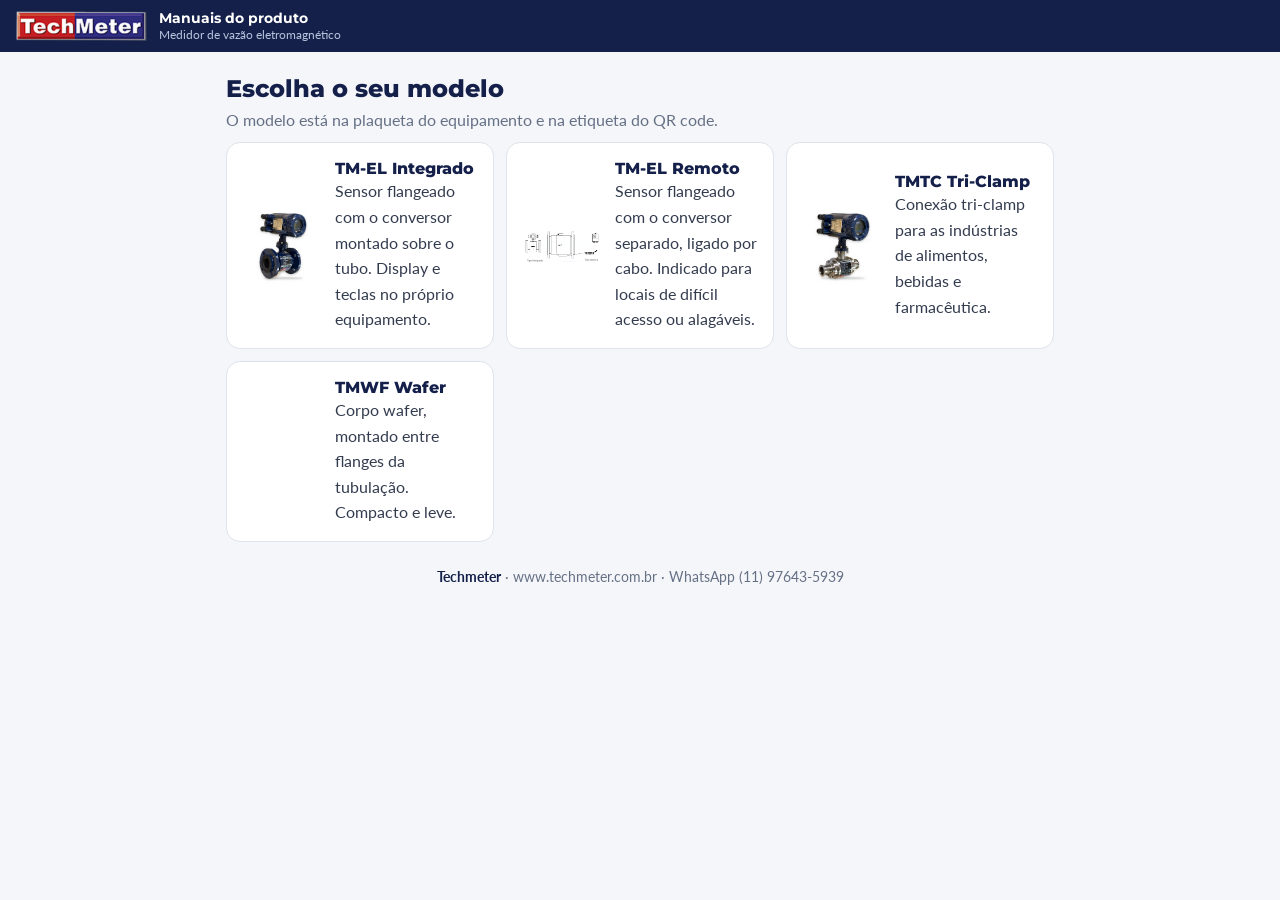
<file: site/manual/eletromagnetico/index.html>
<!doctype html>
<html lang="pt-BR"><head><meta charset="utf-8"><meta name="viewport" content="width=device-width, initial-scale=1, viewport-fit=cover">
<title>Manuais · Medidor eletromagnético · Techmeter</title><meta name="theme-color" content="#14204a">
<meta name="color-scheme" content="light">
<link rel="stylesheet" href="estilo.css">
<style>@font-face{font-family:Lato;src:url(fontes/Lato-Regular.ttf)}@font-face{font-family:Lato;font-weight:700;src:url(fontes/Lato-Bold.ttf)}@font-face{font-family:Montserrat;font-weight:100 900;src:url("fontes/Montserrat[wght].ttf")}</style>
</head><body>
<header class="topo"><img src="img/logo-techmeter.png" alt="TechMeter"><div class="t">Manuais do produto<small>Medidor de vazão eletromagnético</small></div></header>
<main class="pagina">
  <h1 style="font:800 24px Montserrat;color:var(--ink);margin:6px 0 4px">Escolha o seu modelo</h1>
  <p style="color:var(--soft)">O modelo está na plaqueta do equipamento e na etiqueta do QR code.</p>
  <div class="modelos"><a class="modelo" href="tm-el-integrado/"><img src="img/tm-el-flangeado-carbono.jpg" alt=""><div><b>TM-EL Integrado</b>Sensor flangeado com o conversor montado sobre o tubo. Display e teclas no próprio equipamento.</div></a><a class="modelo" href="tm-el-remoto/"><img src="img/tipos-integrado-remoto.png" alt=""><div><b>TM-EL Remoto</b>Sensor flangeado com o conversor separado, ligado por cabo. Indicado para locais de difícil acesso ou alagáveis.</div></a><a class="modelo" href="tmtc-sanitario/"><img src="img/tm-el-sanitario-triclamp-inox.jpg" alt=""><div><b>TMTC Tri-Clamp</b>Conexão tri-clamp para as indústrias de alimentos, bebidas e farmacêutica.</div></a><a class="modelo" href="tmwf-wafer/"><div></div><div><b>TMWF Wafer</b>Corpo wafer, montado entre flanges da tubulação. Compacto e leve.</div></a></div>
  <footer class="rodape"><b>Techmeter</b> · www.techmeter.com.br · WhatsApp (11) 97643-5939</footer>
</main></body></html>
</file>
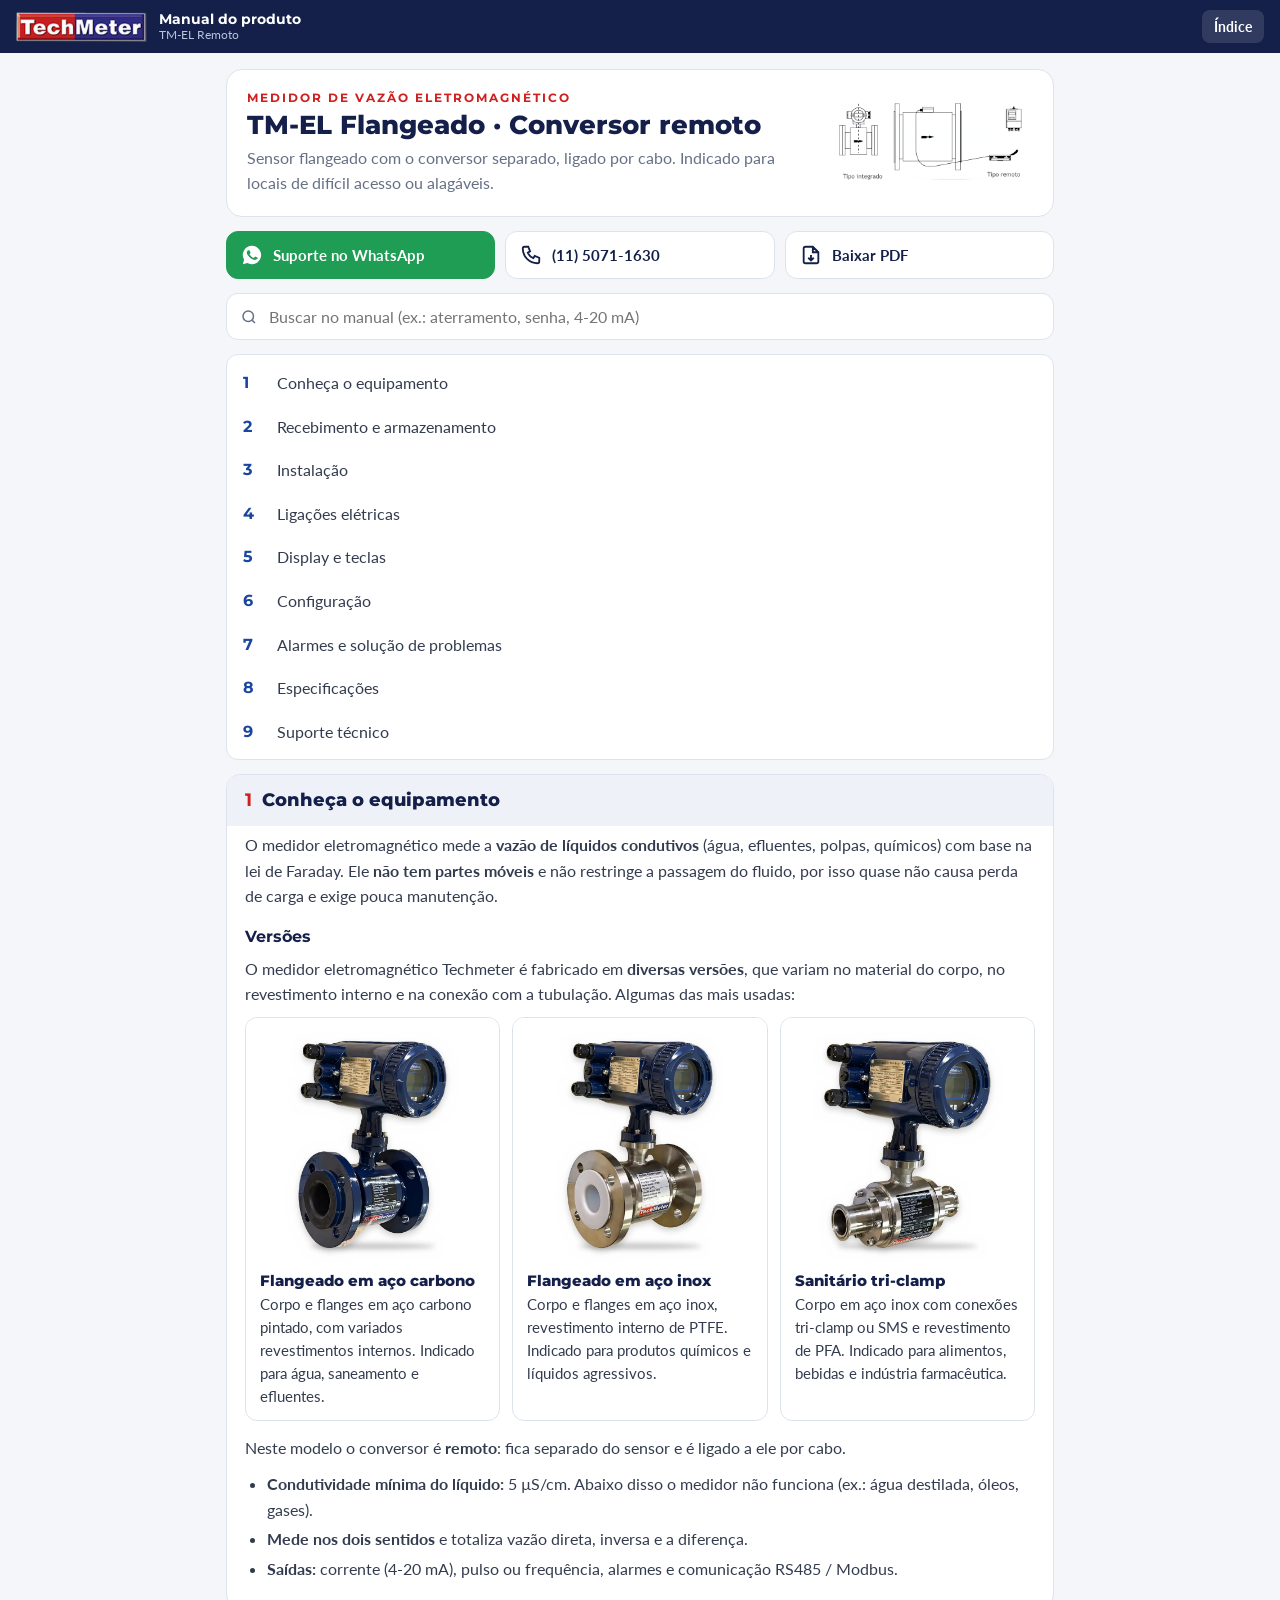
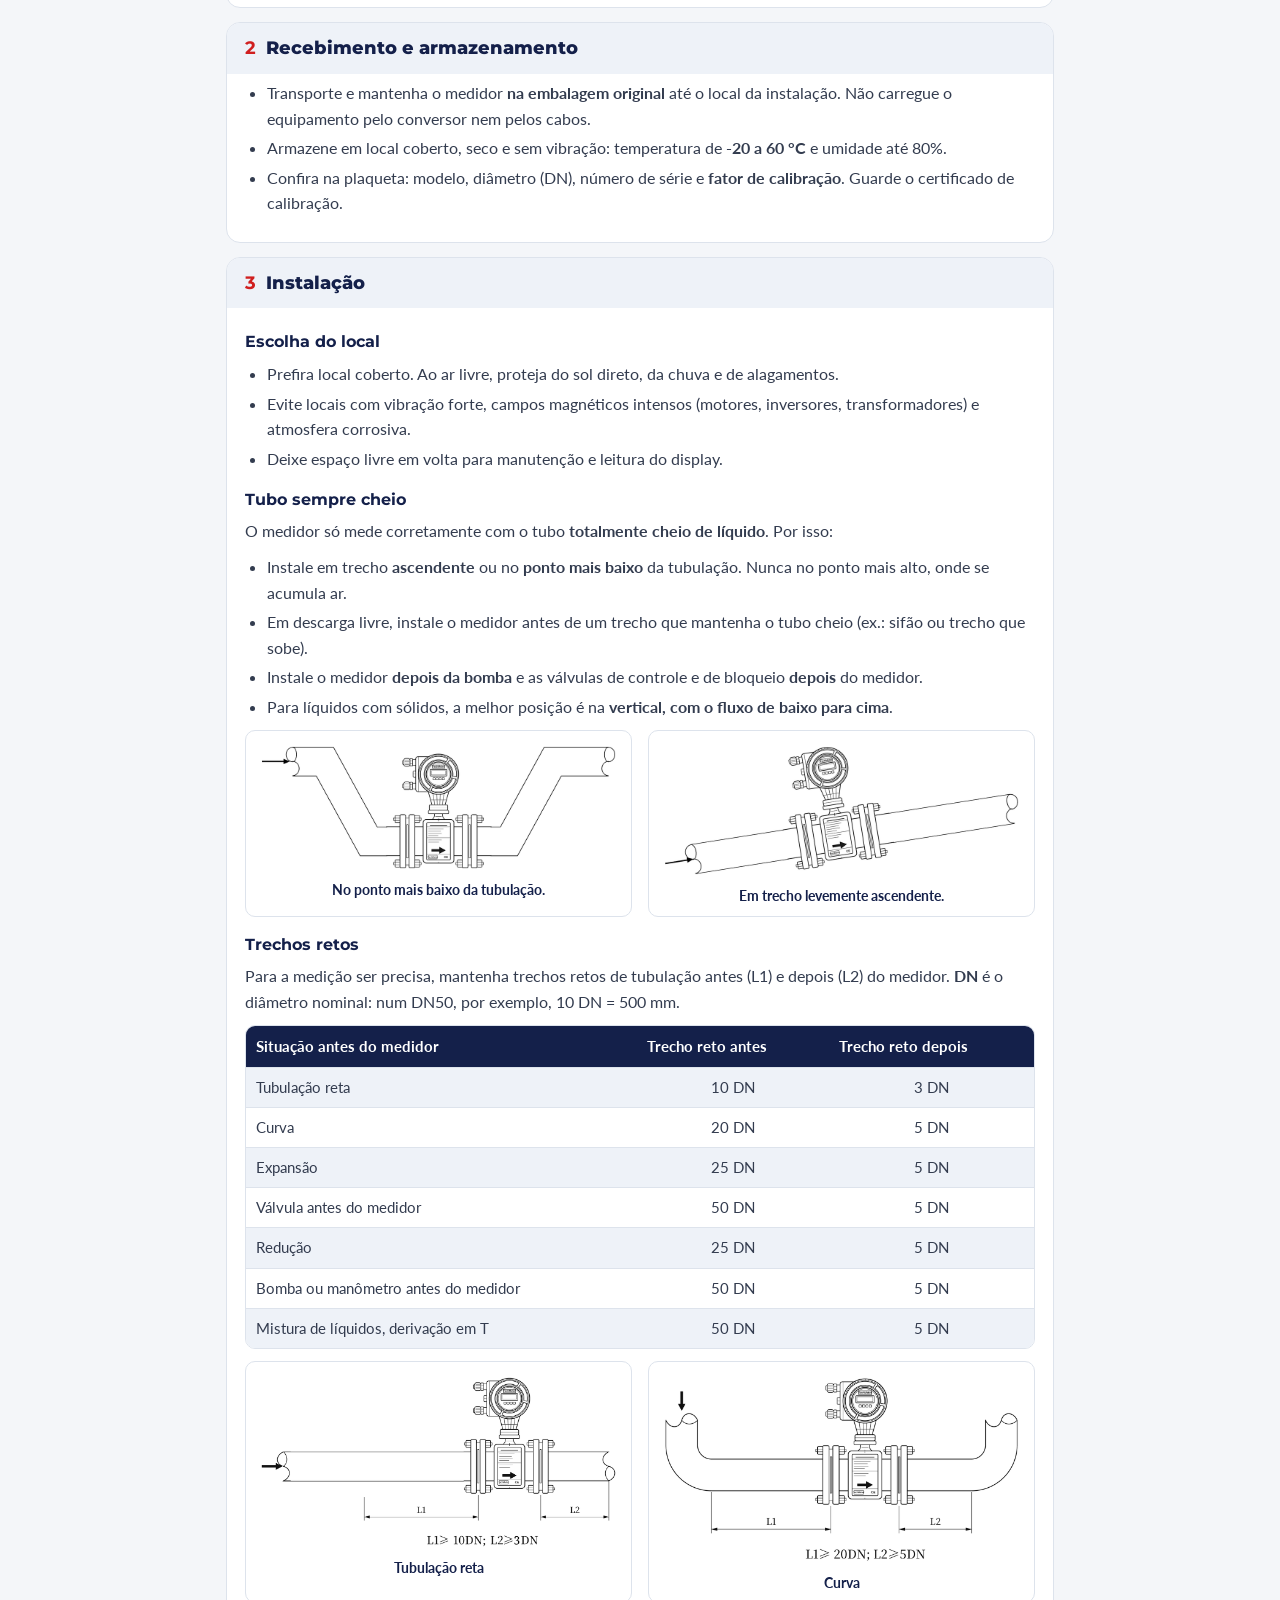
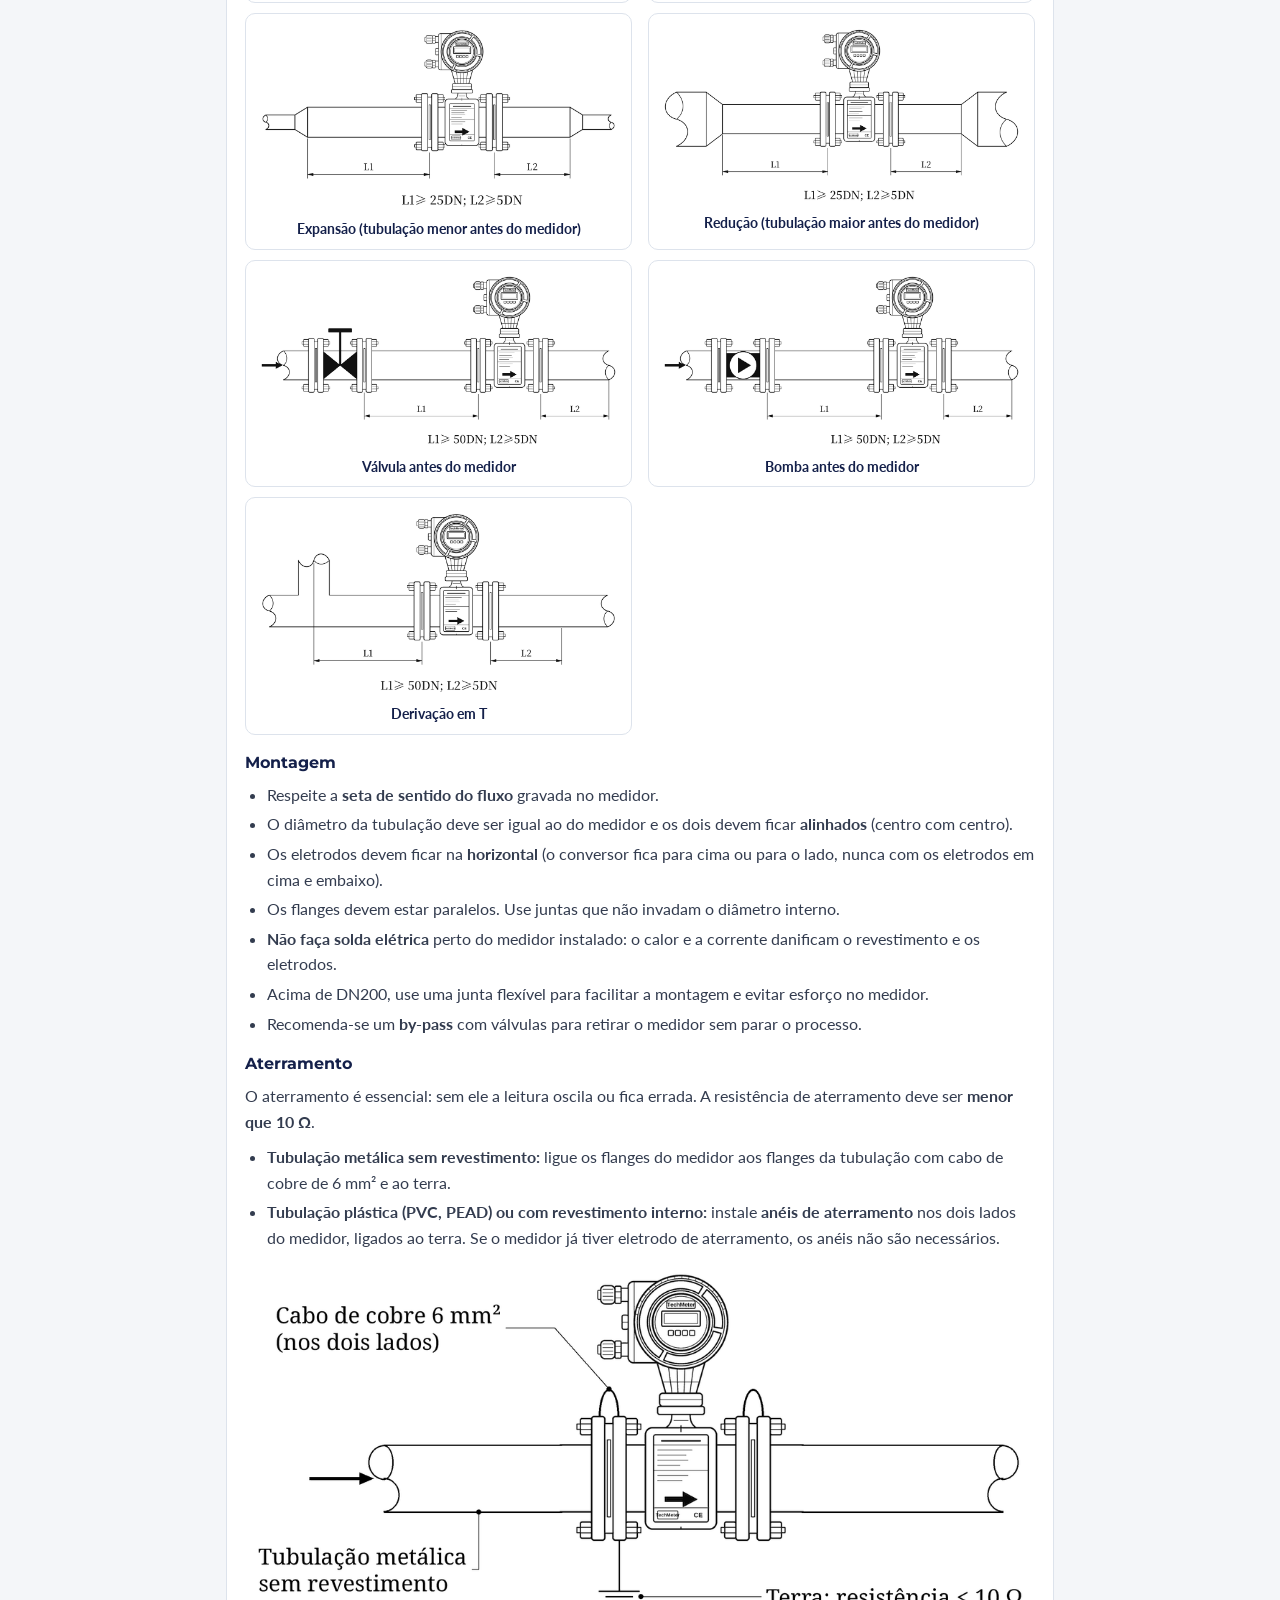
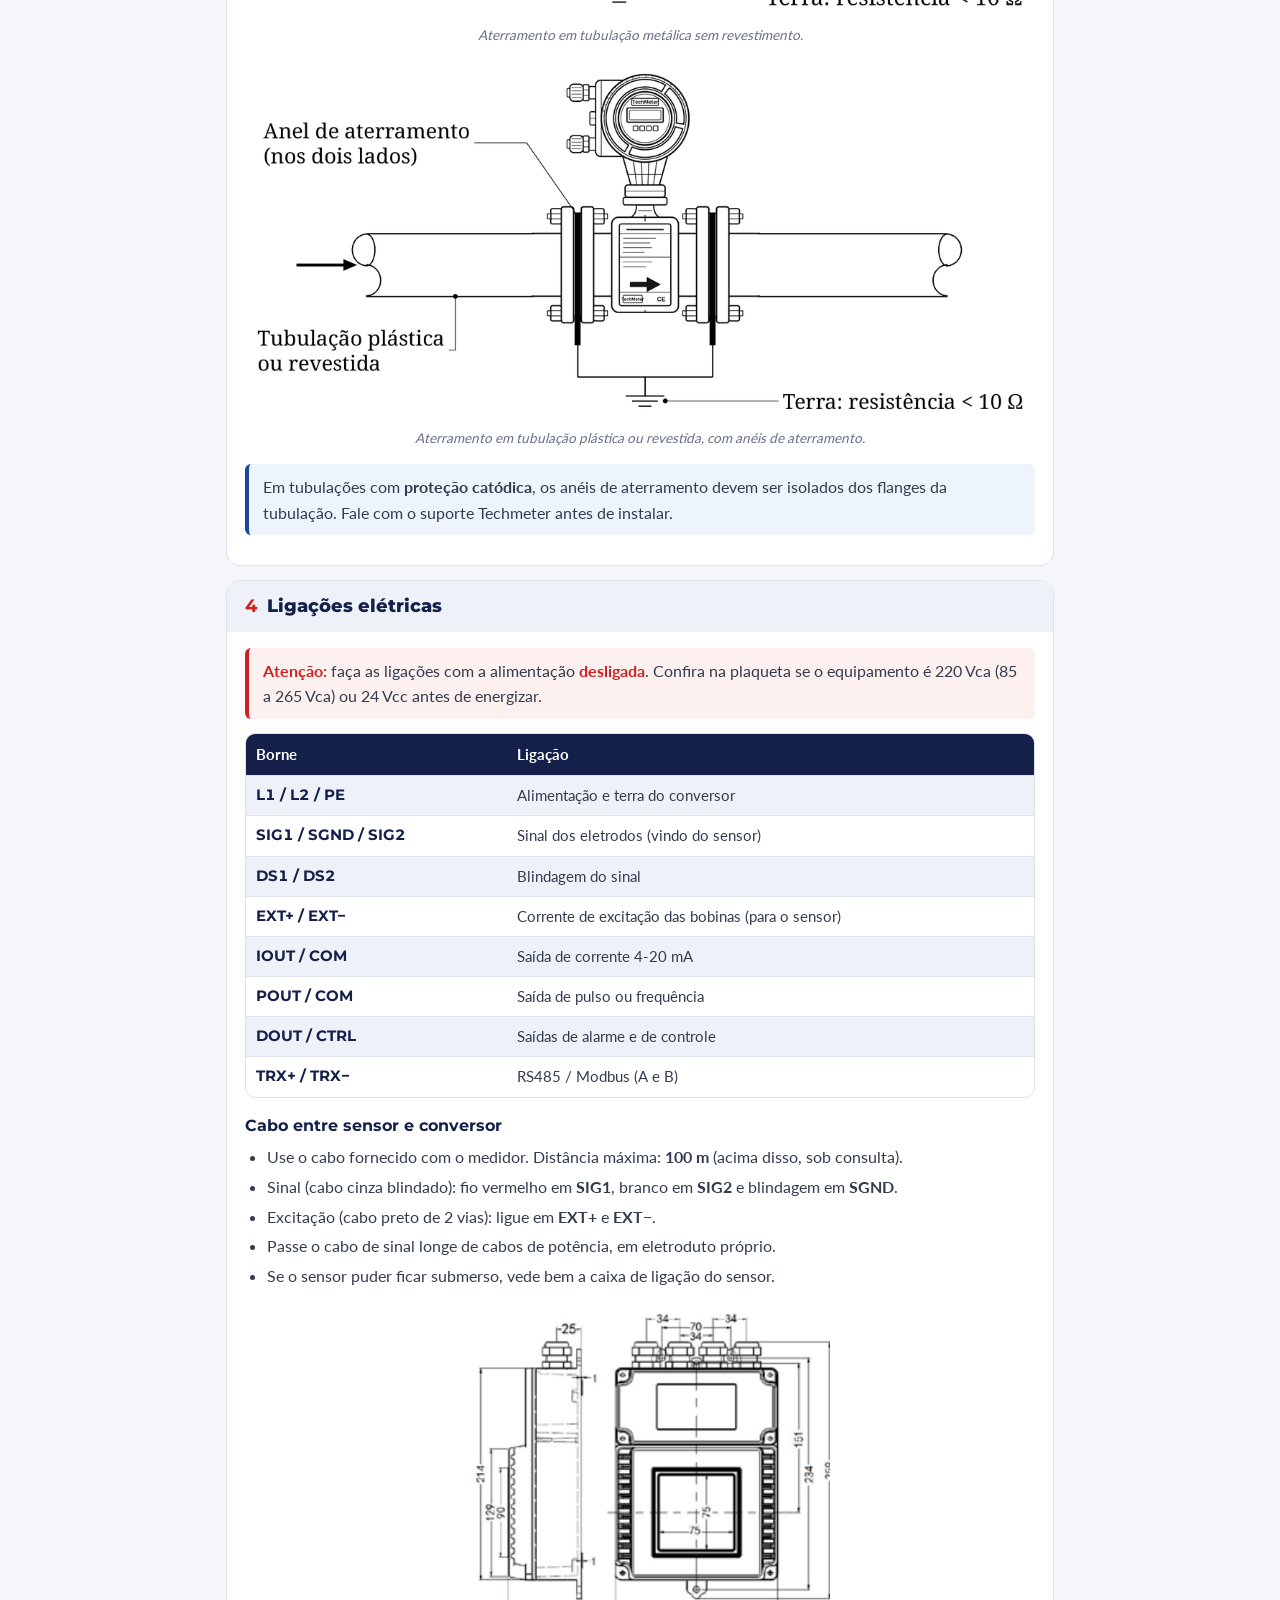
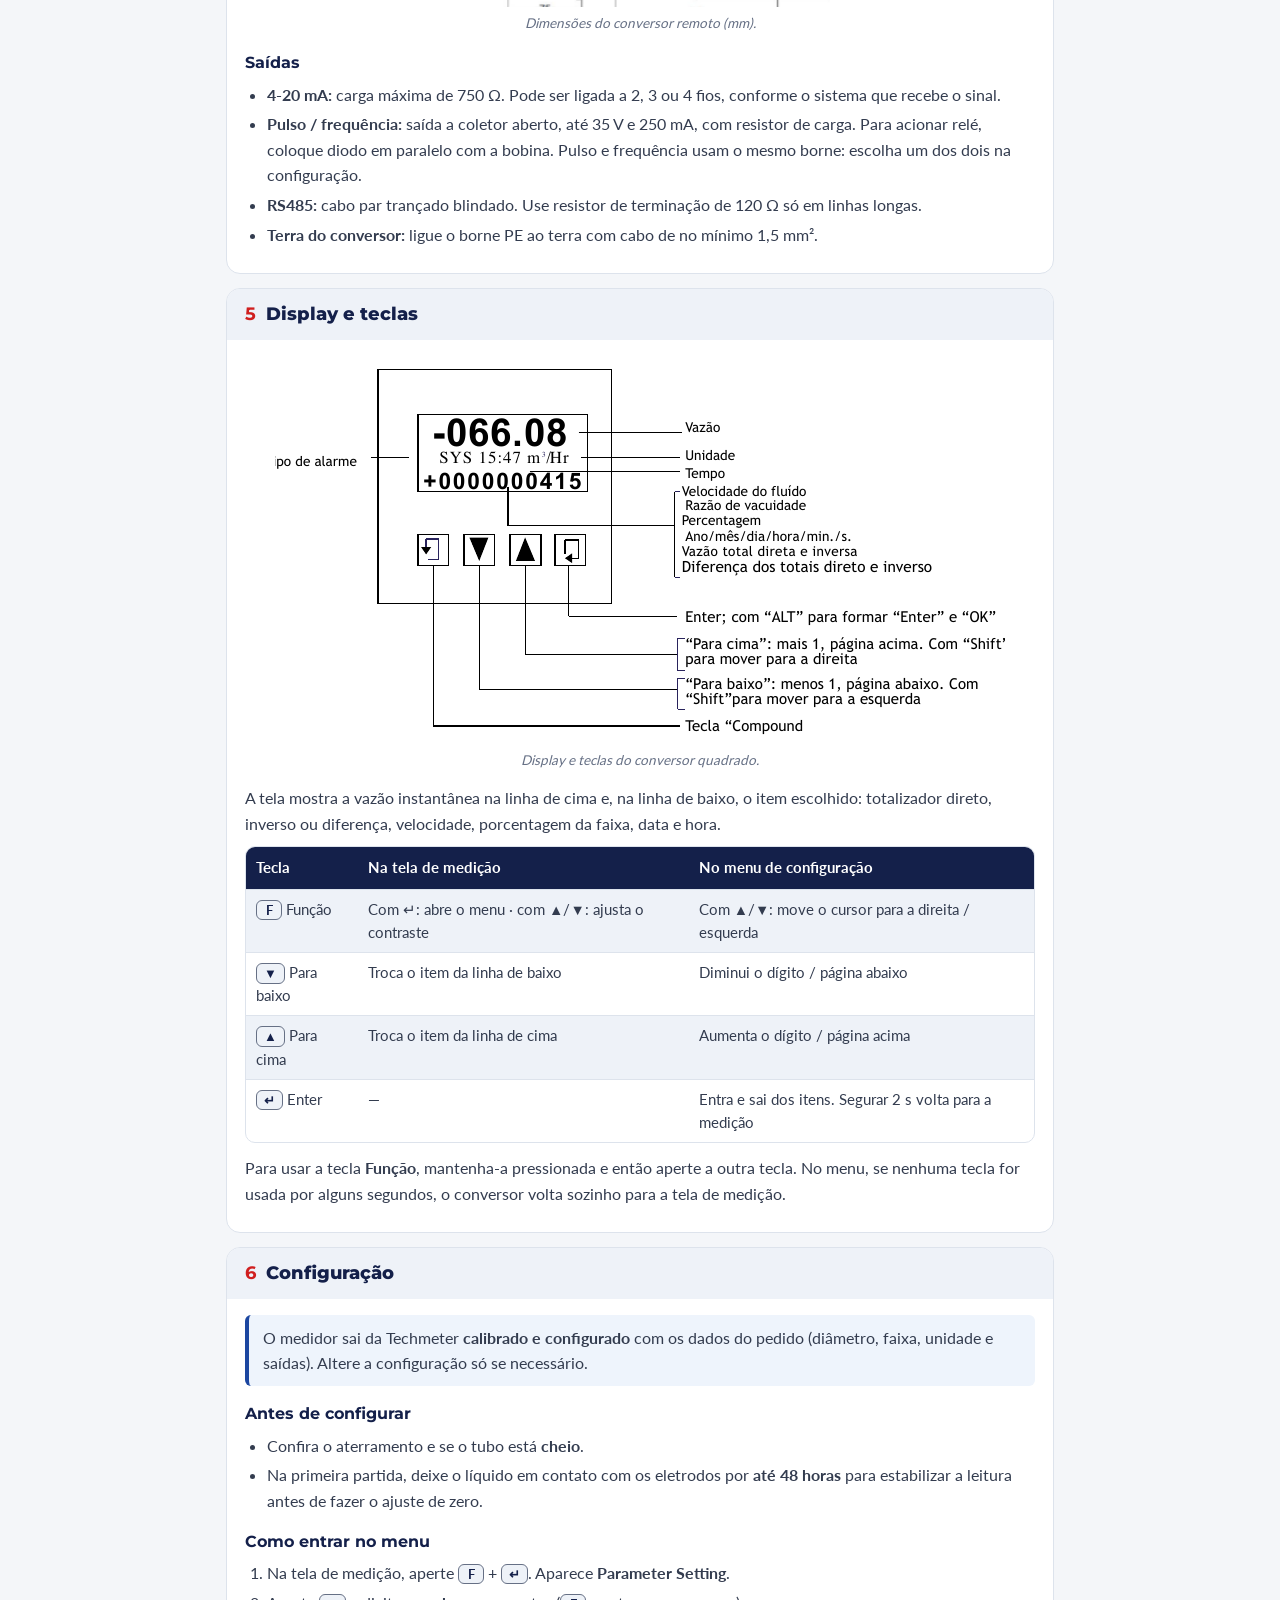
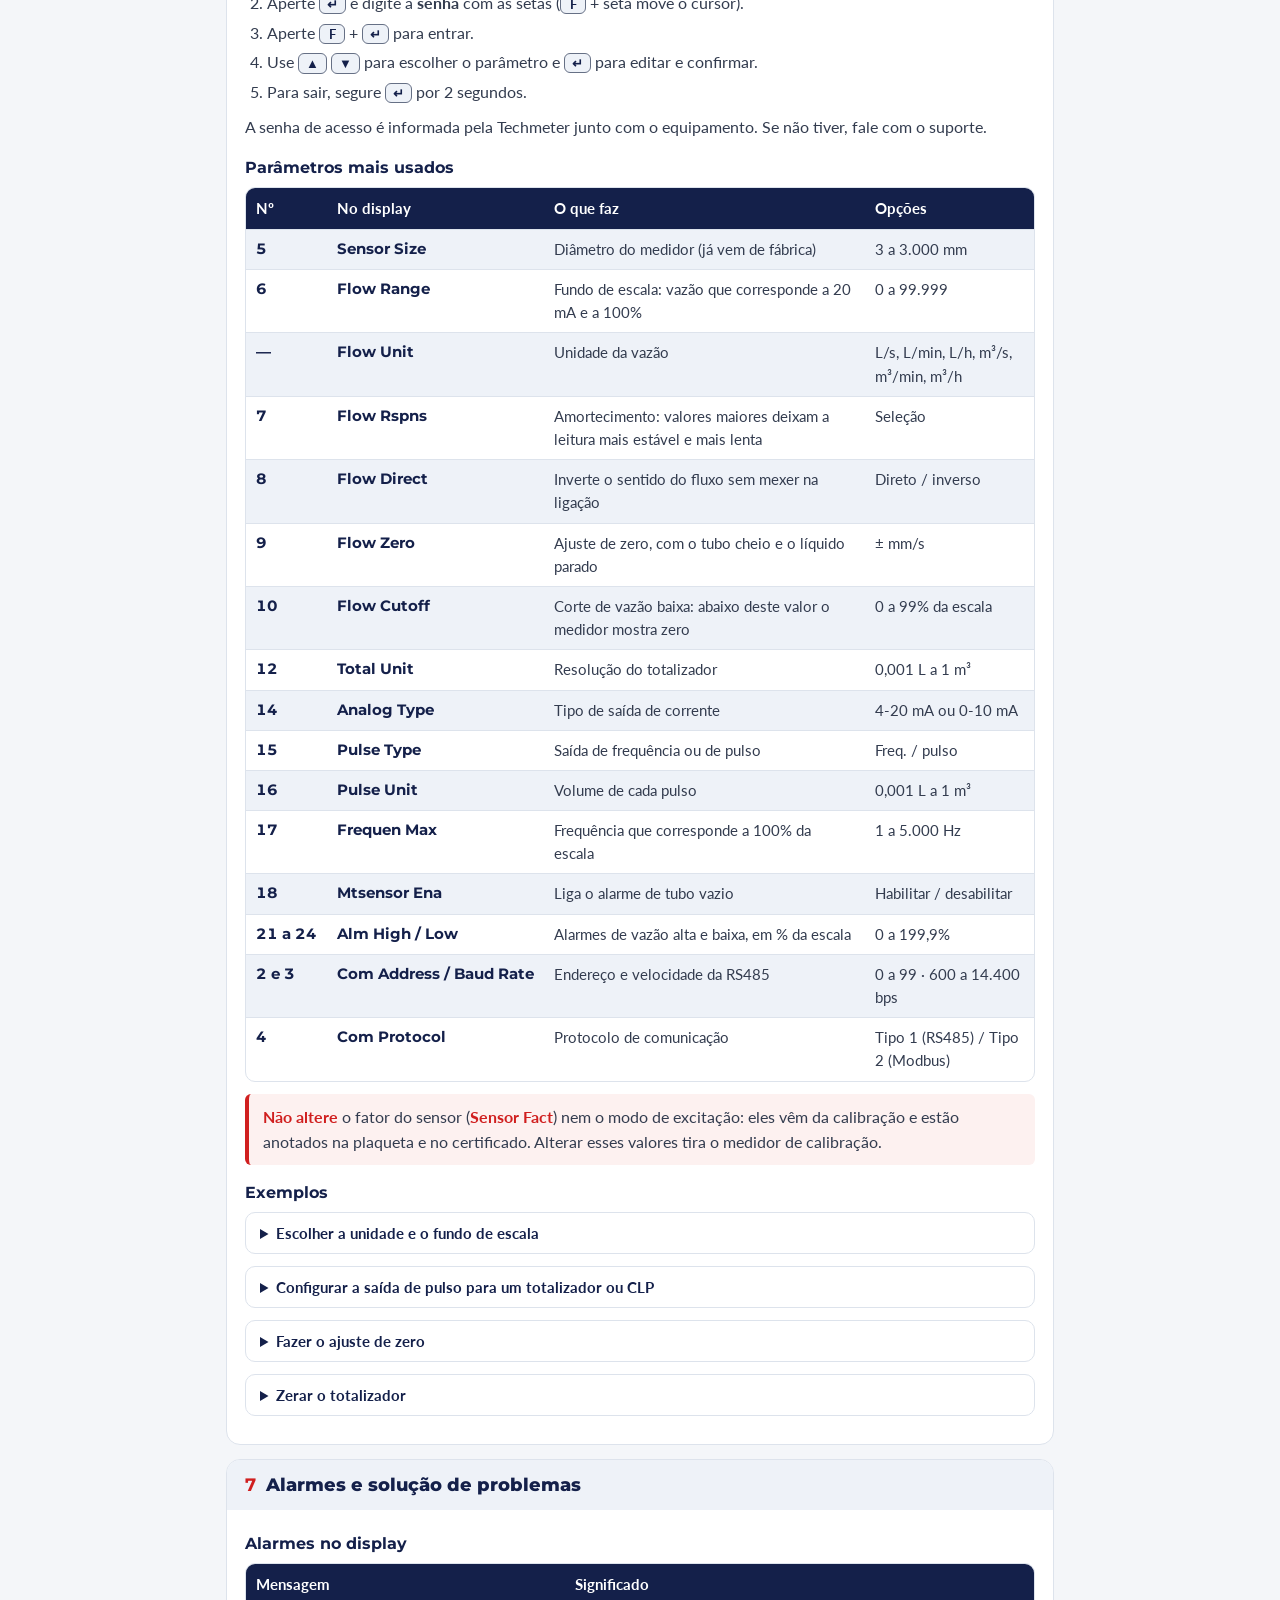
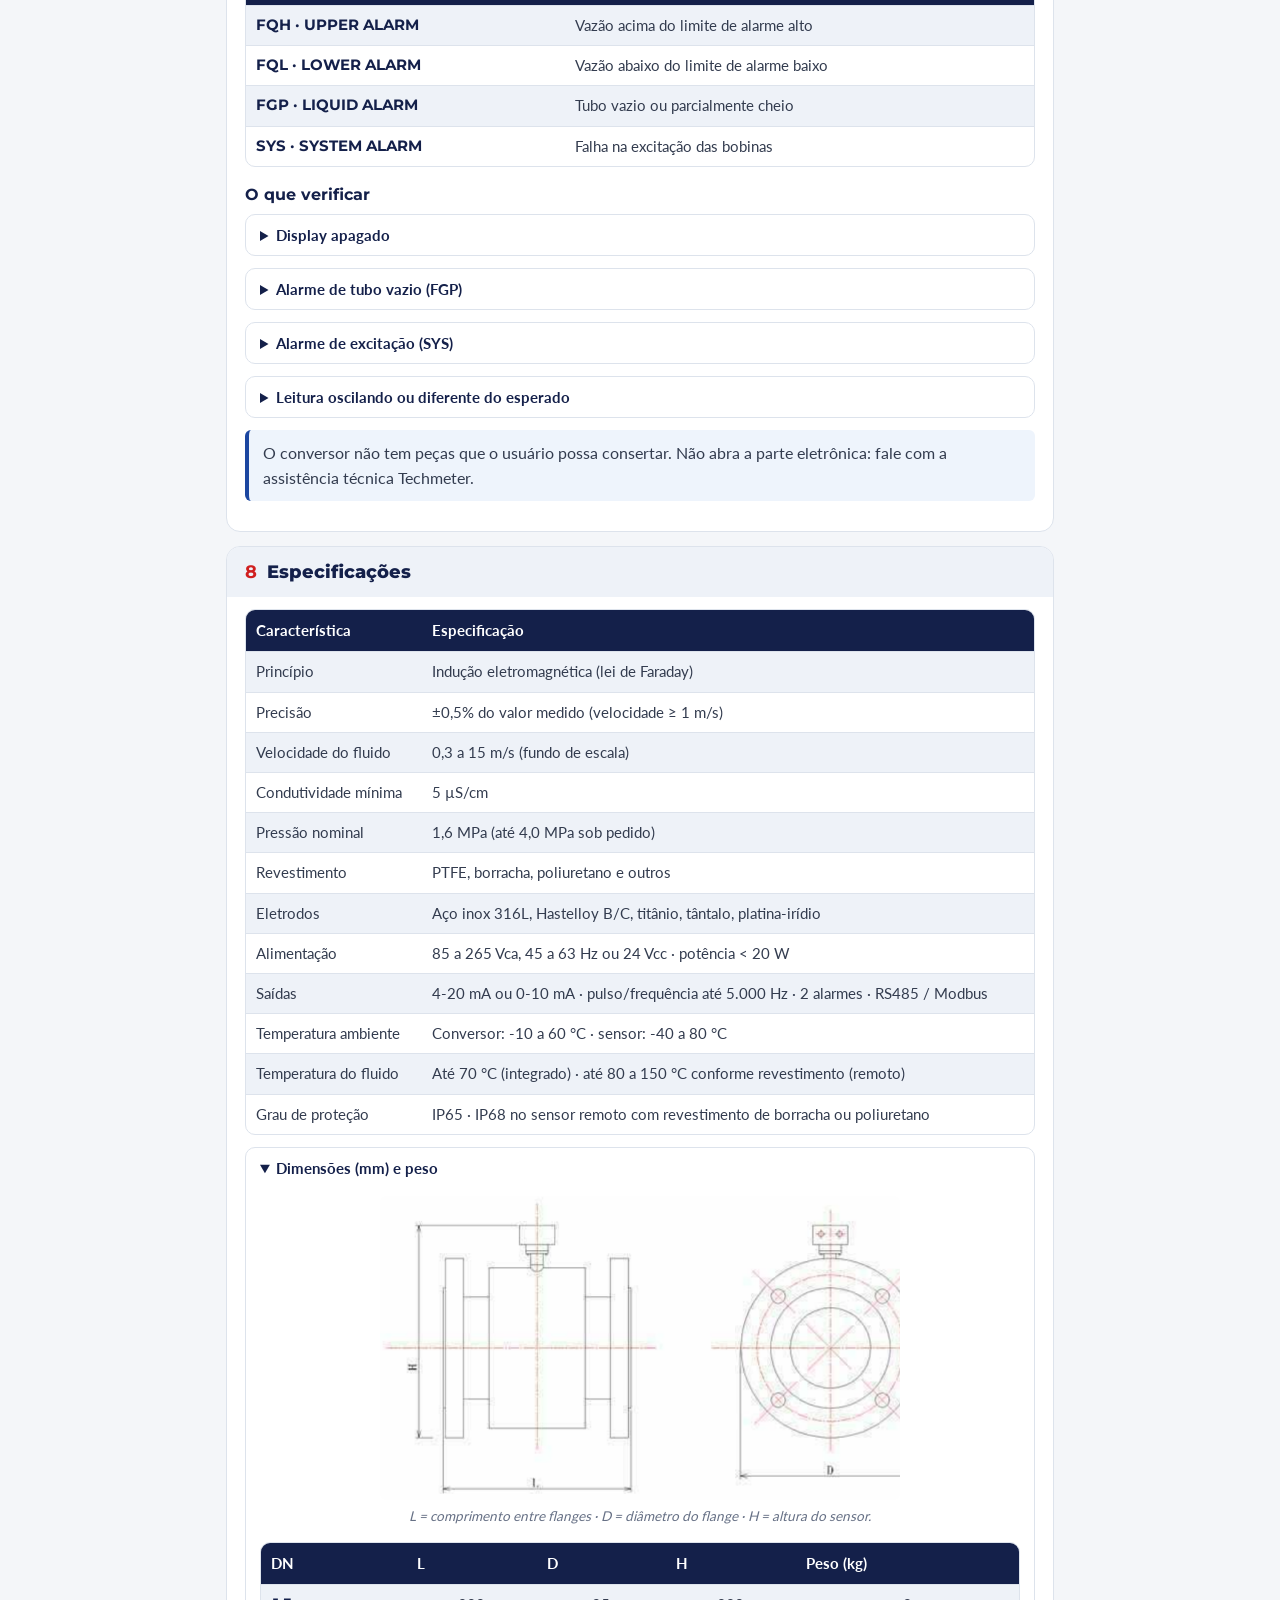
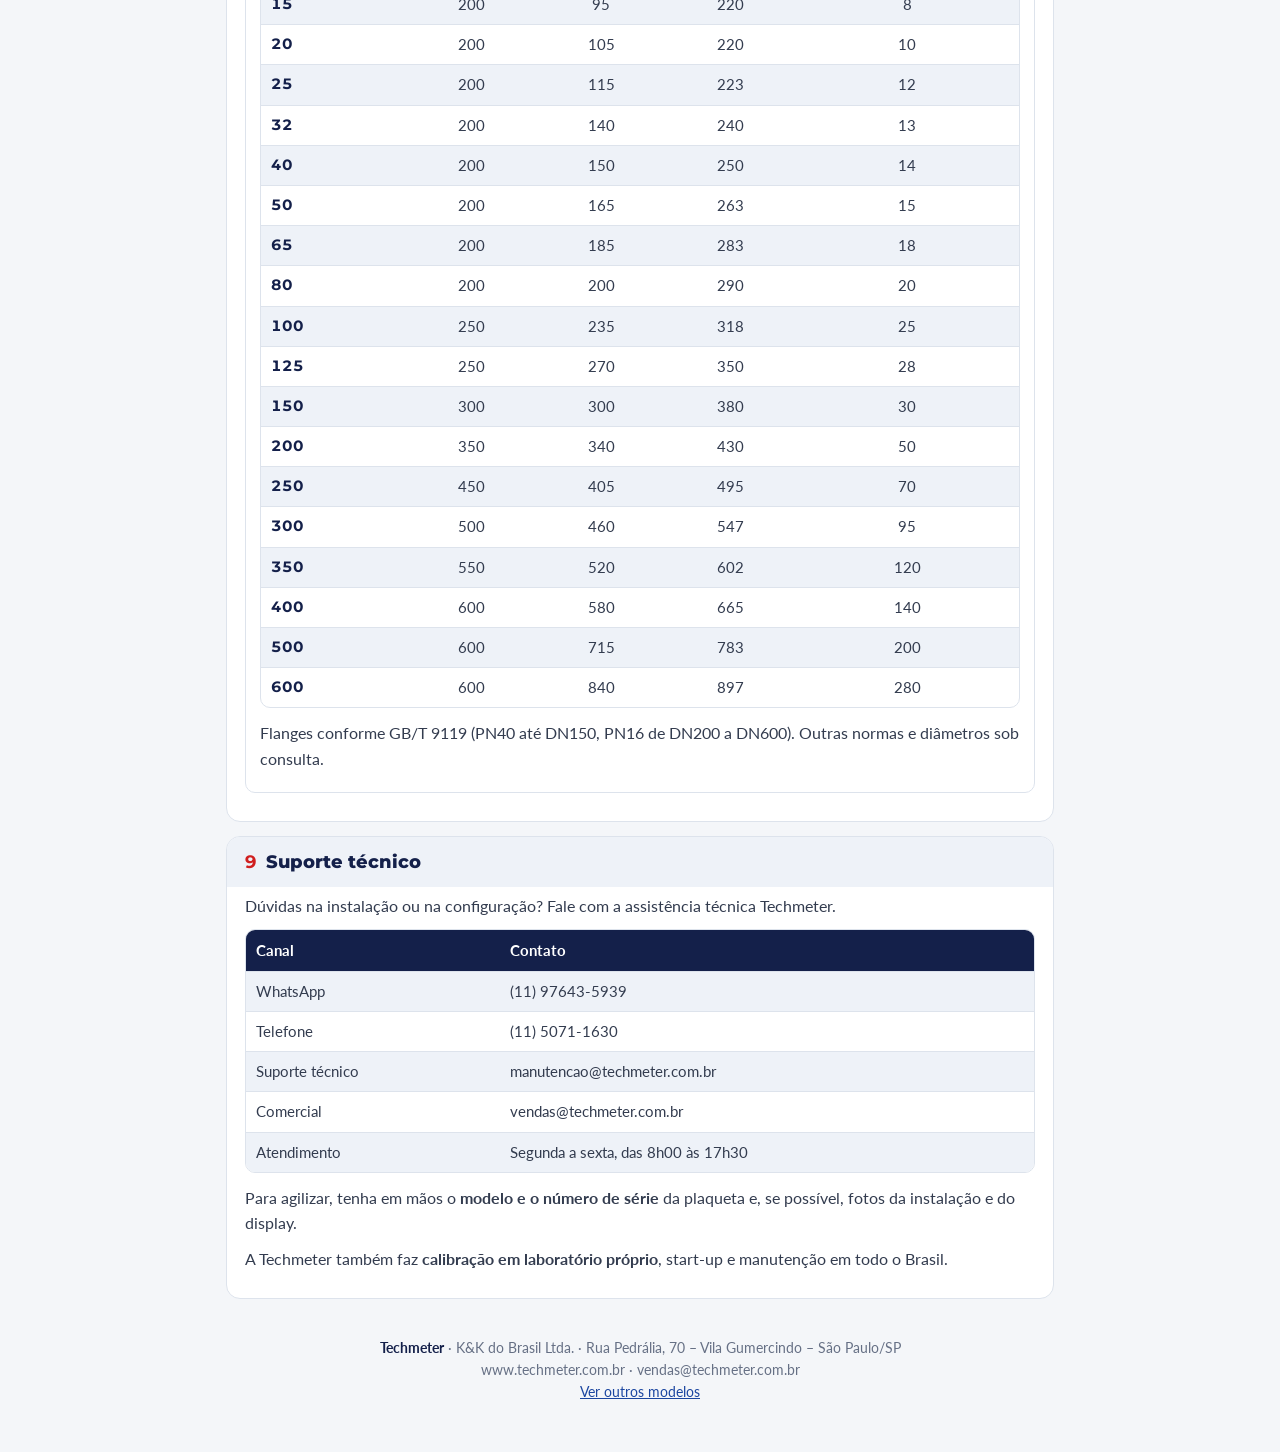
<file: site/manual/eletromagnetico/tm-el-remoto/index.html>
<!doctype html>
<html lang="pt-BR"><head><meta charset="utf-8">
<meta name="viewport" content="width=device-width, initial-scale=1, viewport-fit=cover">
<title>Manual TM-EL Remoto · Techmeter</title>
<meta name="description" content="Manual do medidor de vazão eletromagnético TM-EL Flangeado · Conversor remoto: instalação, ligações e configuração.">
<link rel="canonical" href="https://tm-el-3d.pages.dev/manual/eletromagnetico/tm-el-remoto/">
<meta name="theme-color" content="#14204a">
<meta name="color-scheme" content="light">
<link rel="stylesheet" href="../estilo.css">
</head><body>
<header class="topo"><img src="../img/logo-techmeter.png" alt="TechMeter"><div class="t">Manual do produto<small>TM-EL Remoto</small></div><button type="button" id="ir-indice">Índice</button></header>
<main class="pagina">
  <div class="capa">
    <div><div class="eyebrow">Medidor de vazão eletromagnético</div><h1>TM-EL Flangeado · Conversor remoto</h1><p>Sensor flangeado com o conversor separado, ligado por cabo. Indicado para locais de difícil acesso ou alagáveis.</p></div>
    <div class="foto"><img src="../img/tipos-integrado-remoto.png" alt="TM-EL Flangeado · Conversor remoto"></div>
  </div>
  <nav class="acoes">
    <a class="zap" href="https://wa.me/5511976435939?text=Olá!%20Preciso%20de%20suporte%20com%20o%20medidor%20eletromagnético%20TM-EL%20Remoto." target="_blank" rel="noopener"><svg viewBox="0 0 24 24"><path fill="currentColor" d="M12 2a10 10 0 0 0-8.6 15.1L2 22l5-1.3A10 10 0 1 0 12 2zm5.3 14.1c-.2.6-1.3 1.2-1.8 1.2-.5.1-1 .2-3.3-.7-2.8-1.1-4.6-4-4.7-4.2-.1-.2-1.1-1.5-1.1-2.9s.7-2.1 1-2.4c.3-.3.6-.3.8-.3h.6c.2 0 .4 0 .6.5l.9 2.1c.1.2.1.4 0 .5l-.4.6-.4.4c-.1.1-.3.3-.1.6.2.3.8 1.3 1.7 2.1 1.2 1 2.1 1.3 2.4 1.5.3.1.5.1.7-.1l.9-1.1c.2-.3.4-.2.7-.1l2 1c.3.1.5.2.5.3.1.2.1.6-.1 1.1z"/></svg>Suporte no WhatsApp</a>
    <a href="tel:+551150711630"><svg viewBox="0 0 24 24"><path fill="none" stroke="currentColor" stroke-width="2" d="M5 3h4l2 5-2.5 1.5a11 11 0 0 0 6 6L16 13l5 2v4a2 2 0 0 1-2 2A16 16 0 0 1 3 5a2 2 0 0 1 2-2z"/></svg>(11) 5071-1630</a>
    <a href="manual-tm-el-remoto.pdf" download><svg viewBox="0 0 24 24"><path fill="none" stroke="currentColor" stroke-width="2" d="M14 3H6a2 2 0 0 0-2 2v14a2 2 0 0 0 2 2h12a2 2 0 0 0 2-2V9zM14 3v6h6M12 12v6m-3-3 3 3 3-3"/></svg>Baixar PDF</a>
    
  </nav>
  
  <div class="busca"><label for="busca" class="so-tela" style="position:absolute;left:-9999px">Buscar no manual</label><svg viewBox="0 0 24 24"><circle cx="11" cy="11" r="7" fill="none" stroke="currentColor" stroke-width="2"/><path d="m20 20-4-4" stroke="currentColor" stroke-width="2"/></svg><input id="busca" type="search" placeholder="Buscar no manual (ex.: aterramento, senha, 4-20 mA)" autocomplete="off"><p class="vazio" id="busca-vazio" hidden>Nada encontrado. Tente outra palavra ou fale com o suporte.</p></div>
  <nav class="indice" aria-label="Índice"><a href="#conheca"><b>1</b>Conheça o equipamento</a><a href="#recebimento"><b>2</b>Recebimento e armazenamento</a><a href="#instalacao"><b>3</b>Instalação</a><a href="#ligacoes"><b>4</b>Ligações elétricas</a><a href="#display"><b>5</b>Display e teclas</a><a href="#configuracao"><b>6</b>Configuração</a><a href="#problemas"><b>7</b>Alarmes e solução de problemas</a><a href="#especificacoes"><b>8</b>Especificações</a><a href="#suporte"><b>9</b>Suporte técnico</a></nav>
  <section class="cap" id="conheca"><h2><b>1</b>Conheça o equipamento</h2><div class="corpo">
<p>O medidor eletromagnético mede a <b>vazão de líquidos condutivos</b> (água, efluentes, polpas, químicos) com base na lei de Faraday. Ele <b>não tem partes móveis</b> e não restringe a passagem do fluido, por isso quase não causa perda de carga e exige pouca manutenção.</p>
<h3>Versões</h3>
<p>O medidor eletromagnético Techmeter é fabricado em <b>diversas versões</b>, que variam no material do corpo, no revestimento interno e na conexão com a tubulação. Algumas das mais usadas:</p>
<div class="versoes"><figure class="versao"><a href="../img/tm-el-flangeado-carbono.jpg" target="_blank" title="Abrir a foto ampliada"><img src="../img/tm-el-flangeado-carbono.jpg" alt="Medidor eletromagnético Techmeter, versão Flangeado em aço carbono" loading="lazy"></a><figcaption><b>Flangeado em aço carbono</b>Corpo e flanges em aço carbono pintado, com variados revestimentos internos. Indicado para água, saneamento e efluentes.</figcaption></figure><figure class="versao"><a href="../img/tm-el-flangeado-inox-ptfe.jpg" target="_blank" title="Abrir a foto ampliada"><img src="../img/tm-el-flangeado-inox-ptfe.jpg" alt="Medidor eletromagnético Techmeter, versão Flangeado em aço inox" loading="lazy"></a><figcaption><b>Flangeado em aço inox</b>Corpo e flanges em aço inox, revestimento interno de PTFE. Indicado para produtos químicos e líquidos agressivos.</figcaption></figure><figure class="versao"><a href="../img/tm-el-sanitario-triclamp-inox.jpg" target="_blank" title="Abrir a foto ampliada"><img src="../img/tm-el-sanitario-triclamp-inox.jpg" alt="Medidor eletromagnético Techmeter, versão Sanitário tri-clamp" loading="lazy"></a><figcaption><b>Sanitário tri-clamp</b>Corpo em aço inox com conexões tri-clamp ou SMS e revestimento de PFA. Indicado para alimentos, bebidas e indústria farmacêutica.</figcaption></figure></div>
<p>Neste modelo o conversor é <b>remoto</b>: fica separado do sensor e é ligado a ele por cabo.</p>
<ul>
  <li><b>Condutividade mínima do líquido:</b> 5 µS/cm. Abaixo disso o medidor não funciona (ex.: água destilada, óleos, gases).</li>
  <li><b>Mede nos dois sentidos</b> e totaliza vazão direta, inversa e a diferença.</li>
  <li><b>Saídas:</b> corrente (4-20 mA), pulso ou frequência, alarmes e comunicação RS485 / Modbus.</li>
</ul></div></section><section class="cap" id="recebimento"><h2><b>2</b>Recebimento e armazenamento</h2><div class="corpo">
<ul>
  <li>Transporte e mantenha o medidor <b>na embalagem original</b> até o local da instalação. Não carregue o equipamento pelo conversor nem pelos cabos.</li>
  <li>Armazene em local coberto, seco e sem vibração: temperatura de <b>-20 a 60 °C</b> e umidade até 80%.</li>
  <li>Confira na plaqueta: modelo, diâmetro (DN), número de série e <b>fator de calibração</b>. Guarde o certificado de calibração.</li>
</ul></div></section><section class="cap" id="instalacao"><h2><b>3</b>Instalação</h2><div class="corpo">
<h3>Escolha do local</h3>
<ul>
  <li>Prefira local coberto. Ao ar livre, proteja do sol direto, da chuva e de alagamentos.</li>
  <li>Evite locais com vibração forte, campos magnéticos intensos (motores, inversores, transformadores) e atmosfera corrosiva.</li>
  <li>Deixe espaço livre em volta para manutenção e leitura do display.</li>
</ul>

<h3>Tubo sempre cheio</h3>
<p>O medidor só mede corretamente com o tubo <b>totalmente cheio de líquido</b>. Por isso:</p>
<ul>
  <li>Instale em trecho <b>ascendente</b> ou no <b>ponto mais baixo</b> da tubulação. Nunca no ponto mais alto, onde se acumula ar.</li>
  <li>Em descarga livre, instale o medidor antes de um trecho que mantenha o tubo cheio (ex.: sifão ou trecho que sobe).</li>
  <li>Instale o medidor <b>depois da bomba</b> e as válvulas de controle e de bloqueio <b>depois</b> do medidor.</li>
  <li>Para líquidos com sólidos, a melhor posição é na <b>vertical, com o fluxo de baixo para cima</b>.</li>
</ul>
<div class="figs">
<figure class="fig"><a href="../img/instalacao-ponto-baixo.png" target="_blank" title="Abrir a figura ampliada"><img src="../img/instalacao-ponto-baixo.png" alt="No ponto mais baixo da tubulação." loading="lazy"></a><figcaption>No ponto mais baixo da tubulação.</figcaption></figure>
<figure class="fig"><a href="../img/instalacao-ascendente.png" target="_blank" title="Abrir a figura ampliada"><img src="../img/instalacao-ascendente.png" alt="Em trecho levemente ascendente." loading="lazy"></a><figcaption>Em trecho levemente ascendente.</figcaption></figure>
</div>

<h3>Trechos retos</h3>
<p>Para a medição ser precisa, mantenha trechos retos de tubulação antes (L1) e depois (L2) do medidor. <b>DN</b> é o diâmetro nominal: num DN50, por exemplo, 10 DN = 500 mm.</p>
<div class="tabela"><table><tr><th>Situação antes do medidor</th><th>Trecho reto antes</th><th>Trecho reto depois</th></tr><tr><td>Tubulação reta</td><td class=c>10 DN</td><td class=c>3 DN</td></tr><tr><td>Curva</td><td class=c>20 DN</td><td class=c>5 DN</td></tr><tr><td>Expansão</td><td class=c>25 DN</td><td class=c>5 DN</td></tr><tr><td>Válvula antes do medidor</td><td class=c>50 DN</td><td class=c>5 DN</td></tr><tr><td>Redução</td><td class=c>25 DN</td><td class=c>5 DN</td></tr><tr><td>Bomba ou manômetro antes do medidor</td><td class=c>50 DN</td><td class=c>5 DN</td></tr><tr><td>Mistura de líquidos, derivação em T</td><td class=c>50 DN</td><td class=c>5 DN</td></tr></table></div>
<div class="figs">
<figure class="fig"><a href="../img/reto-tubulacao-reta.png" target="_blank" title="Abrir a figura ampliada"><img src="../img/reto-tubulacao-reta.png" alt="Tubulação reta" loading="lazy"></a><figcaption>Tubulação reta</figcaption></figure>
<figure class="fig"><a href="../img/reto-curva.png" target="_blank" title="Abrir a figura ampliada"><img src="../img/reto-curva.png" alt="Curva" loading="lazy"></a><figcaption>Curva</figcaption></figure>
<figure class="fig"><a href="../img/reto-expansao.png" target="_blank" title="Abrir a figura ampliada"><img src="../img/reto-expansao.png" alt="Expansão (tubulação menor antes do medidor)" loading="lazy"></a><figcaption>Expansão (tubulação menor antes do medidor)</figcaption></figure>
<figure class="fig"><a href="../img/reto-reducao.png" target="_blank" title="Abrir a figura ampliada"><img src="../img/reto-reducao.png" alt="Redução (tubulação maior antes do medidor)" loading="lazy"></a><figcaption>Redução (tubulação maior antes do medidor)</figcaption></figure>
<figure class="fig"><a href="../img/reto-valvula.png" target="_blank" title="Abrir a figura ampliada"><img src="../img/reto-valvula.png" alt="Válvula antes do medidor" loading="lazy"></a><figcaption>Válvula antes do medidor</figcaption></figure>
<figure class="fig"><a href="../img/reto-bomba.png" target="_blank" title="Abrir a figura ampliada"><img src="../img/reto-bomba.png" alt="Bomba antes do medidor" loading="lazy"></a><figcaption>Bomba antes do medidor</figcaption></figure>
<figure class="fig"><a href="../img/reto-derivacao-t.png" target="_blank" title="Abrir a figura ampliada"><img src="../img/reto-derivacao-t.png" alt="Derivação em T" loading="lazy"></a><figcaption>Derivação em T</figcaption></figure>
</div>

<h3>Montagem</h3>
<ul>
  <li>Respeite a <b>seta de sentido do fluxo</b> gravada no medidor.</li>
  <li>O diâmetro da tubulação deve ser igual ao do medidor e os dois devem ficar <b>alinhados</b> (centro com centro).</li>
  <li>Os eletrodos devem ficar na <b>horizontal</b> (o conversor fica para cima ou para o lado, nunca com os eletrodos em cima e embaixo).</li>
  <li>Os flanges devem estar paralelos. Use juntas que não invadam o diâmetro interno.</li>
  <li><b>Não faça solda elétrica</b> perto do medidor instalado: o calor e a corrente danificam o revestimento e os eletrodos.</li>
  <li>Acima de DN200, use uma junta flexível para facilitar a montagem e evitar esforço no medidor.</li>
  <li>Recomenda-se um <b>by-pass</b> com válvulas para retirar o medidor sem parar o processo.</li>
</ul>

<h3>Aterramento</h3>
<p>O aterramento é essencial: sem ele a leitura oscila ou fica errada. A resistência de aterramento deve ser <b>menor que 10 Ω</b>.</p>
<ul>
  <li><b>Tubulação metálica sem revestimento:</b> ligue os flanges do medidor aos flanges da tubulação com cabo de cobre de 6 mm² e ao terra.</li>
  <li><b>Tubulação plástica (PVC, PEAD) ou com revestimento interno:</b> instale <b>anéis de aterramento</b> nos dois lados do medidor, ligados ao terra. Se o medidor já tiver eletrodo de aterramento, os anéis não são necessários.</li>
</ul>
<figure class="fig"><a href="../img/aterramento-metalico.png" target="_blank" title="Abrir a figura ampliada"><img src="../img/aterramento-metalico.png" alt="Aterramento em tubulação metálica sem revestimento." loading="lazy"></a><figcaption>Aterramento em tubulação metálica sem revestimento.</figcaption></figure>
<figure class="fig"><a href="../img/aterramento-plastico.png" target="_blank" title="Abrir a figura ampliada"><img src="../img/aterramento-plastico.png" alt="Aterramento em tubulação plástica ou revestida, com anéis de aterramento." loading="lazy"></a><figcaption>Aterramento em tubulação plástica ou revestida, com anéis de aterramento.</figcaption></figure>
<div class="nota">Em tubulações com <b>proteção catódica</b>, os anéis de aterramento devem ser isolados dos flanges da tubulação. Fale com o suporte Techmeter antes de instalar.</div></div></section><section class="cap" id="ligacoes"><h2><b>4</b>Ligações elétricas</h2><div class="corpo">
<div class="aviso"><b>Atenção:</b> faça as ligações com a alimentação <b>desligada</b>. Confira na plaqueta se o equipamento é 220 Vca (85 a 265 Vca) ou 24 Vcc antes de energizar.</div>

<div class="tabela"><table><tr><th>Borne</th><th>Ligação</th></tr><tr><td class=cod>L1 / L2 / PE</td><td>Alimentação e terra do conversor</td></tr><tr><td class=cod>SIG1 / SGND / SIG2</td><td>Sinal dos eletrodos (vindo do sensor)</td></tr><tr><td class=cod>DS1 / DS2</td><td>Blindagem do sinal</td></tr><tr><td class=cod>EXT+ / EXT−</td><td>Corrente de excitação das bobinas (para o sensor)</td></tr><tr><td class=cod>IOUT / COM</td><td>Saída de corrente 4-20 mA</td></tr><tr><td class=cod>POUT / COM</td><td>Saída de pulso ou frequência</td></tr><tr><td class=cod>DOUT / CTRL</td><td>Saídas de alarme e de controle</td></tr><tr><td class=cod>TRX+ / TRX−</td><td>RS485 / Modbus (A e B)</td></tr></table></div>
<h3>Cabo entre sensor e conversor</h3>
<ul>
  <li>Use o cabo fornecido com o medidor. Distância máxima: <b>100 m</b> (acima disso, sob consulta).</li>
  <li>Sinal (cabo cinza blindado): fio vermelho em <b>SIG1</b>, branco em <b>SIG2</b> e blindagem em <b>SGND</b>.</li>
  <li>Excitação (cabo preto de 2 vias): ligue em <b>EXT+</b> e <b>EXT−</b>.</li>
  <li>Passe o cabo de sinal longe de cabos de potência, em eletroduto próprio.</li>
  <li>Se o sensor puder ficar submerso, vede bem a caixa de ligação do sensor.</li>
</ul>
<figure class="fig"><a href="../img/dim-conversor-remoto.png" target="_blank" title="Abrir a figura ampliada"><img src="../img/dim-conversor-remoto.png" alt="Dimensões do conversor remoto (mm)." loading="lazy" style="width:380px"></a><figcaption>Dimensões do conversor remoto (mm).</figcaption></figure>
<h3>Saídas</h3>
<ul>
  <li><b>4-20 mA:</b> carga máxima de 750 Ω. Pode ser ligada a 2, 3 ou 4 fios, conforme o sistema que recebe o sinal.</li>
  <li><b>Pulso / frequência:</b> saída a coletor aberto, até 35 V e 250 mA, com resistor de carga. Para acionar relé, coloque diodo em paralelo com a bobina. Pulso e frequência usam o mesmo borne: escolha um dos dois na configuração.</li>
  <li><b>RS485:</b> cabo par trançado blindado. Use resistor de terminação de 120 Ω só em linhas longas.</li>
  <li><b>Terra do conversor:</b> ligue o borne PE ao terra com cabo de no mínimo 1,5 mm².</li>
</ul></div></section><section class="cap" id="display"><h2><b>5</b>Display e teclas</h2><div class="corpo">
<figure class="fig"><a href="../img/display-quadrado.png" target="_blank" title="Abrir a figura ampliada"><img src="../img/display-quadrado.png" alt="Display e teclas do conversor quadrado." loading="lazy"></a><figcaption>Display e teclas do conversor quadrado.</figcaption></figure>
<p>A tela mostra a vazão instantânea na linha de cima e, na linha de baixo, o item escolhido: totalizador direto, inverso ou diferença, velocidade, porcentagem da faixa, data e hora.</p>
<div class="tabela"><table><tr><th>Tecla</th><th>Na tela de medição</th><th>No menu de configuração</th></tr><tr><td><span class="tecla">F</span> Função</td><td>Com ↵: abre o menu · com ▲/▼: ajusta o contraste</td><td>Com ▲/▼: move o cursor para a direita / esquerda</td></tr><tr><td><span class="tecla">▼</span> Para baixo</td><td>Troca o item da linha de baixo</td><td>Diminui o dígito / página abaixo</td></tr><tr><td><span class="tecla">▲</span> Para cima</td><td>Troca o item da linha de cima</td><td>Aumenta o dígito / página acima</td></tr><tr><td><span class="tecla">↵</span> Enter</td><td>—</td><td>Entra e sai dos itens. Segurar 2 s volta para a medição</td></tr></table></div>
<p>Para usar a tecla <b>Função</b>, mantenha-a pressionada e então aperte a outra tecla. No menu, se nenhuma tecla for usada por alguns segundos, o conversor volta sozinho para a tela de medição.</p></div></section><section class="cap" id="configuracao"><h2><b>6</b>Configuração</h2><div class="corpo">
<div class="nota">O medidor sai da Techmeter <b>calibrado e configurado</b> com os dados do pedido (diâmetro, faixa, unidade e saídas). Altere a configuração só se necessário.</div>

<h3>Antes de configurar</h3>
<ul>
  <li>Confira o aterramento e se o tubo está <b>cheio</b>.</li>
  <li>Na primeira partida, deixe o líquido em contato com os eletrodos por <b>até 48 horas</b> para estabilizar a leitura antes de fazer o ajuste de zero.</li>
</ul>

<h3>Como entrar no menu</h3>
<ol>
  <li>Na tela de medição, aperte <span class="tecla">F</span> + <span class="tecla">↵</span>. Aparece <b>Parameter Setting</b>.</li>
  <li>Aperte <span class="tecla">↵</span> e digite a <b>senha</b> com as setas (<span class="tecla">F</span> + seta move o cursor).</li>
  <li>Aperte <span class="tecla">F</span> + <span class="tecla">↵</span> para entrar.</li>
  <li>Use <span class="tecla">▲</span> <span class="tecla">▼</span> para escolher o parâmetro e <span class="tecla">↵</span> para editar e confirmar.</li>
  <li>Para sair, segure <span class="tecla">↵</span> por 2 segundos.</li>
</ol>
<p>A senha de acesso é informada pela Techmeter junto com o equipamento. Se não tiver, fale com o suporte.</p>

<h3>Parâmetros mais usados</h3>
<div class="tabela"><table><tr><th>Nº</th><th>No display</th><th>O que faz</th><th>Opções</th></tr><tr><td class=cod>5</td><td class=cod>Sensor Size</td><td>Diâmetro do medidor (já vem de fábrica)</td><td>3 a 3.000 mm</td></tr><tr><td class=cod>6</td><td class=cod>Flow Range</td><td>Fundo de escala: vazão que corresponde a 20 mA e a 100%</td><td>0 a 99.999</td></tr><tr><td class=cod>—</td><td class=cod>Flow Unit</td><td>Unidade da vazão</td><td>L/s, L/min, L/h, m³/s, m³/min, m³/h</td></tr><tr><td class=cod>7</td><td class=cod>Flow Rspns</td><td>Amortecimento: valores maiores deixam a leitura mais estável e mais lenta</td><td>Seleção</td></tr><tr><td class=cod>8</td><td class=cod>Flow Direct</td><td>Inverte o sentido do fluxo sem mexer na ligação</td><td>Direto / inverso</td></tr><tr><td class=cod>9</td><td class=cod>Flow Zero</td><td>Ajuste de zero, com o tubo cheio e o líquido parado</td><td>± mm/s</td></tr><tr><td class=cod>10</td><td class=cod>Flow Cutoff</td><td>Corte de vazão baixa: abaixo deste valor o medidor mostra zero</td><td>0 a 99% da escala</td></tr><tr><td class=cod>12</td><td class=cod>Total Unit</td><td>Resolução do totalizador</td><td>0,001 L a 1 m³</td></tr><tr><td class=cod>14</td><td class=cod>Analog Type</td><td>Tipo de saída de corrente</td><td>4-20 mA ou 0-10 mA</td></tr><tr><td class=cod>15</td><td class=cod>Pulse Type</td><td>Saída de frequência ou de pulso</td><td>Freq. / pulso</td></tr><tr><td class=cod>16</td><td class=cod>Pulse Unit</td><td>Volume de cada pulso</td><td>0,001 L a 1 m³</td></tr><tr><td class=cod>17</td><td class=cod>Frequen Max</td><td>Frequência que corresponde a 100% da escala</td><td>1 a 5.000 Hz</td></tr><tr><td class=cod>18</td><td class=cod>Mtsensor Ena</td><td>Liga o alarme de tubo vazio</td><td>Habilitar / desabilitar</td></tr><tr><td class=cod>21 a 24</td><td class=cod>Alm High / Low</td><td>Alarmes de vazão alta e baixa, em % da escala</td><td>0 a 199,9%</td></tr><tr><td class=cod>2 e 3</td><td class=cod>Com Address / Baud Rate</td><td>Endereço e velocidade da RS485</td><td>0 a 99 · 600 a 14.400 bps</td></tr><tr><td class=cod>4</td><td class=cod>Com Protocol</td><td>Protocolo de comunicação</td><td>Tipo 1 (RS485) / Tipo 2 (Modbus)</td></tr></table></div>
<div class="aviso"><b>Não altere</b> o fator do sensor (<b>Sensor Fact</b>) nem o modo de excitação: eles vêm da calibração e estão anotados na plaqueta e no certificado. Alterar esses valores tira o medidor de calibração.</div>

<h3>Exemplos</h3>
<details><summary>Escolher a unidade e o fundo de escala</summary><div>
<p>Escolha uma unidade em que a vazão máxima caiba em 5 dígitos. Se o display mostrar <b>overflow</b>, a unidade está pequena demais. Exemplo: em DN200, 1 m/s equivale a 113.097 L/h (6 dígitos); use m³/h (113,10 m³/h).</p>
<p>Defina <b>Flow Range</b> com a vazão máxima do processo, com uma folga. A saída 4-20 mA e a porcentagem seguem esse valor.</p></div></details>
<details><summary>Configurar a saída de pulso para um totalizador ou CLP</summary><div>
<p>Em <b>Pulse Type</b> escolha <b>Pulso</b> e em <b>Pulse Unit</b> o volume de cada pulso (ex.: 1 pulso = 0,01 m³). Mantenha a frequência de pulsos abaixo de 3.000 Hz na vazão máxima: se o volume do pulso for pequeno demais para a vazão, aumente o valor.</p></div></details>
<details><summary>Fazer o ajuste de zero</summary><div>
<p>Com o tubo <b>cheio e o líquido parado</b> (válvulas fechadas), entre em <b>Flow Zero</b> e ajuste o valor até a vazão indicada ficar em zero. Anote o valor ajustado.</p></div></details>
<details><summary>Zerar o totalizador</summary><div>
<p>No menu, vá até <b>Clr Total Rec</b>, digite a senha de zerar totalizador e confirme com <span class="tecla">F</span> + <span class="tecla">↵</span>. Os totais voltam a zero.</p></div></details></div></section><section class="cap" id="problemas"><h2><b>7</b>Alarmes e solução de problemas</h2><div class="corpo">
<h3>Alarmes no display</h3>
<div class="tabela"><table><tr><th>Mensagem</th><th>Significado</th></tr><tr><td class=cod>FQH · UPPER ALARM</td><td>Vazão acima do limite de alarme alto</td></tr><tr><td class=cod>FQL · LOWER ALARM</td><td>Vazão abaixo do limite de alarme baixo</td></tr><tr><td class=cod>FGP · LIQUID ALARM</td><td>Tubo vazio ou parcialmente cheio</td></tr><tr><td class=cod>SYS · SYSTEM ALARM</td><td>Falha na excitação das bobinas</td></tr></table></div>
<h3>O que verificar</h3>
<details><summary>Display apagado</summary><div><ul>
<li>Confira se há alimentação nos bornes e se a tensão é a do equipamento (220 Vca ou 24 Vcc).</li>
<li>Verifique o fusível do conversor.</li></ul></div></details>
<details><summary>Alarme de tubo vazio (FGP)</summary><div><ul>
<li>Confirme se o tubo está realmente cheio (ar na linha, medidor em ponto alto, descarga livre).</li>
<li>Confira as ligações do sinal (SIG1, SIG2, SGND) no modelo remoto.</li>
<li>O líquido pode ter condutividade baixa, ou os eletrodos podem estar sujos. Fale com o suporte.</li></ul></div></details>
<details><summary>Alarme de excitação (SYS)</summary><div><ul>
<li>No modelo remoto, confira se os fios EXT+ e EXT− estão bem ligados.</li>
<li>Se a ligação estiver correta, o conversor ou as bobinas precisam de assistência.</li></ul></div></details>
<details><summary>Leitura oscilando ou diferente do esperado</summary><div><ul>
<li>Verifique o <b>aterramento</b> (causa mais comum).</li>
<li>Confira se o tubo está cheio e se há bolhas de ar.</li>
<li>Confira os trechos retos e se há bomba ou válvula muito perto do medidor.</li>
<li>Confira se o fator do sensor e o zero estão iguais aos da plaqueta / certificado.</li>
<li>Aumente o amortecimento (<b>Flow Rspns</b>) se o processo for pulsante.</li></ul></div></details>
<div class="nota">O conversor não tem peças que o usuário possa consertar. Não abra a parte eletrônica: fale com a assistência técnica Techmeter.</div></div></section><section class="cap" id="especificacoes"><h2><b>8</b>Especificações</h2><div class="corpo"><div class="tabela"><table><tr><th>Característica</th><th>Especificação</th></tr><tr><td>Princípio</td><td>Indução eletromagnética (lei de Faraday)</td></tr><tr><td>Precisão</td><td>±0,5% do valor medido (velocidade ≥ 1 m/s)</td></tr><tr><td>Velocidade do fluido</td><td>0,3 a 15 m/s (fundo de escala)</td></tr><tr><td>Condutividade mínima</td><td>5 µS/cm</td></tr><tr><td>Pressão nominal</td><td>1,6 MPa (até 4,0 MPa sob pedido)</td></tr><tr><td>Revestimento</td><td>PTFE, borracha, poliuretano e outros</td></tr><tr><td>Eletrodos</td><td>Aço inox 316L, Hastelloy B/C, titânio, tântalo, platina-irídio</td></tr><tr><td>Alimentação</td><td>85 a 265 Vca, 45 a 63 Hz ou 24 Vcc · potência < 20 W</td></tr><tr><td>Saídas</td><td>4-20 mA ou 0-10 mA · pulso/frequência até 5.000 Hz · 2 alarmes · RS485 / Modbus</td></tr><tr><td>Temperatura ambiente</td><td>Conversor: -10 a 60 °C · sensor: -40 a 80 °C</td></tr><tr><td>Temperatura do fluido</td><td>Até 70 °C (integrado) · até 80 a 150 °C conforme revestimento (remoto)</td></tr><tr><td>Grau de proteção</td><td>IP65 · IP68 no sensor remoto com revestimento de borracha ou poliuretano</td></tr></table></div><details open><summary>Dimensões (mm) e peso</summary><div>
<figure class="fig"><a href="../img/dim-flangeado-remoto.png" target="_blank" title="Abrir a figura ampliada"><img src="../img/dim-flangeado-remoto.png" alt="L = comprimento entre flanges · D = diâmetro do flange · H = altura do sensor." loading="lazy" style="width:520px"></a><figcaption>L = comprimento entre flanges · D = diâmetro do flange · H = altura do sensor.</figcaption></figure>
<div class="tabela"><table><tr><th>DN</th><th>L</th><th>D</th><th>H</th><th>Peso (kg)</th></tr><tr><td class=cod>15</td><td class=c>200</td><td class=c>95</td><td class=c>220</td><td class=c>8</td></tr><tr><td class=cod>20</td><td class=c>200</td><td class=c>105</td><td class=c>220</td><td class=c>10</td></tr><tr><td class=cod>25</td><td class=c>200</td><td class=c>115</td><td class=c>223</td><td class=c>12</td></tr><tr><td class=cod>32</td><td class=c>200</td><td class=c>140</td><td class=c>240</td><td class=c>13</td></tr><tr><td class=cod>40</td><td class=c>200</td><td class=c>150</td><td class=c>250</td><td class=c>14</td></tr><tr><td class=cod>50</td><td class=c>200</td><td class=c>165</td><td class=c>263</td><td class=c>15</td></tr><tr><td class=cod>65</td><td class=c>200</td><td class=c>185</td><td class=c>283</td><td class=c>18</td></tr><tr><td class=cod>80</td><td class=c>200</td><td class=c>200</td><td class=c>290</td><td class=c>20</td></tr><tr><td class=cod>100</td><td class=c>250</td><td class=c>235</td><td class=c>318</td><td class=c>25</td></tr><tr><td class=cod>125</td><td class=c>250</td><td class=c>270</td><td class=c>350</td><td class=c>28</td></tr><tr><td class=cod>150</td><td class=c>300</td><td class=c>300</td><td class=c>380</td><td class=c>30</td></tr><tr><td class=cod>200</td><td class=c>350</td><td class=c>340</td><td class=c>430</td><td class=c>50</td></tr><tr><td class=cod>250</td><td class=c>450</td><td class=c>405</td><td class=c>495</td><td class=c>70</td></tr><tr><td class=cod>300</td><td class=c>500</td><td class=c>460</td><td class=c>547</td><td class=c>95</td></tr><tr><td class=cod>350</td><td class=c>550</td><td class=c>520</td><td class=c>602</td><td class=c>120</td></tr><tr><td class=cod>400</td><td class=c>600</td><td class=c>580</td><td class=c>665</td><td class=c>140</td></tr><tr><td class=cod>500</td><td class=c>600</td><td class=c>715</td><td class=c>783</td><td class=c>200</td></tr><tr><td class=cod>600</td><td class=c>600</td><td class=c>840</td><td class=c>897</td><td class=c>280</td></tr></table></div>
<p>Flanges conforme GB/T 9119 (PN40 até DN150, PN16 de DN200 a DN600). Outras normas e diâmetros sob consulta.</p></div></details></div></section><section class="cap" id="suporte"><h2><b>9</b>Suporte técnico</h2><div class="corpo">
<p>Dúvidas na instalação ou na configuração? Fale com a assistência técnica Techmeter.</p>
<div class="tabela"><table><tr><th>Canal</th><th>Contato</th></tr><tr><td>WhatsApp</td><td>(11) 97643-5939</td></tr><tr><td>Telefone</td><td>(11) 5071-1630</td></tr><tr><td>Suporte técnico</td><td>manutencao@techmeter.com.br</td></tr><tr><td>Comercial</td><td>vendas@techmeter.com.br</td></tr><tr><td>Atendimento</td><td>Segunda a sexta, das 8h00 às 17h30</td></tr></table></div>
<p>Para agilizar, tenha em mãos o <b>modelo e o número de série</b> da plaqueta e, se possível, fotos da instalação e do display.</p>
<p>A Techmeter também faz <b>calibração em laboratório próprio</b>, start-up e manutenção em todo o Brasil.</p></div></section>
  <footer class="rodape"><b>Techmeter</b> · K&amp;K do Brasil Ltda. · Rua Pedrália, 70 – Vila Gumercindo – São Paulo/SP<br>www.techmeter.com.br · vendas@techmeter.com.br<br><a href="../">Ver outros modelos</a></footer>
</main>
<script src="../app.js"></script>
</body></html>
</file>
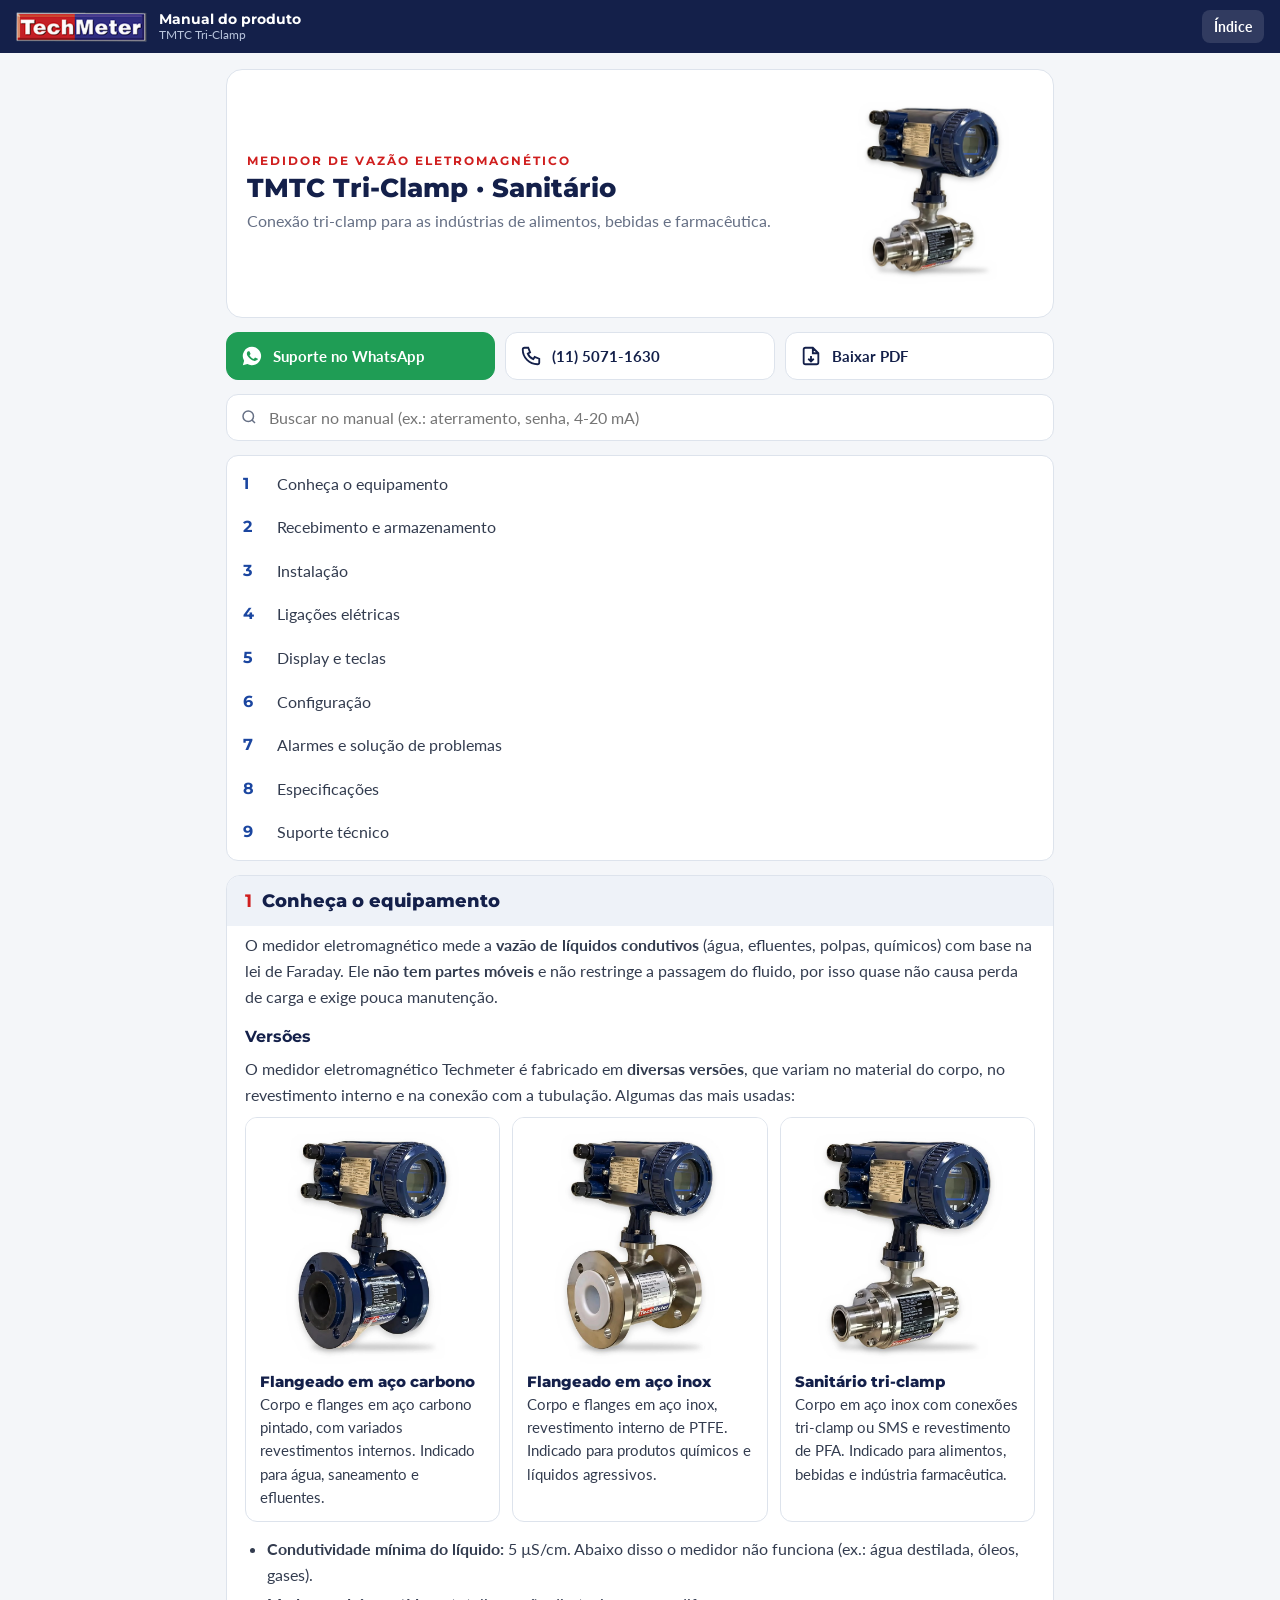
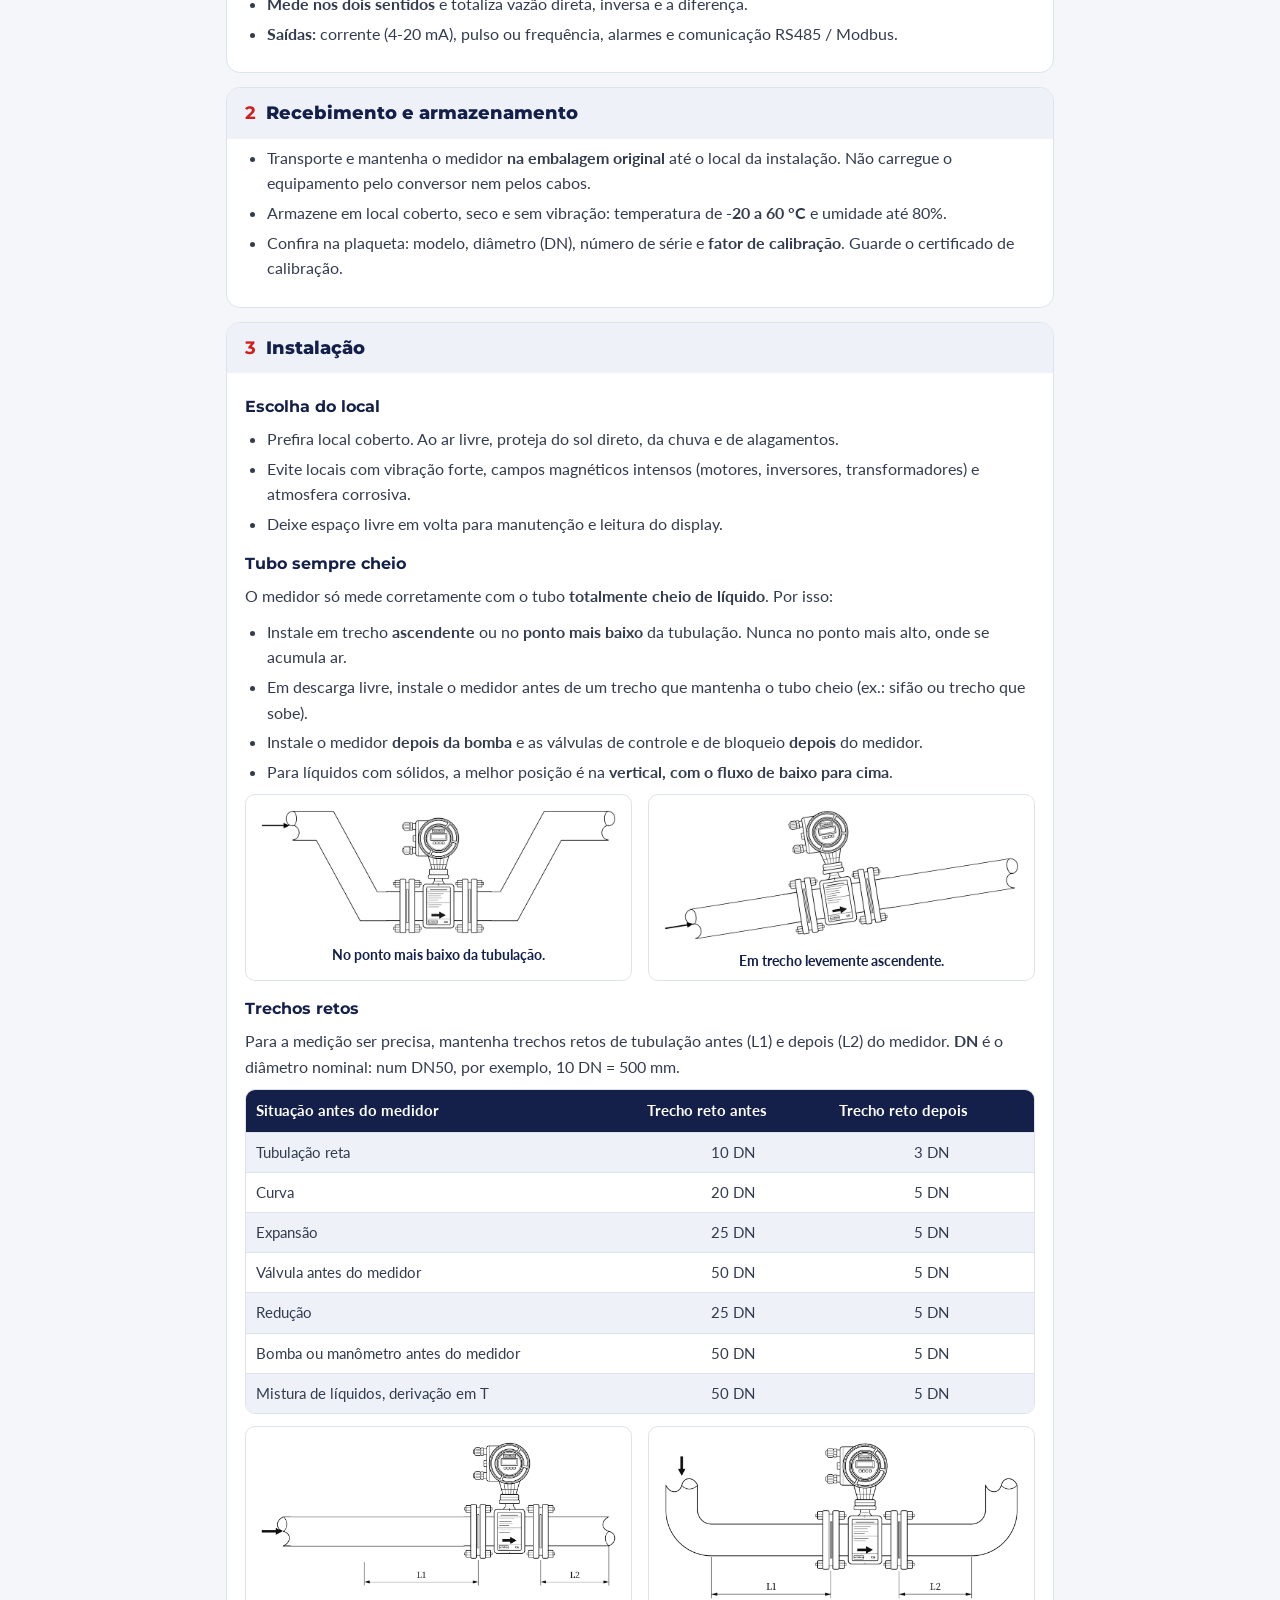
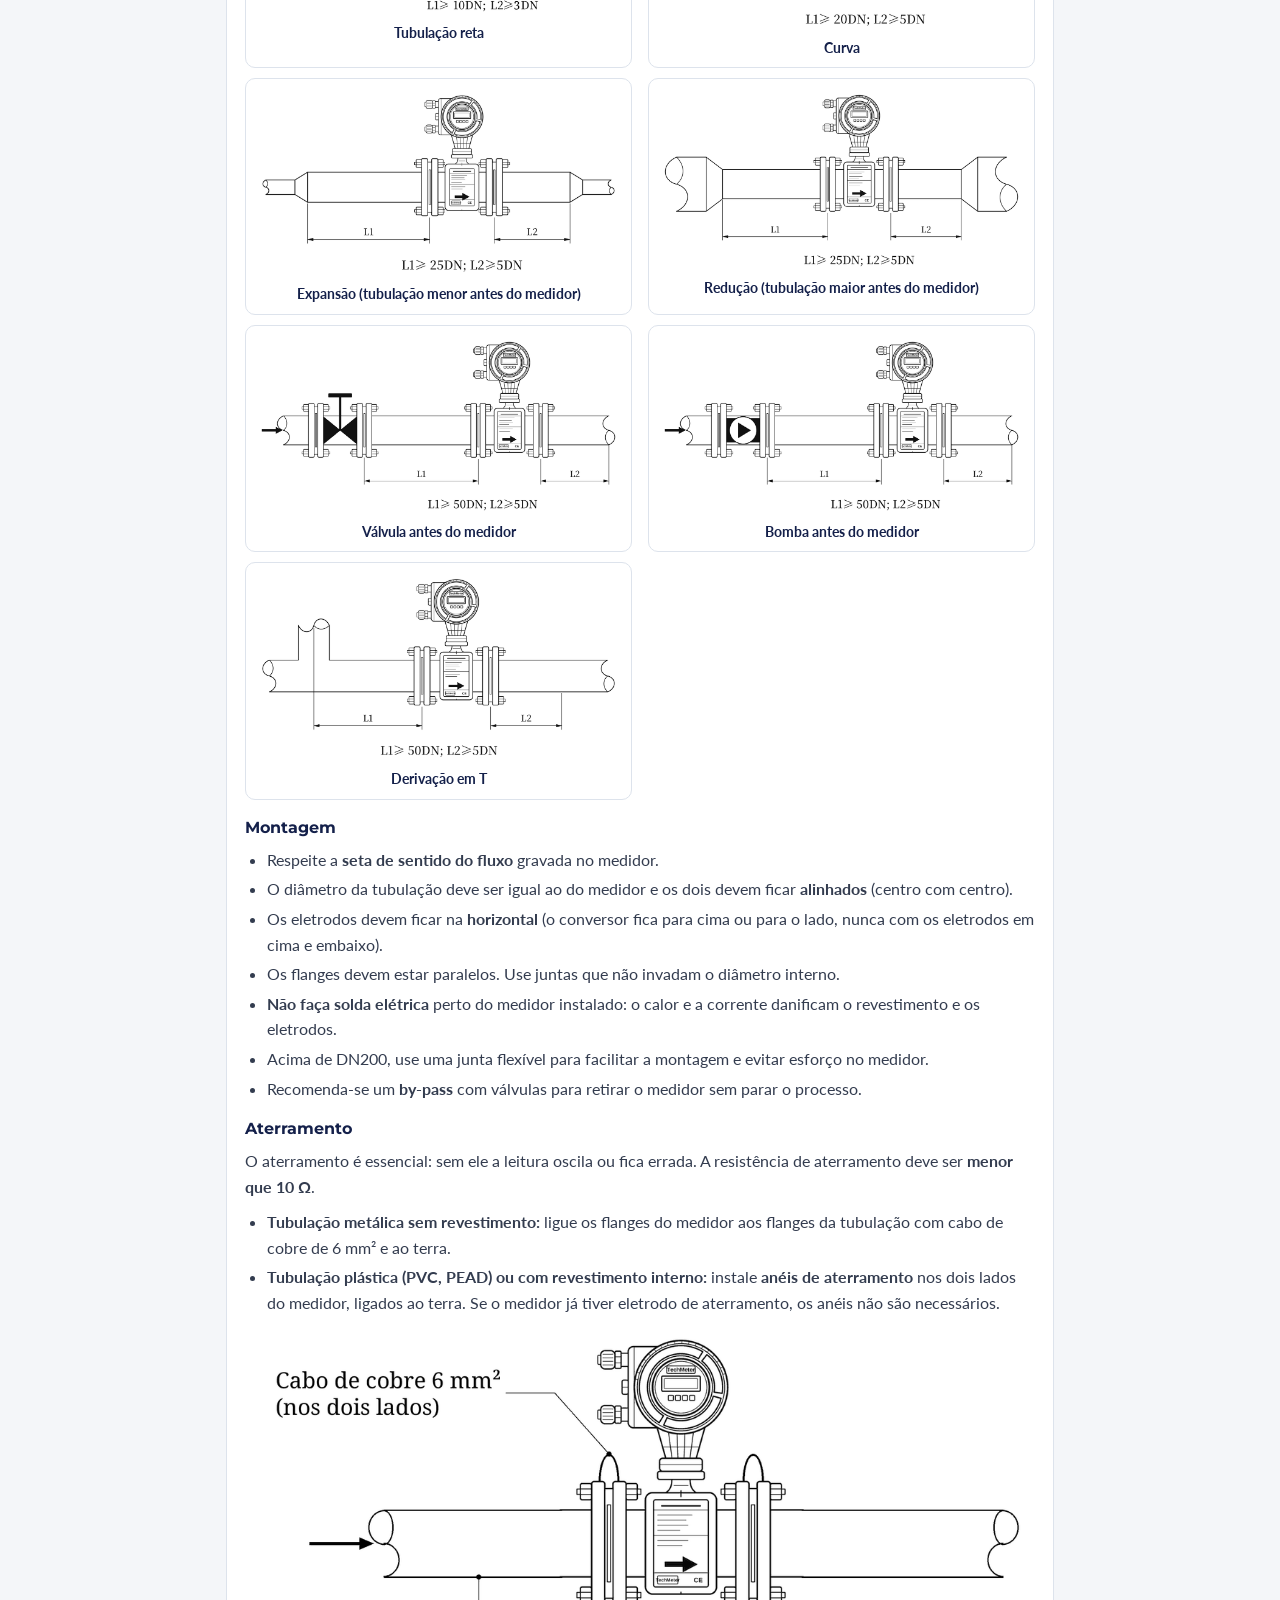
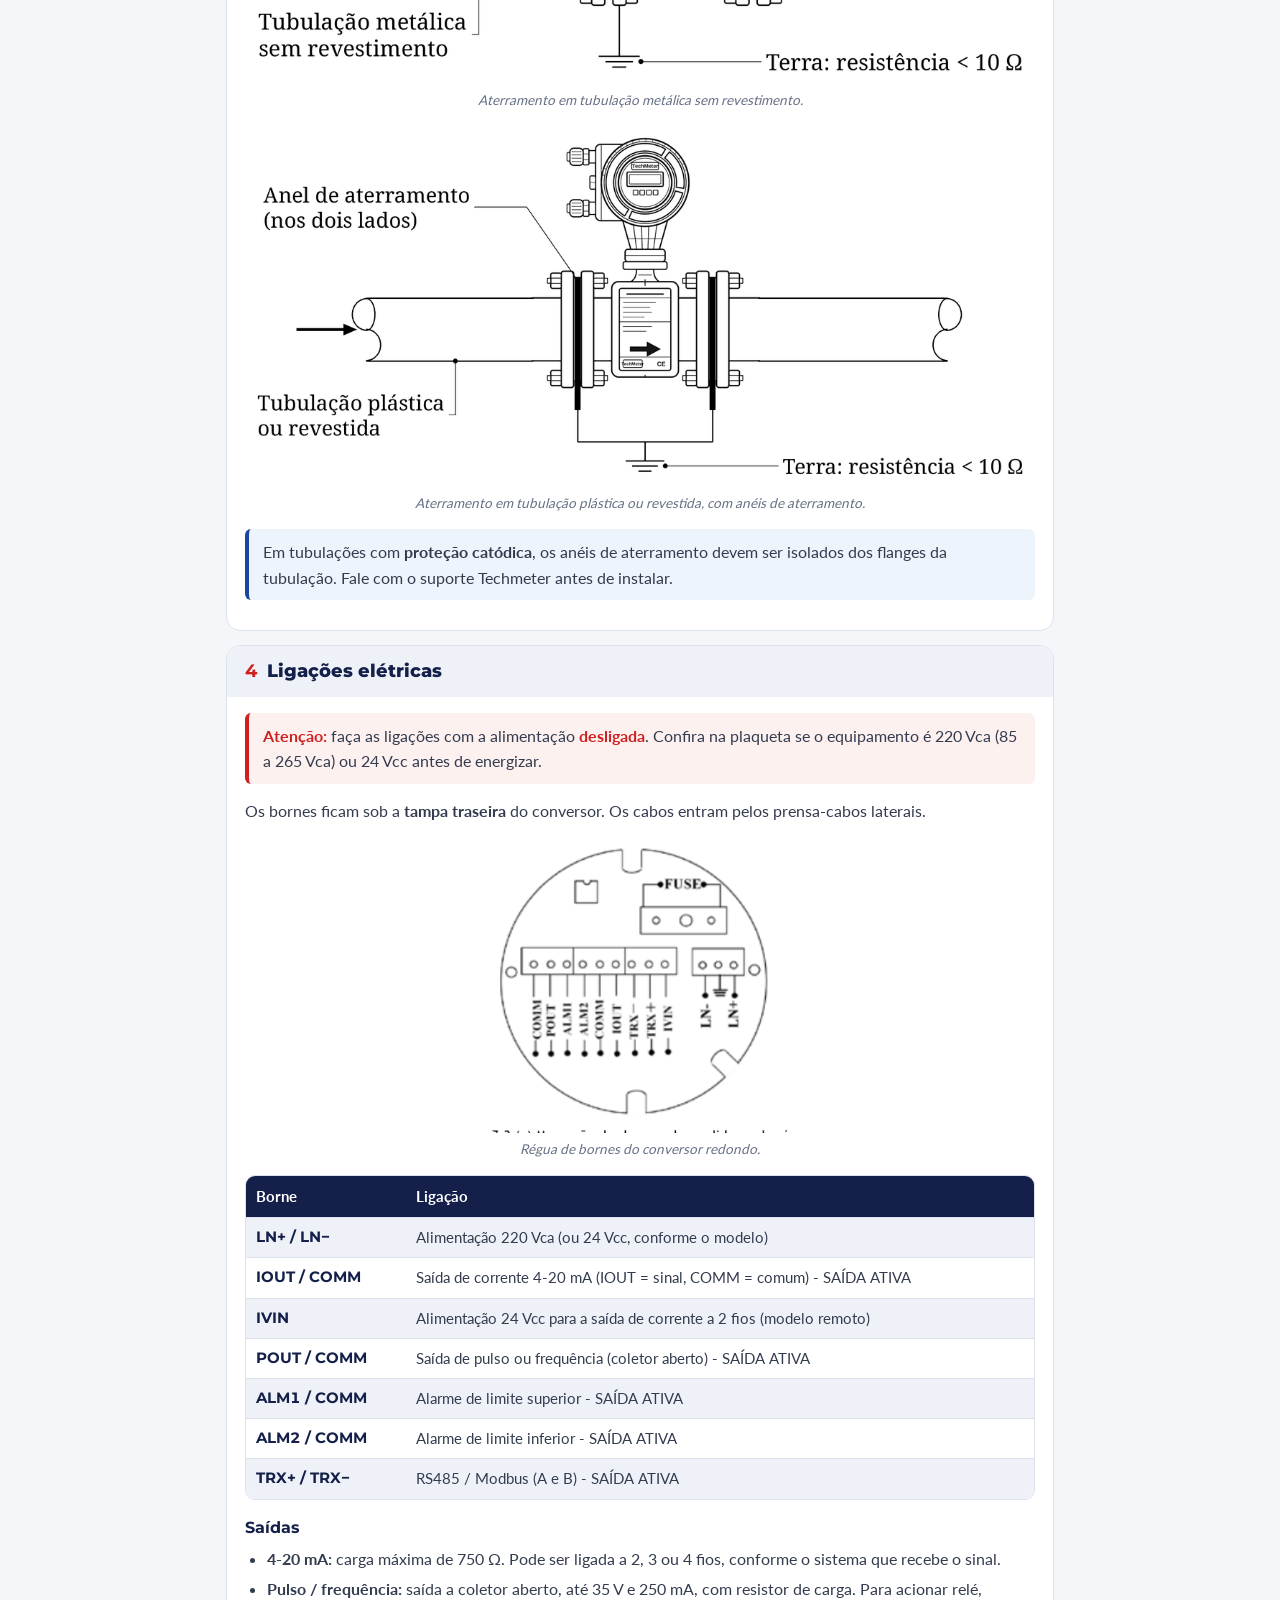
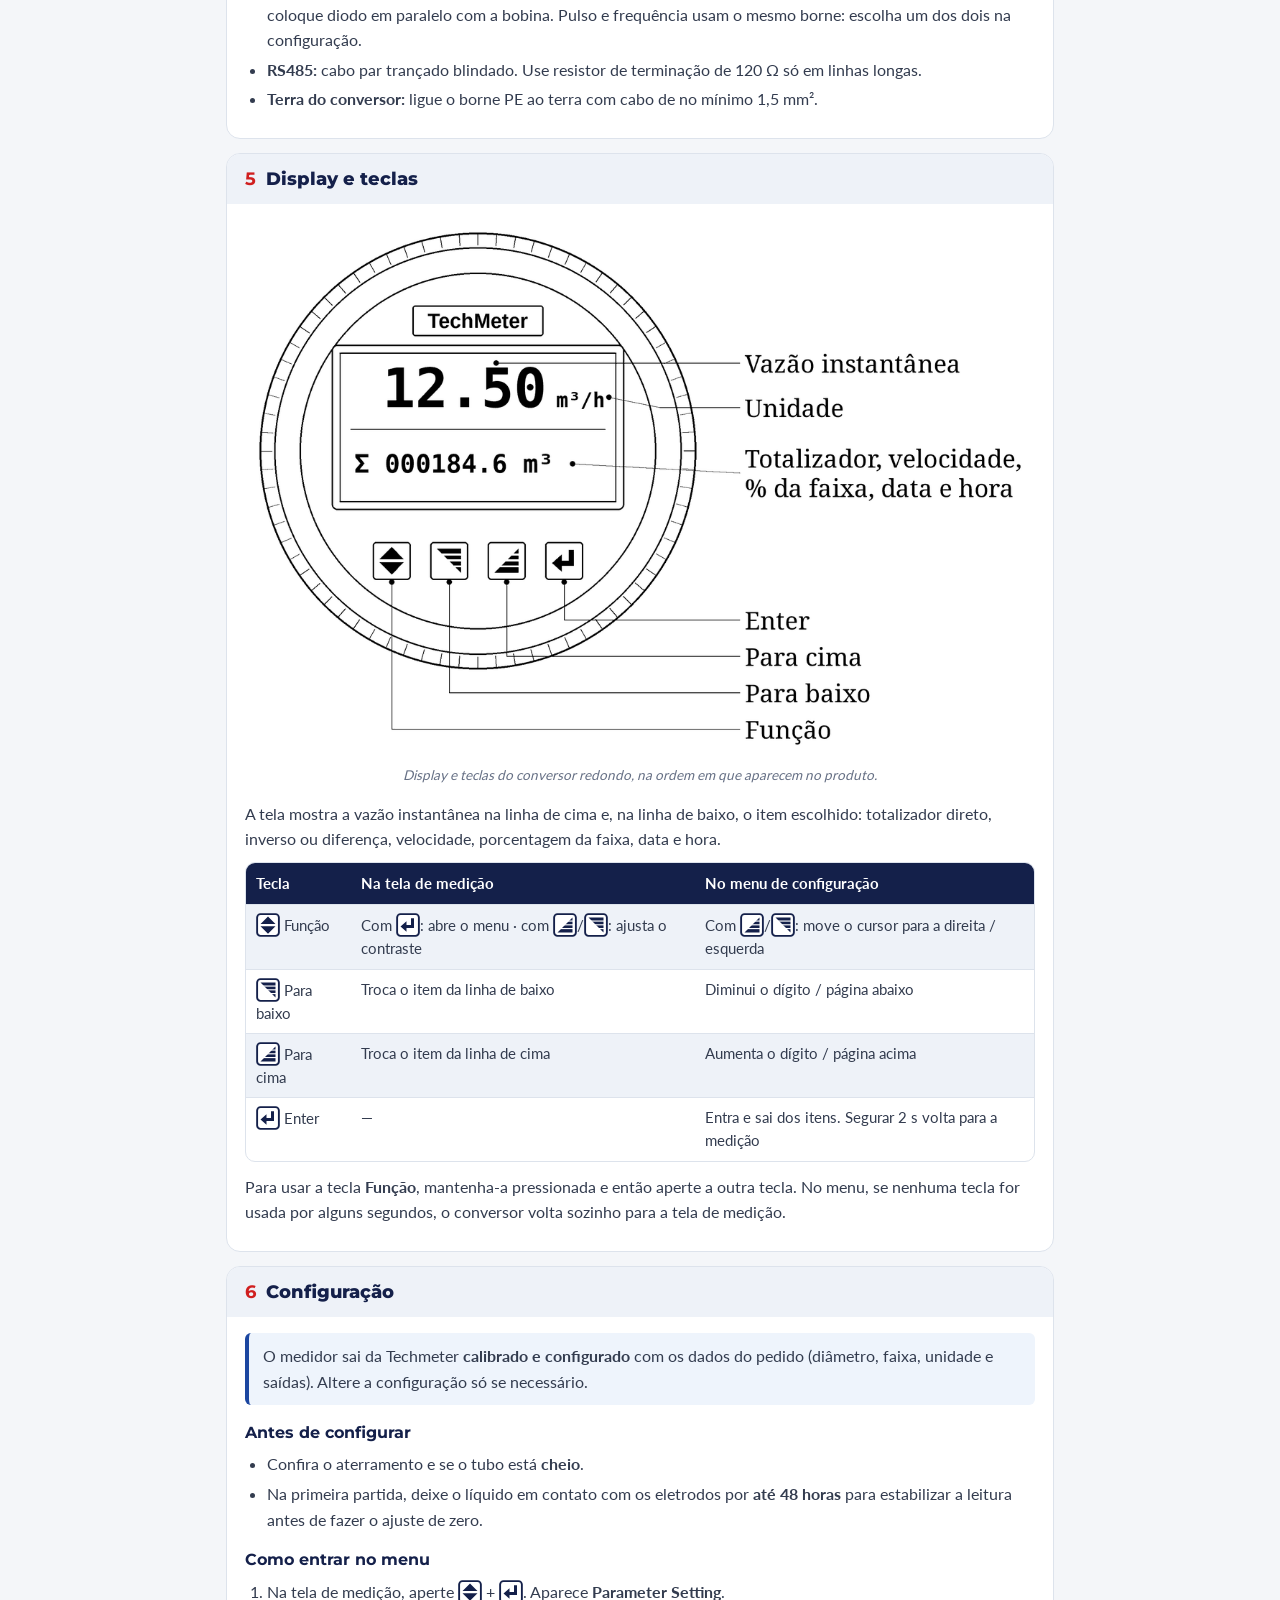
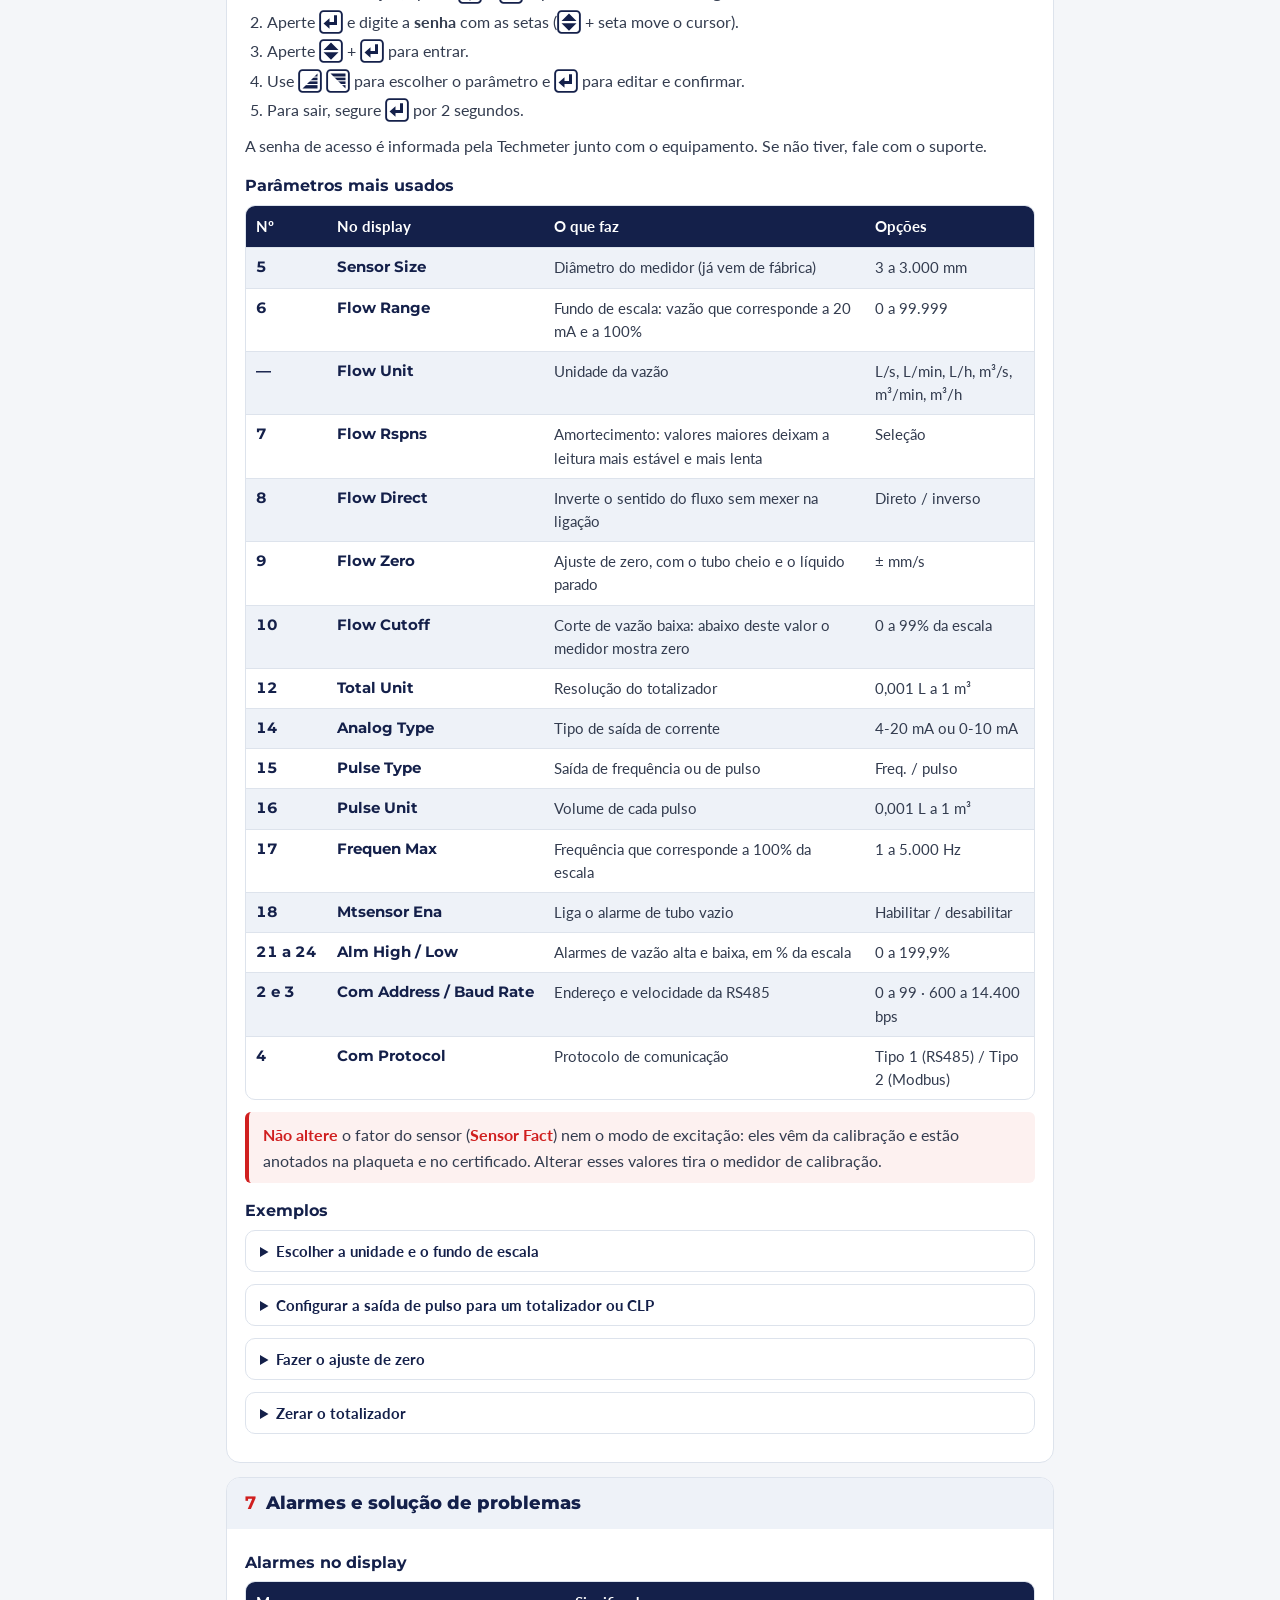
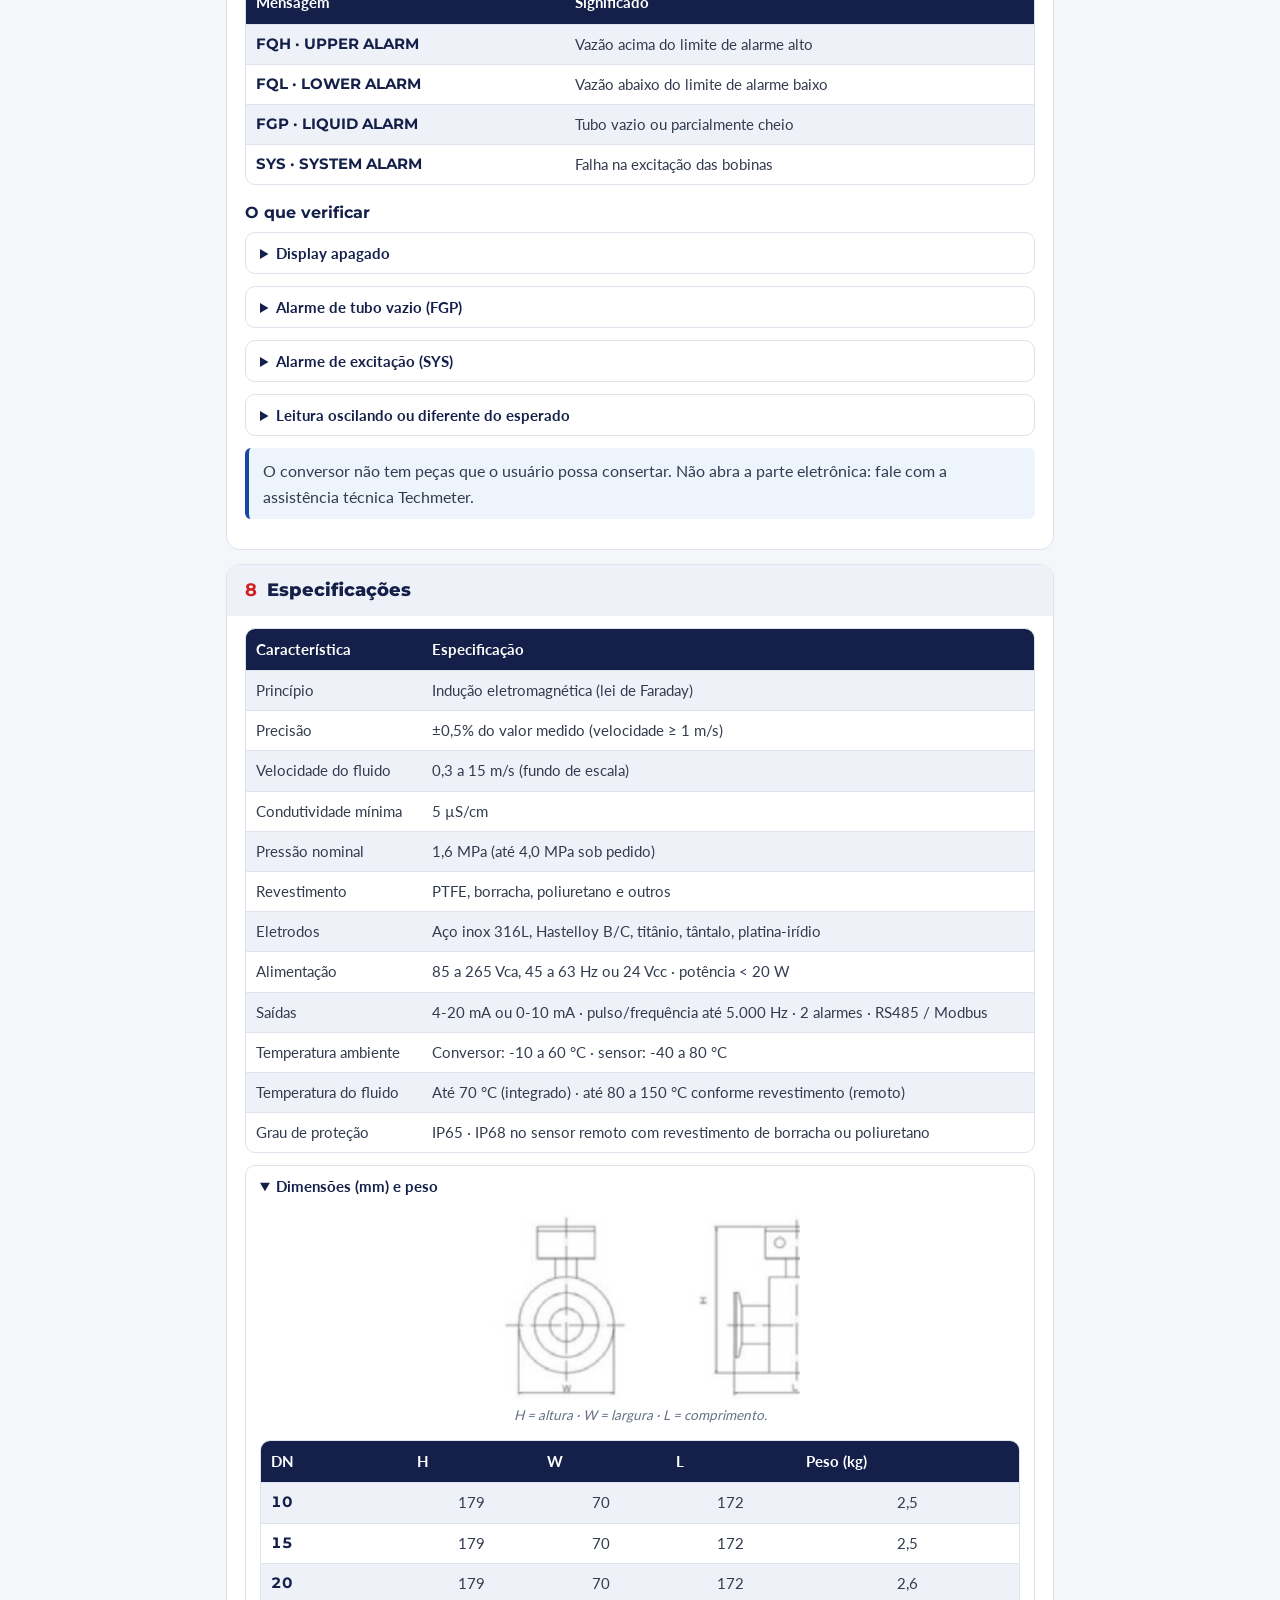
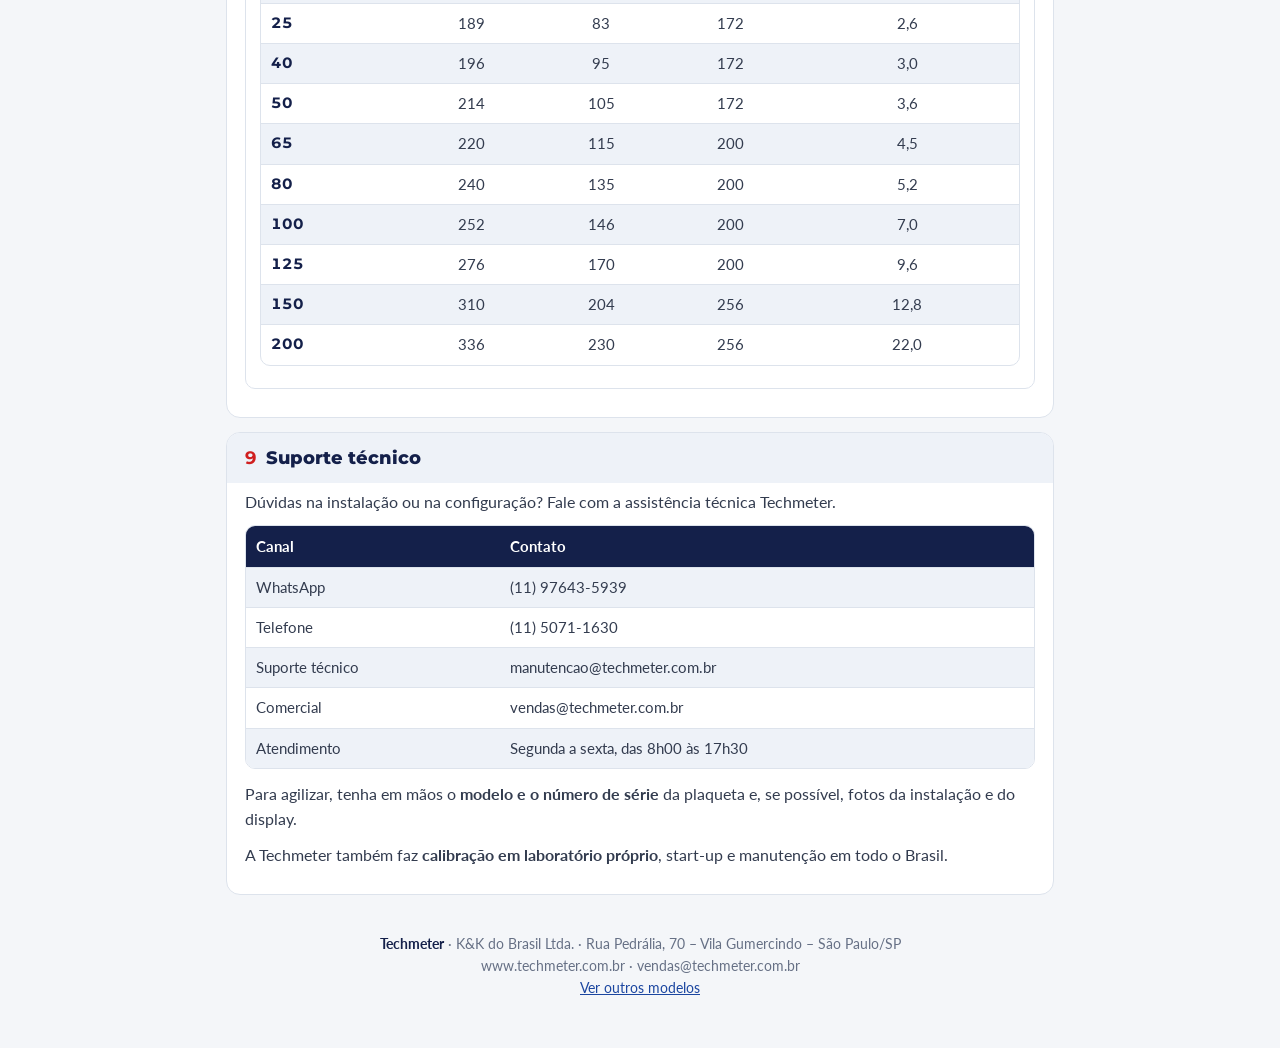
<file: site/manual/eletromagnetico/tmtc-sanitario/index.html>
<!doctype html>
<html lang="pt-BR"><head><meta charset="utf-8">
<meta name="viewport" content="width=device-width, initial-scale=1, viewport-fit=cover">
<title>Manual TMTC Tri-Clamp · Techmeter</title>
<meta name="description" content="Manual do medidor de vazão eletromagnético TMTC Tri-Clamp · Sanitário: instalação, ligações e configuração.">
<link rel="canonical" href="https://tm-el-3d.pages.dev/manual/eletromagnetico/tmtc-sanitario/">
<meta name="theme-color" content="#14204a">
<meta name="color-scheme" content="light">
<link rel="stylesheet" href="../estilo.css">
</head><body>
<header class="topo"><img src="../img/logo-techmeter.png" alt="TechMeter"><div class="t">Manual do produto<small>TMTC Tri-Clamp</small></div><button type="button" id="ir-indice">Índice</button></header>
<main class="pagina">
  <div class="capa">
    <div><div class="eyebrow">Medidor de vazão eletromagnético</div><h1>TMTC Tri-Clamp · Sanitário</h1><p>Conexão tri-clamp para as indústrias de alimentos, bebidas e farmacêutica.</p></div>
    <div class="foto"><img src="../img/tm-el-sanitario-triclamp-inox.jpg" alt="TMTC Tri-Clamp · Sanitário"></div>
  </div>
  <nav class="acoes">
    <a class="zap" href="https://wa.me/5511976435939?text=Olá!%20Preciso%20de%20suporte%20com%20o%20medidor%20eletromagnético%20TMTC%20Tri-Clamp." target="_blank" rel="noopener"><svg viewBox="0 0 24 24"><path fill="currentColor" d="M12 2a10 10 0 0 0-8.6 15.1L2 22l5-1.3A10 10 0 1 0 12 2zm5.3 14.1c-.2.6-1.3 1.2-1.8 1.2-.5.1-1 .2-3.3-.7-2.8-1.1-4.6-4-4.7-4.2-.1-.2-1.1-1.5-1.1-2.9s.7-2.1 1-2.4c.3-.3.6-.3.8-.3h.6c.2 0 .4 0 .6.5l.9 2.1c.1.2.1.4 0 .5l-.4.6-.4.4c-.1.1-.3.3-.1.6.2.3.8 1.3 1.7 2.1 1.2 1 2.1 1.3 2.4 1.5.3.1.5.1.7-.1l.9-1.1c.2-.3.4-.2.7-.1l2 1c.3.1.5.2.5.3.1.2.1.6-.1 1.1z"/></svg>Suporte no WhatsApp</a>
    <a href="tel:+551150711630"><svg viewBox="0 0 24 24"><path fill="none" stroke="currentColor" stroke-width="2" d="M5 3h4l2 5-2.5 1.5a11 11 0 0 0 6 6L16 13l5 2v4a2 2 0 0 1-2 2A16 16 0 0 1 3 5a2 2 0 0 1 2-2z"/></svg>(11) 5071-1630</a>
    <a href="manual-tmtc-sanitario.pdf" download><svg viewBox="0 0 24 24"><path fill="none" stroke="currentColor" stroke-width="2" d="M14 3H6a2 2 0 0 0-2 2v14a2 2 0 0 0 2 2h12a2 2 0 0 0 2-2V9zM14 3v6h6M12 12v6m-3-3 3 3 3-3"/></svg>Baixar PDF</a>
    
  </nav>
  
  <div class="busca"><label for="busca" class="so-tela" style="position:absolute;left:-9999px">Buscar no manual</label><svg viewBox="0 0 24 24"><circle cx="11" cy="11" r="7" fill="none" stroke="currentColor" stroke-width="2"/><path d="m20 20-4-4" stroke="currentColor" stroke-width="2"/></svg><input id="busca" type="search" placeholder="Buscar no manual (ex.: aterramento, senha, 4-20 mA)" autocomplete="off"><p class="vazio" id="busca-vazio" hidden>Nada encontrado. Tente outra palavra ou fale com o suporte.</p></div>
  <nav class="indice" aria-label="Índice"><a href="#conheca"><b>1</b>Conheça o equipamento</a><a href="#recebimento"><b>2</b>Recebimento e armazenamento</a><a href="#instalacao"><b>3</b>Instalação</a><a href="#ligacoes"><b>4</b>Ligações elétricas</a><a href="#display"><b>5</b>Display e teclas</a><a href="#configuracao"><b>6</b>Configuração</a><a href="#problemas"><b>7</b>Alarmes e solução de problemas</a><a href="#especificacoes"><b>8</b>Especificações</a><a href="#suporte"><b>9</b>Suporte técnico</a></nav>
  <section class="cap" id="conheca"><h2><b>1</b>Conheça o equipamento</h2><div class="corpo">
<p>O medidor eletromagnético mede a <b>vazão de líquidos condutivos</b> (água, efluentes, polpas, químicos) com base na lei de Faraday. Ele <b>não tem partes móveis</b> e não restringe a passagem do fluido, por isso quase não causa perda de carga e exige pouca manutenção.</p>
<h3>Versões</h3>
<p>O medidor eletromagnético Techmeter é fabricado em <b>diversas versões</b>, que variam no material do corpo, no revestimento interno e na conexão com a tubulação. Algumas das mais usadas:</p>
<div class="versoes"><figure class="versao"><a href="../img/tm-el-flangeado-carbono.jpg" target="_blank" title="Abrir a foto ampliada"><img src="../img/tm-el-flangeado-carbono.jpg" alt="Medidor eletromagnético Techmeter, versão Flangeado em aço carbono" loading="lazy"></a><figcaption><b>Flangeado em aço carbono</b>Corpo e flanges em aço carbono pintado, com variados revestimentos internos. Indicado para água, saneamento e efluentes.</figcaption></figure><figure class="versao"><a href="../img/tm-el-flangeado-inox-ptfe.jpg" target="_blank" title="Abrir a foto ampliada"><img src="../img/tm-el-flangeado-inox-ptfe.jpg" alt="Medidor eletromagnético Techmeter, versão Flangeado em aço inox" loading="lazy"></a><figcaption><b>Flangeado em aço inox</b>Corpo e flanges em aço inox, revestimento interno de PTFE. Indicado para produtos químicos e líquidos agressivos.</figcaption></figure><figure class="versao"><a href="../img/tm-el-sanitario-triclamp-inox.jpg" target="_blank" title="Abrir a foto ampliada"><img src="../img/tm-el-sanitario-triclamp-inox.jpg" alt="Medidor eletromagnético Techmeter, versão Sanitário tri-clamp" loading="lazy"></a><figcaption><b>Sanitário tri-clamp</b>Corpo em aço inox com conexões tri-clamp ou SMS e revestimento de PFA. Indicado para alimentos, bebidas e indústria farmacêutica.</figcaption></figure></div>

<ul>
  <li><b>Condutividade mínima do líquido:</b> 5 µS/cm. Abaixo disso o medidor não funciona (ex.: água destilada, óleos, gases).</li>
  <li><b>Mede nos dois sentidos</b> e totaliza vazão direta, inversa e a diferença.</li>
  <li><b>Saídas:</b> corrente (4-20 mA), pulso ou frequência, alarmes e comunicação RS485 / Modbus.</li>
</ul></div></section><section class="cap" id="recebimento"><h2><b>2</b>Recebimento e armazenamento</h2><div class="corpo">
<ul>
  <li>Transporte e mantenha o medidor <b>na embalagem original</b> até o local da instalação. Não carregue o equipamento pelo conversor nem pelos cabos.</li>
  <li>Armazene em local coberto, seco e sem vibração: temperatura de <b>-20 a 60 °C</b> e umidade até 80%.</li>
  <li>Confira na plaqueta: modelo, diâmetro (DN), número de série e <b>fator de calibração</b>. Guarde o certificado de calibração.</li>
</ul></div></section><section class="cap" id="instalacao"><h2><b>3</b>Instalação</h2><div class="corpo">
<h3>Escolha do local</h3>
<ul>
  <li>Prefira local coberto. Ao ar livre, proteja do sol direto, da chuva e de alagamentos.</li>
  <li>Evite locais com vibração forte, campos magnéticos intensos (motores, inversores, transformadores) e atmosfera corrosiva.</li>
  <li>Deixe espaço livre em volta para manutenção e leitura do display.</li>
</ul>

<h3>Tubo sempre cheio</h3>
<p>O medidor só mede corretamente com o tubo <b>totalmente cheio de líquido</b>. Por isso:</p>
<ul>
  <li>Instale em trecho <b>ascendente</b> ou no <b>ponto mais baixo</b> da tubulação. Nunca no ponto mais alto, onde se acumula ar.</li>
  <li>Em descarga livre, instale o medidor antes de um trecho que mantenha o tubo cheio (ex.: sifão ou trecho que sobe).</li>
  <li>Instale o medidor <b>depois da bomba</b> e as válvulas de controle e de bloqueio <b>depois</b> do medidor.</li>
  <li>Para líquidos com sólidos, a melhor posição é na <b>vertical, com o fluxo de baixo para cima</b>.</li>
</ul>
<div class="figs">
<figure class="fig"><a href="../img/instalacao-ponto-baixo.png" target="_blank" title="Abrir a figura ampliada"><img src="../img/instalacao-ponto-baixo.png" alt="No ponto mais baixo da tubulação." loading="lazy"></a><figcaption>No ponto mais baixo da tubulação.</figcaption></figure>
<figure class="fig"><a href="../img/instalacao-ascendente.png" target="_blank" title="Abrir a figura ampliada"><img src="../img/instalacao-ascendente.png" alt="Em trecho levemente ascendente." loading="lazy"></a><figcaption>Em trecho levemente ascendente.</figcaption></figure>
</div>

<h3>Trechos retos</h3>
<p>Para a medição ser precisa, mantenha trechos retos de tubulação antes (L1) e depois (L2) do medidor. <b>DN</b> é o diâmetro nominal: num DN50, por exemplo, 10 DN = 500 mm.</p>
<div class="tabela"><table><tr><th>Situação antes do medidor</th><th>Trecho reto antes</th><th>Trecho reto depois</th></tr><tr><td>Tubulação reta</td><td class=c>10 DN</td><td class=c>3 DN</td></tr><tr><td>Curva</td><td class=c>20 DN</td><td class=c>5 DN</td></tr><tr><td>Expansão</td><td class=c>25 DN</td><td class=c>5 DN</td></tr><tr><td>Válvula antes do medidor</td><td class=c>50 DN</td><td class=c>5 DN</td></tr><tr><td>Redução</td><td class=c>25 DN</td><td class=c>5 DN</td></tr><tr><td>Bomba ou manômetro antes do medidor</td><td class=c>50 DN</td><td class=c>5 DN</td></tr><tr><td>Mistura de líquidos, derivação em T</td><td class=c>50 DN</td><td class=c>5 DN</td></tr></table></div>
<div class="figs">
<figure class="fig"><a href="../img/reto-tubulacao-reta.png" target="_blank" title="Abrir a figura ampliada"><img src="../img/reto-tubulacao-reta.png" alt="Tubulação reta" loading="lazy"></a><figcaption>Tubulação reta</figcaption></figure>
<figure class="fig"><a href="../img/reto-curva.png" target="_blank" title="Abrir a figura ampliada"><img src="../img/reto-curva.png" alt="Curva" loading="lazy"></a><figcaption>Curva</figcaption></figure>
<figure class="fig"><a href="../img/reto-expansao.png" target="_blank" title="Abrir a figura ampliada"><img src="../img/reto-expansao.png" alt="Expansão (tubulação menor antes do medidor)" loading="lazy"></a><figcaption>Expansão (tubulação menor antes do medidor)</figcaption></figure>
<figure class="fig"><a href="../img/reto-reducao.png" target="_blank" title="Abrir a figura ampliada"><img src="../img/reto-reducao.png" alt="Redução (tubulação maior antes do medidor)" loading="lazy"></a><figcaption>Redução (tubulação maior antes do medidor)</figcaption></figure>
<figure class="fig"><a href="../img/reto-valvula.png" target="_blank" title="Abrir a figura ampliada"><img src="../img/reto-valvula.png" alt="Válvula antes do medidor" loading="lazy"></a><figcaption>Válvula antes do medidor</figcaption></figure>
<figure class="fig"><a href="../img/reto-bomba.png" target="_blank" title="Abrir a figura ampliada"><img src="../img/reto-bomba.png" alt="Bomba antes do medidor" loading="lazy"></a><figcaption>Bomba antes do medidor</figcaption></figure>
<figure class="fig"><a href="../img/reto-derivacao-t.png" target="_blank" title="Abrir a figura ampliada"><img src="../img/reto-derivacao-t.png" alt="Derivação em T" loading="lazy"></a><figcaption>Derivação em T</figcaption></figure>
</div>

<h3>Montagem</h3>
<ul>
  <li>Respeite a <b>seta de sentido do fluxo</b> gravada no medidor.</li>
  <li>O diâmetro da tubulação deve ser igual ao do medidor e os dois devem ficar <b>alinhados</b> (centro com centro).</li>
  <li>Os eletrodos devem ficar na <b>horizontal</b> (o conversor fica para cima ou para o lado, nunca com os eletrodos em cima e embaixo).</li>
  <li>Os flanges devem estar paralelos. Use juntas que não invadam o diâmetro interno.</li>
  <li><b>Não faça solda elétrica</b> perto do medidor instalado: o calor e a corrente danificam o revestimento e os eletrodos.</li>
  <li>Acima de DN200, use uma junta flexível para facilitar a montagem e evitar esforço no medidor.</li>
  <li>Recomenda-se um <b>by-pass</b> com válvulas para retirar o medidor sem parar o processo.</li>
</ul>

<h3>Aterramento</h3>
<p>O aterramento é essencial: sem ele a leitura oscila ou fica errada. A resistência de aterramento deve ser <b>menor que 10 Ω</b>.</p>
<ul>
  <li><b>Tubulação metálica sem revestimento:</b> ligue os flanges do medidor aos flanges da tubulação com cabo de cobre de 6 mm² e ao terra.</li>
  <li><b>Tubulação plástica (PVC, PEAD) ou com revestimento interno:</b> instale <b>anéis de aterramento</b> nos dois lados do medidor, ligados ao terra. Se o medidor já tiver eletrodo de aterramento, os anéis não são necessários.</li>
</ul>
<figure class="fig"><a href="../img/aterramento-metalico.png" target="_blank" title="Abrir a figura ampliada"><img src="../img/aterramento-metalico.png" alt="Aterramento em tubulação metálica sem revestimento." loading="lazy"></a><figcaption>Aterramento em tubulação metálica sem revestimento.</figcaption></figure>
<figure class="fig"><a href="../img/aterramento-plastico.png" target="_blank" title="Abrir a figura ampliada"><img src="../img/aterramento-plastico.png" alt="Aterramento em tubulação plástica ou revestida, com anéis de aterramento." loading="lazy"></a><figcaption>Aterramento em tubulação plástica ou revestida, com anéis de aterramento.</figcaption></figure>
<div class="nota">Em tubulações com <b>proteção catódica</b>, os anéis de aterramento devem ser isolados dos flanges da tubulação. Fale com o suporte Techmeter antes de instalar.</div></div></section><section class="cap" id="ligacoes"><h2><b>4</b>Ligações elétricas</h2><div class="corpo">
<div class="aviso"><b>Atenção:</b> faça as ligações com a alimentação <b>desligada</b>. Confira na plaqueta se o equipamento é 220 Vca (85 a 265 Vca) ou 24 Vcc antes de energizar.</div>

<p>Os bornes ficam sob a <b>tampa traseira</b> do conversor. Os cabos entram pelos prensa-cabos laterais.</p>
<figure class="fig"><a href="../img/bornes-redondo.png" target="_blank" title="Abrir a figura ampliada"><img src="../img/bornes-redondo.png" alt="Régua de bornes do conversor redondo." loading="lazy" style="width:300px"></a><figcaption>Régua de bornes do conversor redondo.</figcaption></figure>
<div class="tabela"><table><tr><th>Borne</th><th>Ligação</th></tr><tr><td class=cod>LN+ / LN−</td><td>Alimentação 220 Vca (ou 24 Vcc, conforme o modelo)</td></tr><tr><td class=cod>IOUT / COMM</td><td>Saída de corrente 4-20 mA (IOUT = sinal, COMM = comum) - SAÍDA ATIVA</td></tr><tr><td class=cod>IVIN</td><td>Alimentação 24 Vcc para a saída de corrente a 2 fios (modelo remoto)</td></tr><tr><td class=cod>POUT / COMM</td><td>Saída de pulso ou frequência (coletor aberto) - SAÍDA ATIVA</td></tr><tr><td class=cod>ALM1 / COMM</td><td>Alarme de limite superior - SAÍDA ATIVA</td></tr><tr><td class=cod>ALM2 / COMM</td><td>Alarme de limite inferior - SAÍDA ATIVA</td></tr><tr><td class=cod>TRX+ / TRX−</td><td>RS485 / Modbus (A e B) - SAÍDA ATIVA</td></tr></table></div>
<h3>Saídas</h3>
<ul>
  <li><b>4-20 mA:</b> carga máxima de 750 Ω. Pode ser ligada a 2, 3 ou 4 fios, conforme o sistema que recebe o sinal.</li>
  <li><b>Pulso / frequência:</b> saída a coletor aberto, até 35 V e 250 mA, com resistor de carga. Para acionar relé, coloque diodo em paralelo com a bobina. Pulso e frequência usam o mesmo borne: escolha um dos dois na configuração.</li>
  <li><b>RS485:</b> cabo par trançado blindado. Use resistor de terminação de 120 Ω só em linhas longas.</li>
  <li><b>Terra do conversor:</b> ligue o borne PE ao terra com cabo de no mínimo 1,5 mm².</li>
</ul></div></section><section class="cap" id="display"><h2><b>5</b>Display e teclas</h2><div class="corpo">
<figure class="fig"><a href="../img/display-redondo.png" target="_blank" title="Abrir a figura ampliada"><img src="../img/display-redondo.png" alt="Display e teclas do conversor redondo, na ordem em que aparecem no produto." loading="lazy"></a><figcaption>Display e teclas do conversor redondo, na ordem em que aparecem no produto.</figcaption></figure>
<p>A tela mostra a vazão instantânea na linha de cima e, na linha de baixo, o item escolhido: totalizador direto, inverso ou diferença, velocidade, porcentagem da faixa, data e hora.</p>
<div class="tabela"><table><tr><th>Tecla</th><th>Na tela de medição</th><th>No menu de configuração</th></tr><tr><td><span class="tecla ic" role="img" aria-label="Função"><svg viewBox="0 0 64 64" aria-hidden="true"><rect x="3" y="3" width="58" height="58" rx="9" fill="#fff" stroke="currentColor" stroke-width="5"/><path fill="currentColor" d="M32 9 52 29H12zM12 35h40L32 55z"/></svg></span> Função</td><td>Com <span class="tecla ic" role="img" aria-label="Enter"><svg viewBox="0 0 64 64" aria-hidden="true"><rect x="3" y="3" width="58" height="58" rx="9" fill="#fff" stroke="currentColor" stroke-width="5"/><path fill="currentColor" d="M48 14v26H28v10L12 36l16-14v10h12V14z"/></svg></span>: abre o menu · com <span class="tecla ic" role="img" aria-label="Para cima"><svg viewBox="0 0 64 64" aria-hidden="true"><rect x="3" y="3" width="58" height="58" rx="9" fill="#fff" stroke="currentColor" stroke-width="5"/><path fill="currentColor" d="M52 12v40H12z"/><g fill="#fff"><rect x="10" y="20" width="44" height="3"/><rect x="10" y="30" width="44" height="3"/><rect x="10" y="40" width="44" height="3"/></g></svg></span>/<span class="tecla ic" role="img" aria-label="Para baixo"><svg viewBox="0 0 64 64" aria-hidden="true"><rect x="3" y="3" width="58" height="58" rx="9" fill="#fff" stroke="currentColor" stroke-width="5"/><path fill="currentColor" d="M12 12h40v40z"/><g fill="#fff"><rect x="10" y="20" width="44" height="3"/><rect x="10" y="30" width="44" height="3"/><rect x="10" y="40" width="44" height="3"/></g></svg></span>: ajusta o contraste</td><td>Com <span class="tecla ic" role="img" aria-label="Para cima"><svg viewBox="0 0 64 64" aria-hidden="true"><rect x="3" y="3" width="58" height="58" rx="9" fill="#fff" stroke="currentColor" stroke-width="5"/><path fill="currentColor" d="M52 12v40H12z"/><g fill="#fff"><rect x="10" y="20" width="44" height="3"/><rect x="10" y="30" width="44" height="3"/><rect x="10" y="40" width="44" height="3"/></g></svg></span>/<span class="tecla ic" role="img" aria-label="Para baixo"><svg viewBox="0 0 64 64" aria-hidden="true"><rect x="3" y="3" width="58" height="58" rx="9" fill="#fff" stroke="currentColor" stroke-width="5"/><path fill="currentColor" d="M12 12h40v40z"/><g fill="#fff"><rect x="10" y="20" width="44" height="3"/><rect x="10" y="30" width="44" height="3"/><rect x="10" y="40" width="44" height="3"/></g></svg></span>: move o cursor para a direita / esquerda</td></tr><tr><td><span class="tecla ic" role="img" aria-label="Para baixo"><svg viewBox="0 0 64 64" aria-hidden="true"><rect x="3" y="3" width="58" height="58" rx="9" fill="#fff" stroke="currentColor" stroke-width="5"/><path fill="currentColor" d="M12 12h40v40z"/><g fill="#fff"><rect x="10" y="20" width="44" height="3"/><rect x="10" y="30" width="44" height="3"/><rect x="10" y="40" width="44" height="3"/></g></svg></span> Para baixo</td><td>Troca o item da linha de baixo</td><td>Diminui o dígito / página abaixo</td></tr><tr><td><span class="tecla ic" role="img" aria-label="Para cima"><svg viewBox="0 0 64 64" aria-hidden="true"><rect x="3" y="3" width="58" height="58" rx="9" fill="#fff" stroke="currentColor" stroke-width="5"/><path fill="currentColor" d="M52 12v40H12z"/><g fill="#fff"><rect x="10" y="20" width="44" height="3"/><rect x="10" y="30" width="44" height="3"/><rect x="10" y="40" width="44" height="3"/></g></svg></span> Para cima</td><td>Troca o item da linha de cima</td><td>Aumenta o dígito / página acima</td></tr><tr><td><span class="tecla ic" role="img" aria-label="Enter"><svg viewBox="0 0 64 64" aria-hidden="true"><rect x="3" y="3" width="58" height="58" rx="9" fill="#fff" stroke="currentColor" stroke-width="5"/><path fill="currentColor" d="M48 14v26H28v10L12 36l16-14v10h12V14z"/></svg></span> Enter</td><td>—</td><td>Entra e sai dos itens. Segurar 2 s volta para a medição</td></tr></table></div>
<p>Para usar a tecla <b>Função</b>, mantenha-a pressionada e então aperte a outra tecla. No menu, se nenhuma tecla for usada por alguns segundos, o conversor volta sozinho para a tela de medição.</p></div></section><section class="cap" id="configuracao"><h2><b>6</b>Configuração</h2><div class="corpo">
<div class="nota">O medidor sai da Techmeter <b>calibrado e configurado</b> com os dados do pedido (diâmetro, faixa, unidade e saídas). Altere a configuração só se necessário.</div>

<h3>Antes de configurar</h3>
<ul>
  <li>Confira o aterramento e se o tubo está <b>cheio</b>.</li>
  <li>Na primeira partida, deixe o líquido em contato com os eletrodos por <b>até 48 horas</b> para estabilizar a leitura antes de fazer o ajuste de zero.</li>
</ul>

<h3>Como entrar no menu</h3>
<ol>
  <li>Na tela de medição, aperte <span class="tecla ic" role="img" aria-label="Função"><svg viewBox="0 0 64 64" aria-hidden="true"><rect x="3" y="3" width="58" height="58" rx="9" fill="#fff" stroke="currentColor" stroke-width="5"/><path fill="currentColor" d="M32 9 52 29H12zM12 35h40L32 55z"/></svg></span> + <span class="tecla ic" role="img" aria-label="Enter"><svg viewBox="0 0 64 64" aria-hidden="true"><rect x="3" y="3" width="58" height="58" rx="9" fill="#fff" stroke="currentColor" stroke-width="5"/><path fill="currentColor" d="M48 14v26H28v10L12 36l16-14v10h12V14z"/></svg></span>. Aparece <b>Parameter Setting</b>.</li>
  <li>Aperte <span class="tecla ic" role="img" aria-label="Enter"><svg viewBox="0 0 64 64" aria-hidden="true"><rect x="3" y="3" width="58" height="58" rx="9" fill="#fff" stroke="currentColor" stroke-width="5"/><path fill="currentColor" d="M48 14v26H28v10L12 36l16-14v10h12V14z"/></svg></span> e digite a <b>senha</b> com as setas (<span class="tecla ic" role="img" aria-label="Função"><svg viewBox="0 0 64 64" aria-hidden="true"><rect x="3" y="3" width="58" height="58" rx="9" fill="#fff" stroke="currentColor" stroke-width="5"/><path fill="currentColor" d="M32 9 52 29H12zM12 35h40L32 55z"/></svg></span> + seta move o cursor).</li>
  <li>Aperte <span class="tecla ic" role="img" aria-label="Função"><svg viewBox="0 0 64 64" aria-hidden="true"><rect x="3" y="3" width="58" height="58" rx="9" fill="#fff" stroke="currentColor" stroke-width="5"/><path fill="currentColor" d="M32 9 52 29H12zM12 35h40L32 55z"/></svg></span> + <span class="tecla ic" role="img" aria-label="Enter"><svg viewBox="0 0 64 64" aria-hidden="true"><rect x="3" y="3" width="58" height="58" rx="9" fill="#fff" stroke="currentColor" stroke-width="5"/><path fill="currentColor" d="M48 14v26H28v10L12 36l16-14v10h12V14z"/></svg></span> para entrar.</li>
  <li>Use <span class="tecla ic" role="img" aria-label="Para cima"><svg viewBox="0 0 64 64" aria-hidden="true"><rect x="3" y="3" width="58" height="58" rx="9" fill="#fff" stroke="currentColor" stroke-width="5"/><path fill="currentColor" d="M52 12v40H12z"/><g fill="#fff"><rect x="10" y="20" width="44" height="3"/><rect x="10" y="30" width="44" height="3"/><rect x="10" y="40" width="44" height="3"/></g></svg></span> <span class="tecla ic" role="img" aria-label="Para baixo"><svg viewBox="0 0 64 64" aria-hidden="true"><rect x="3" y="3" width="58" height="58" rx="9" fill="#fff" stroke="currentColor" stroke-width="5"/><path fill="currentColor" d="M12 12h40v40z"/><g fill="#fff"><rect x="10" y="20" width="44" height="3"/><rect x="10" y="30" width="44" height="3"/><rect x="10" y="40" width="44" height="3"/></g></svg></span> para escolher o parâmetro e <span class="tecla ic" role="img" aria-label="Enter"><svg viewBox="0 0 64 64" aria-hidden="true"><rect x="3" y="3" width="58" height="58" rx="9" fill="#fff" stroke="currentColor" stroke-width="5"/><path fill="currentColor" d="M48 14v26H28v10L12 36l16-14v10h12V14z"/></svg></span> para editar e confirmar.</li>
  <li>Para sair, segure <span class="tecla ic" role="img" aria-label="Enter"><svg viewBox="0 0 64 64" aria-hidden="true"><rect x="3" y="3" width="58" height="58" rx="9" fill="#fff" stroke="currentColor" stroke-width="5"/><path fill="currentColor" d="M48 14v26H28v10L12 36l16-14v10h12V14z"/></svg></span> por 2 segundos.</li>
</ol>
<p>A senha de acesso é informada pela Techmeter junto com o equipamento. Se não tiver, fale com o suporte.</p>

<h3>Parâmetros mais usados</h3>
<div class="tabela"><table><tr><th>Nº</th><th>No display</th><th>O que faz</th><th>Opções</th></tr><tr><td class=cod>5</td><td class=cod>Sensor Size</td><td>Diâmetro do medidor (já vem de fábrica)</td><td>3 a 3.000 mm</td></tr><tr><td class=cod>6</td><td class=cod>Flow Range</td><td>Fundo de escala: vazão que corresponde a 20 mA e a 100%</td><td>0 a 99.999</td></tr><tr><td class=cod>—</td><td class=cod>Flow Unit</td><td>Unidade da vazão</td><td>L/s, L/min, L/h, m³/s, m³/min, m³/h</td></tr><tr><td class=cod>7</td><td class=cod>Flow Rspns</td><td>Amortecimento: valores maiores deixam a leitura mais estável e mais lenta</td><td>Seleção</td></tr><tr><td class=cod>8</td><td class=cod>Flow Direct</td><td>Inverte o sentido do fluxo sem mexer na ligação</td><td>Direto / inverso</td></tr><tr><td class=cod>9</td><td class=cod>Flow Zero</td><td>Ajuste de zero, com o tubo cheio e o líquido parado</td><td>± mm/s</td></tr><tr><td class=cod>10</td><td class=cod>Flow Cutoff</td><td>Corte de vazão baixa: abaixo deste valor o medidor mostra zero</td><td>0 a 99% da escala</td></tr><tr><td class=cod>12</td><td class=cod>Total Unit</td><td>Resolução do totalizador</td><td>0,001 L a 1 m³</td></tr><tr><td class=cod>14</td><td class=cod>Analog Type</td><td>Tipo de saída de corrente</td><td>4-20 mA ou 0-10 mA</td></tr><tr><td class=cod>15</td><td class=cod>Pulse Type</td><td>Saída de frequência ou de pulso</td><td>Freq. / pulso</td></tr><tr><td class=cod>16</td><td class=cod>Pulse Unit</td><td>Volume de cada pulso</td><td>0,001 L a 1 m³</td></tr><tr><td class=cod>17</td><td class=cod>Frequen Max</td><td>Frequência que corresponde a 100% da escala</td><td>1 a 5.000 Hz</td></tr><tr><td class=cod>18</td><td class=cod>Mtsensor Ena</td><td>Liga o alarme de tubo vazio</td><td>Habilitar / desabilitar</td></tr><tr><td class=cod>21 a 24</td><td class=cod>Alm High / Low</td><td>Alarmes de vazão alta e baixa, em % da escala</td><td>0 a 199,9%</td></tr><tr><td class=cod>2 e 3</td><td class=cod>Com Address / Baud Rate</td><td>Endereço e velocidade da RS485</td><td>0 a 99 · 600 a 14.400 bps</td></tr><tr><td class=cod>4</td><td class=cod>Com Protocol</td><td>Protocolo de comunicação</td><td>Tipo 1 (RS485) / Tipo 2 (Modbus)</td></tr></table></div>
<div class="aviso"><b>Não altere</b> o fator do sensor (<b>Sensor Fact</b>) nem o modo de excitação: eles vêm da calibração e estão anotados na plaqueta e no certificado. Alterar esses valores tira o medidor de calibração.</div>

<h3>Exemplos</h3>
<details><summary>Escolher a unidade e o fundo de escala</summary><div>
<p>Escolha uma unidade em que a vazão máxima caiba em 5 dígitos. Se o display mostrar <b>overflow</b>, a unidade está pequena demais. Exemplo: em DN200, 1 m/s equivale a 113.097 L/h (6 dígitos); use m³/h (113,10 m³/h).</p>
<p>Defina <b>Flow Range</b> com a vazão máxima do processo, com uma folga. A saída 4-20 mA e a porcentagem seguem esse valor.</p></div></details>
<details><summary>Configurar a saída de pulso para um totalizador ou CLP</summary><div>
<p>Em <b>Pulse Type</b> escolha <b>Pulso</b> e em <b>Pulse Unit</b> o volume de cada pulso (ex.: 1 pulso = 0,01 m³). Mantenha a frequência de pulsos abaixo de 3.000 Hz na vazão máxima: se o volume do pulso for pequeno demais para a vazão, aumente o valor.</p></div></details>
<details><summary>Fazer o ajuste de zero</summary><div>
<p>Com o tubo <b>cheio e o líquido parado</b> (válvulas fechadas), entre em <b>Flow Zero</b> e ajuste o valor até a vazão indicada ficar em zero. Anote o valor ajustado.</p></div></details>
<details><summary>Zerar o totalizador</summary><div>
<p>No menu, vá até <b>Clr Total Rec</b>, digite a senha de zerar totalizador e confirme com <span class="tecla ic" role="img" aria-label="Função"><svg viewBox="0 0 64 64" aria-hidden="true"><rect x="3" y="3" width="58" height="58" rx="9" fill="#fff" stroke="currentColor" stroke-width="5"/><path fill="currentColor" d="M32 9 52 29H12zM12 35h40L32 55z"/></svg></span> + <span class="tecla ic" role="img" aria-label="Enter"><svg viewBox="0 0 64 64" aria-hidden="true"><rect x="3" y="3" width="58" height="58" rx="9" fill="#fff" stroke="currentColor" stroke-width="5"/><path fill="currentColor" d="M48 14v26H28v10L12 36l16-14v10h12V14z"/></svg></span>. Os totais voltam a zero.</p></div></details></div></section><section class="cap" id="problemas"><h2><b>7</b>Alarmes e solução de problemas</h2><div class="corpo">
<h3>Alarmes no display</h3>
<div class="tabela"><table><tr><th>Mensagem</th><th>Significado</th></tr><tr><td class=cod>FQH · UPPER ALARM</td><td>Vazão acima do limite de alarme alto</td></tr><tr><td class=cod>FQL · LOWER ALARM</td><td>Vazão abaixo do limite de alarme baixo</td></tr><tr><td class=cod>FGP · LIQUID ALARM</td><td>Tubo vazio ou parcialmente cheio</td></tr><tr><td class=cod>SYS · SYSTEM ALARM</td><td>Falha na excitação das bobinas</td></tr></table></div>
<h3>O que verificar</h3>
<details><summary>Display apagado</summary><div><ul>
<li>Confira se há alimentação nos bornes e se a tensão é a do equipamento (220 Vca ou 24 Vcc).</li>
<li>Verifique o fusível do conversor.</li></ul></div></details>
<details><summary>Alarme de tubo vazio (FGP)</summary><div><ul>
<li>Confirme se o tubo está realmente cheio (ar na linha, medidor em ponto alto, descarga livre).</li>
<li>Confira as ligações do sinal (SIG1, SIG2, SGND) no modelo remoto.</li>
<li>O líquido pode ter condutividade baixa, ou os eletrodos podem estar sujos. Fale com o suporte.</li></ul></div></details>
<details><summary>Alarme de excitação (SYS)</summary><div><ul>
<li>No modelo remoto, confira se os fios EXT+ e EXT− estão bem ligados.</li>
<li>Se a ligação estiver correta, o conversor ou as bobinas precisam de assistência.</li></ul></div></details>
<details><summary>Leitura oscilando ou diferente do esperado</summary><div><ul>
<li>Verifique o <b>aterramento</b> (causa mais comum).</li>
<li>Confira se o tubo está cheio e se há bolhas de ar.</li>
<li>Confira os trechos retos e se há bomba ou válvula muito perto do medidor.</li>
<li>Confira se o fator do sensor e o zero estão iguais aos da plaqueta / certificado.</li>
<li>Aumente o amortecimento (<b>Flow Rspns</b>) se o processo for pulsante.</li></ul></div></details>
<div class="nota">O conversor não tem peças que o usuário possa consertar. Não abra a parte eletrônica: fale com a assistência técnica Techmeter.</div></div></section><section class="cap" id="especificacoes"><h2><b>8</b>Especificações</h2><div class="corpo"><div class="tabela"><table><tr><th>Característica</th><th>Especificação</th></tr><tr><td>Princípio</td><td>Indução eletromagnética (lei de Faraday)</td></tr><tr><td>Precisão</td><td>±0,5% do valor medido (velocidade ≥ 1 m/s)</td></tr><tr><td>Velocidade do fluido</td><td>0,3 a 15 m/s (fundo de escala)</td></tr><tr><td>Condutividade mínima</td><td>5 µS/cm</td></tr><tr><td>Pressão nominal</td><td>1,6 MPa (até 4,0 MPa sob pedido)</td></tr><tr><td>Revestimento</td><td>PTFE, borracha, poliuretano e outros</td></tr><tr><td>Eletrodos</td><td>Aço inox 316L, Hastelloy B/C, titânio, tântalo, platina-irídio</td></tr><tr><td>Alimentação</td><td>85 a 265 Vca, 45 a 63 Hz ou 24 Vcc · potência < 20 W</td></tr><tr><td>Saídas</td><td>4-20 mA ou 0-10 mA · pulso/frequência até 5.000 Hz · 2 alarmes · RS485 / Modbus</td></tr><tr><td>Temperatura ambiente</td><td>Conversor: -10 a 60 °C · sensor: -40 a 80 °C</td></tr><tr><td>Temperatura do fluido</td><td>Até 70 °C (integrado) · até 80 a 150 °C conforme revestimento (remoto)</td></tr><tr><td>Grau de proteção</td><td>IP65 · IP68 no sensor remoto com revestimento de borracha ou poliuretano</td></tr></table></div><details open><summary>Dimensões (mm) e peso</summary><div>
<figure class="fig"><a href="../img/dim-triclamp.png" target="_blank" title="Abrir a figura ampliada"><img src="../img/dim-triclamp.png" alt="H = altura · W = largura · L = comprimento." loading="lazy" style="width:320px"></a><figcaption>H = altura · W = largura · L = comprimento.</figcaption></figure>
<div class="tabela"><table><tr><th>DN</th><th>H</th><th>W</th><th>L</th><th>Peso (kg)</th></tr><tr><td class=cod>10</td><td class=c>179</td><td class=c>70</td><td class=c>172</td><td class=c>2,5</td></tr><tr><td class=cod>15</td><td class=c>179</td><td class=c>70</td><td class=c>172</td><td class=c>2,5</td></tr><tr><td class=cod>20</td><td class=c>179</td><td class=c>70</td><td class=c>172</td><td class=c>2,6</td></tr><tr><td class=cod>25</td><td class=c>189</td><td class=c>83</td><td class=c>172</td><td class=c>2,6</td></tr><tr><td class=cod>40</td><td class=c>196</td><td class=c>95</td><td class=c>172</td><td class=c>3,0</td></tr><tr><td class=cod>50</td><td class=c>214</td><td class=c>105</td><td class=c>172</td><td class=c>3,6</td></tr><tr><td class=cod>65</td><td class=c>220</td><td class=c>115</td><td class=c>200</td><td class=c>4,5</td></tr><tr><td class=cod>80</td><td class=c>240</td><td class=c>135</td><td class=c>200</td><td class=c>5,2</td></tr><tr><td class=cod>100</td><td class=c>252</td><td class=c>146</td><td class=c>200</td><td class=c>7,0</td></tr><tr><td class=cod>125</td><td class=c>276</td><td class=c>170</td><td class=c>200</td><td class=c>9,6</td></tr><tr><td class=cod>150</td><td class=c>310</td><td class=c>204</td><td class=c>256</td><td class=c>12,8</td></tr><tr><td class=cod>200</td><td class=c>336</td><td class=c>230</td><td class=c>256</td><td class=c>22,0</td></tr></table></div></div></details></div></section><section class="cap" id="suporte"><h2><b>9</b>Suporte técnico</h2><div class="corpo">
<p>Dúvidas na instalação ou na configuração? Fale com a assistência técnica Techmeter.</p>
<div class="tabela"><table><tr><th>Canal</th><th>Contato</th></tr><tr><td>WhatsApp</td><td>(11) 97643-5939</td></tr><tr><td>Telefone</td><td>(11) 5071-1630</td></tr><tr><td>Suporte técnico</td><td>manutencao@techmeter.com.br</td></tr><tr><td>Comercial</td><td>vendas@techmeter.com.br</td></tr><tr><td>Atendimento</td><td>Segunda a sexta, das 8h00 às 17h30</td></tr></table></div>
<p>Para agilizar, tenha em mãos o <b>modelo e o número de série</b> da plaqueta e, se possível, fotos da instalação e do display.</p>
<p>A Techmeter também faz <b>calibração em laboratório próprio</b>, start-up e manutenção em todo o Brasil.</p></div></section>
  <footer class="rodape"><b>Techmeter</b> · K&amp;K do Brasil Ltda. · Rua Pedrália, 70 – Vila Gumercindo – São Paulo/SP<br>www.techmeter.com.br · vendas@techmeter.com.br<br><a href="../">Ver outros modelos</a></footer>
</main>
<script src="../app.js"></script>
</body></html>
</file>
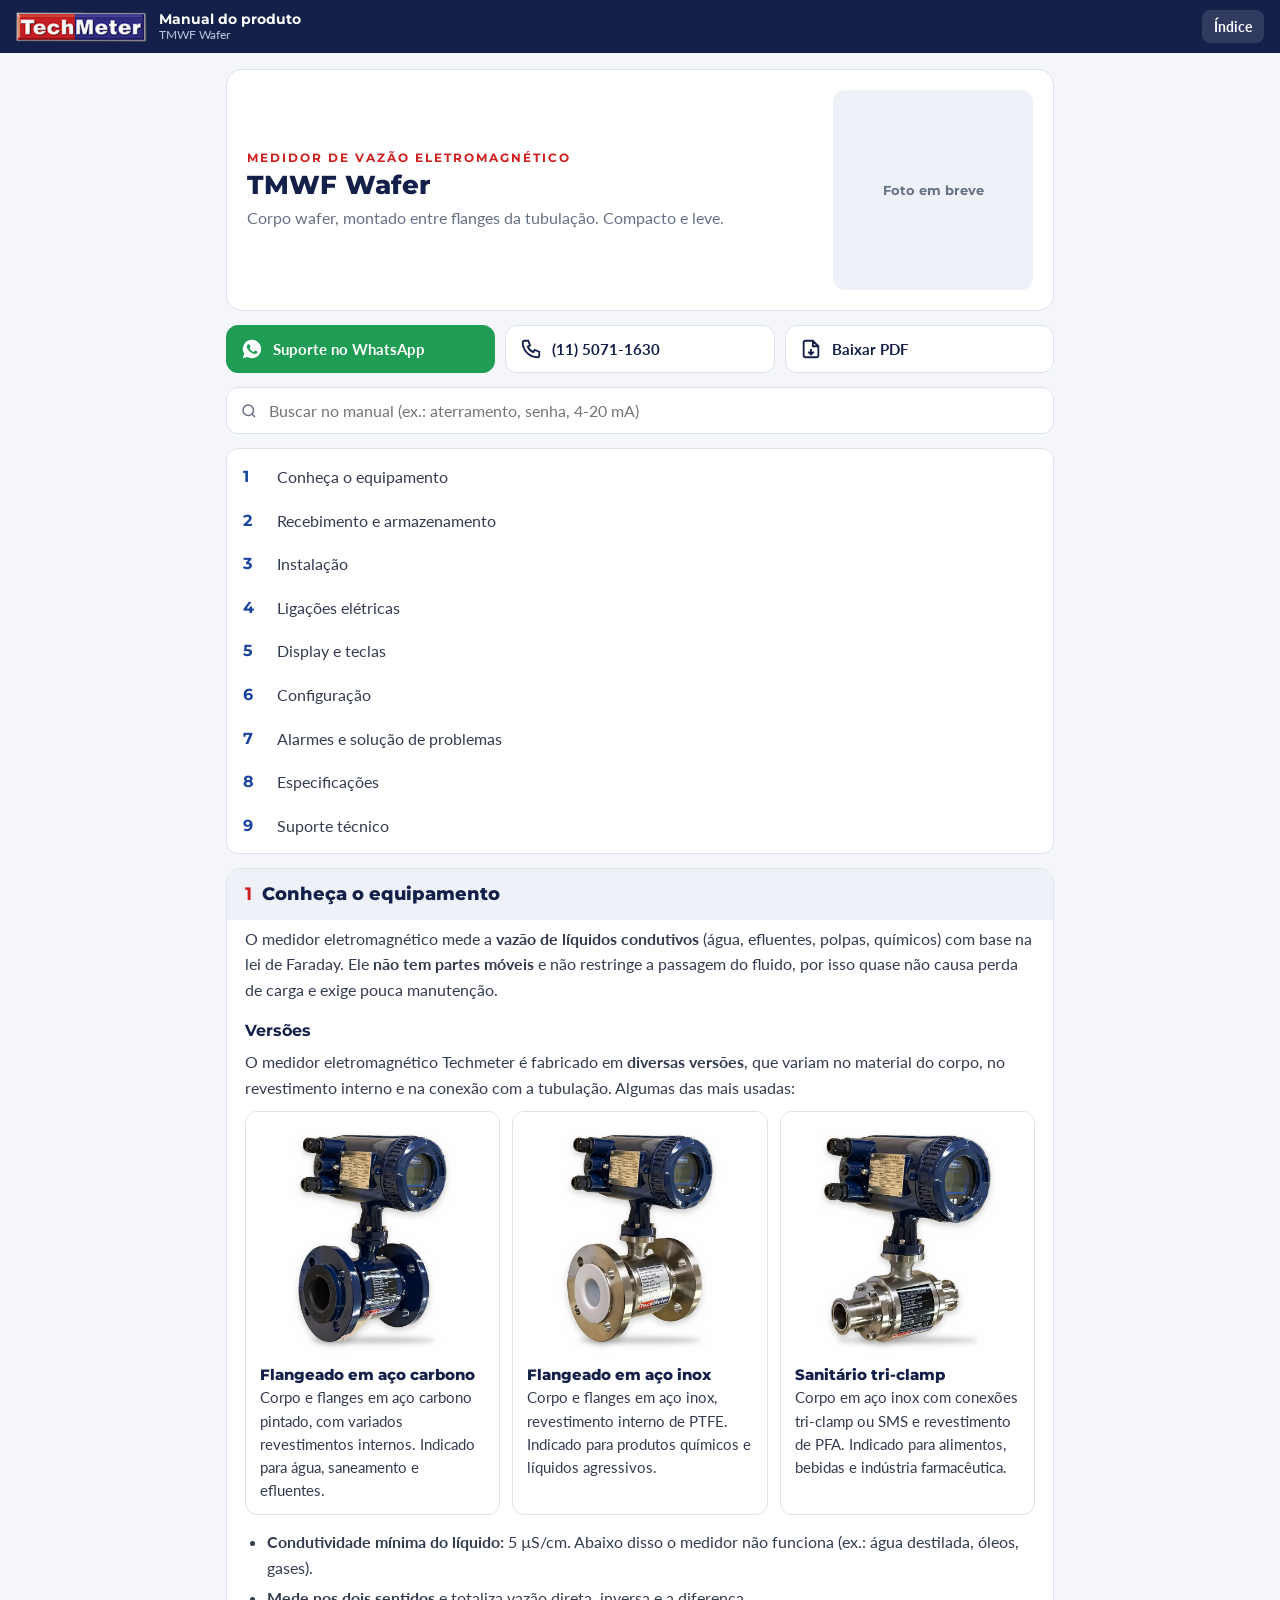
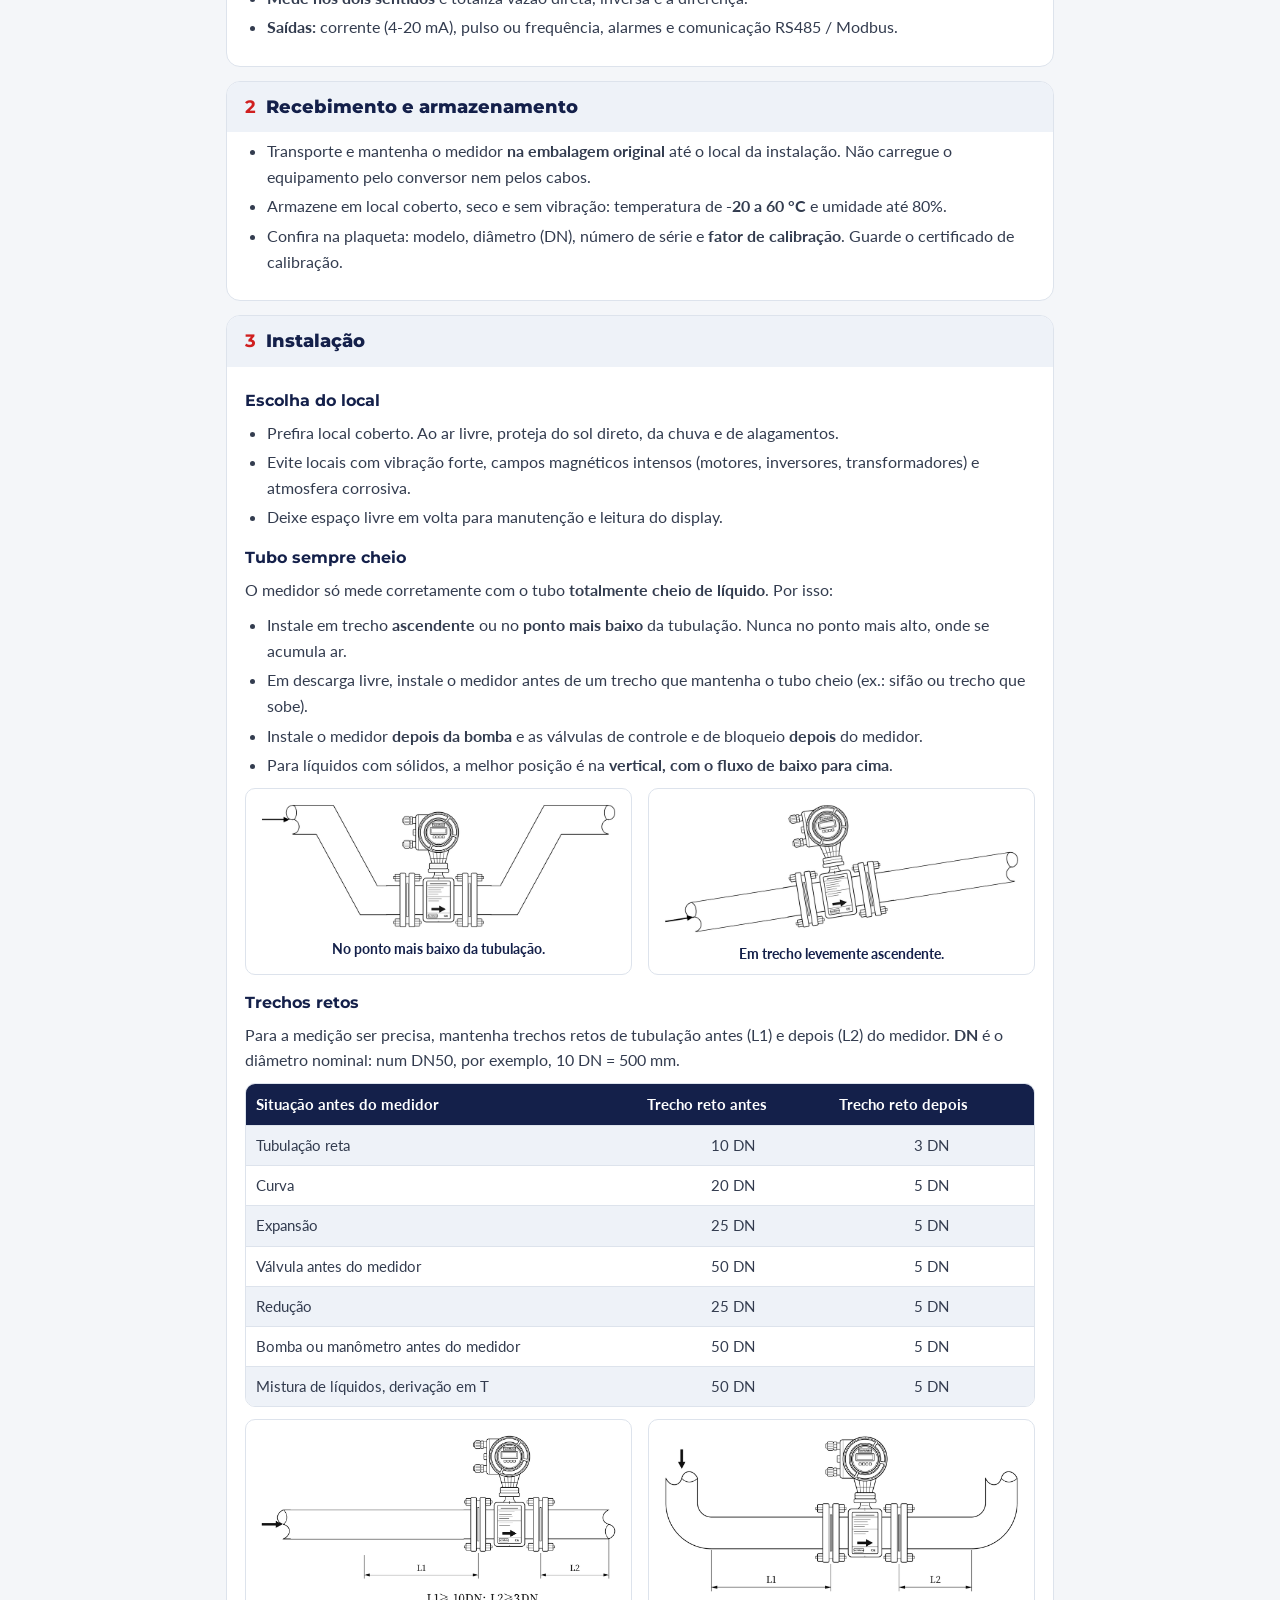
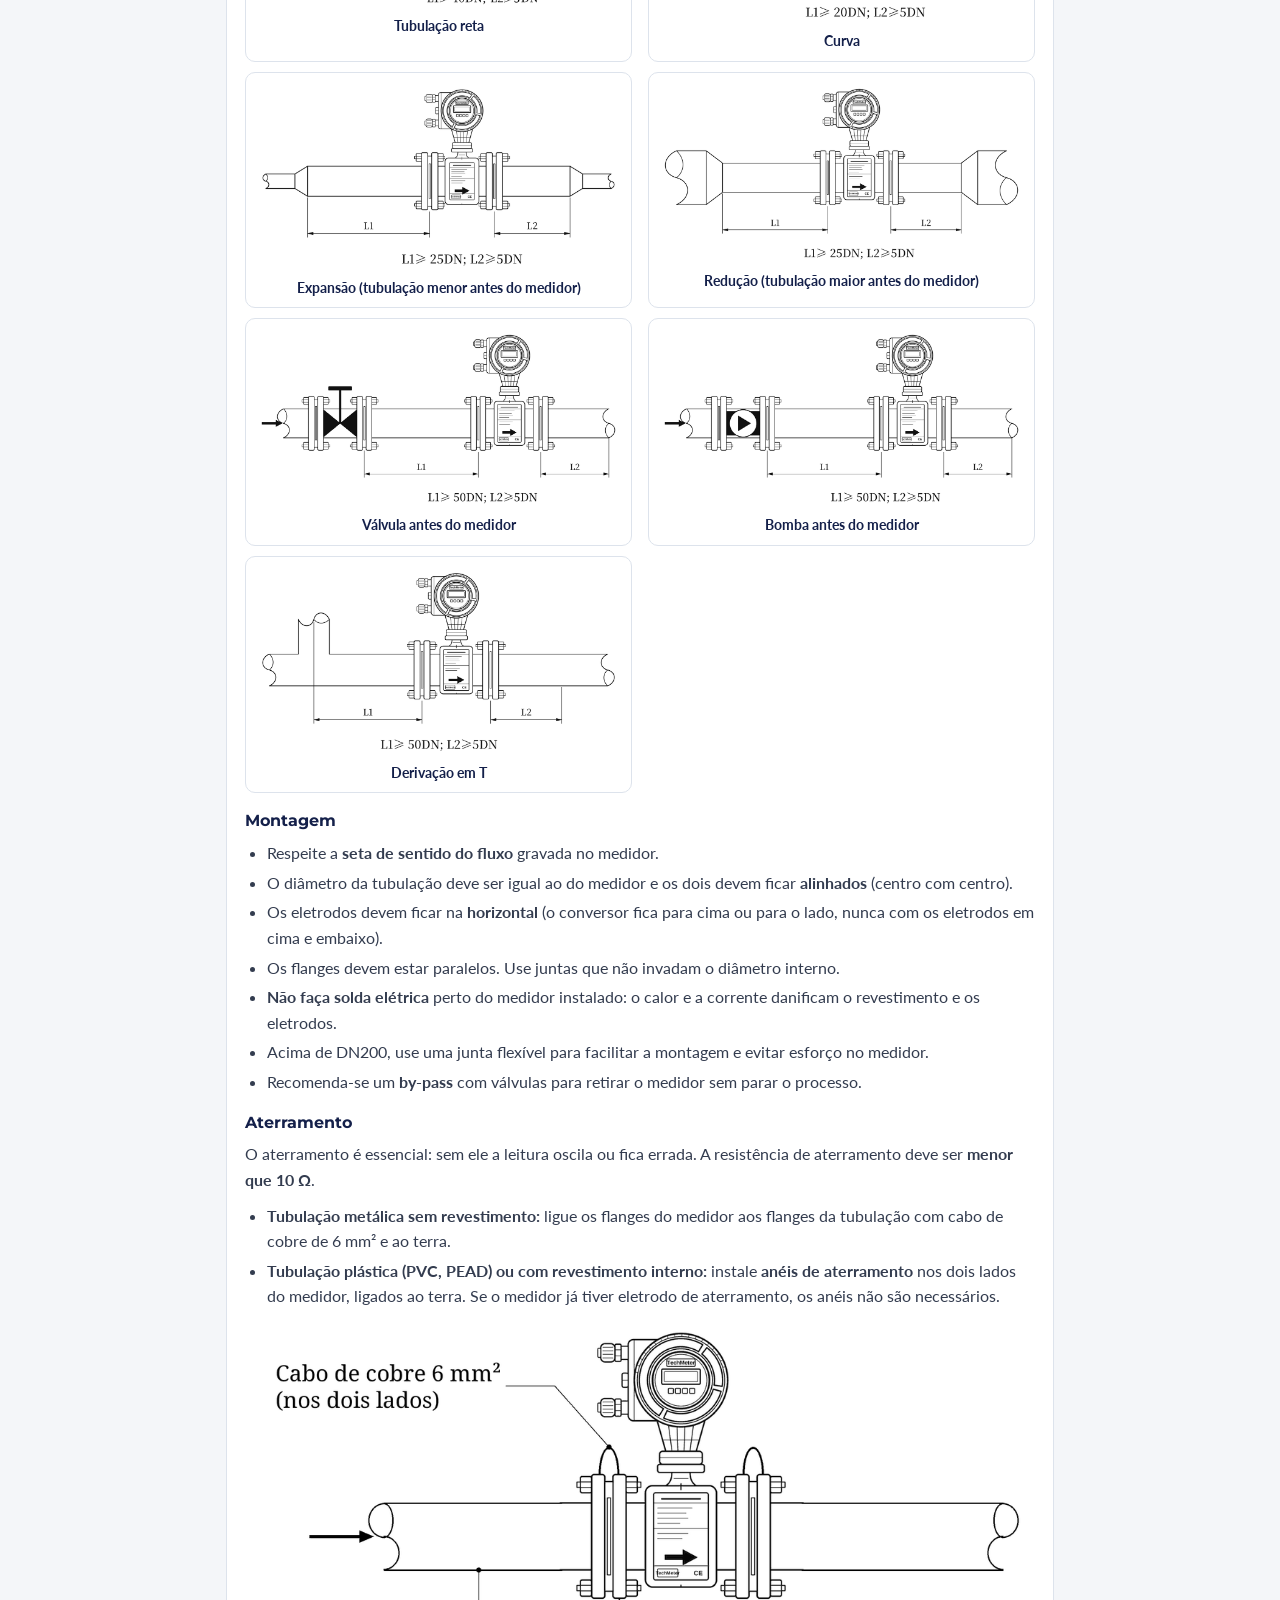
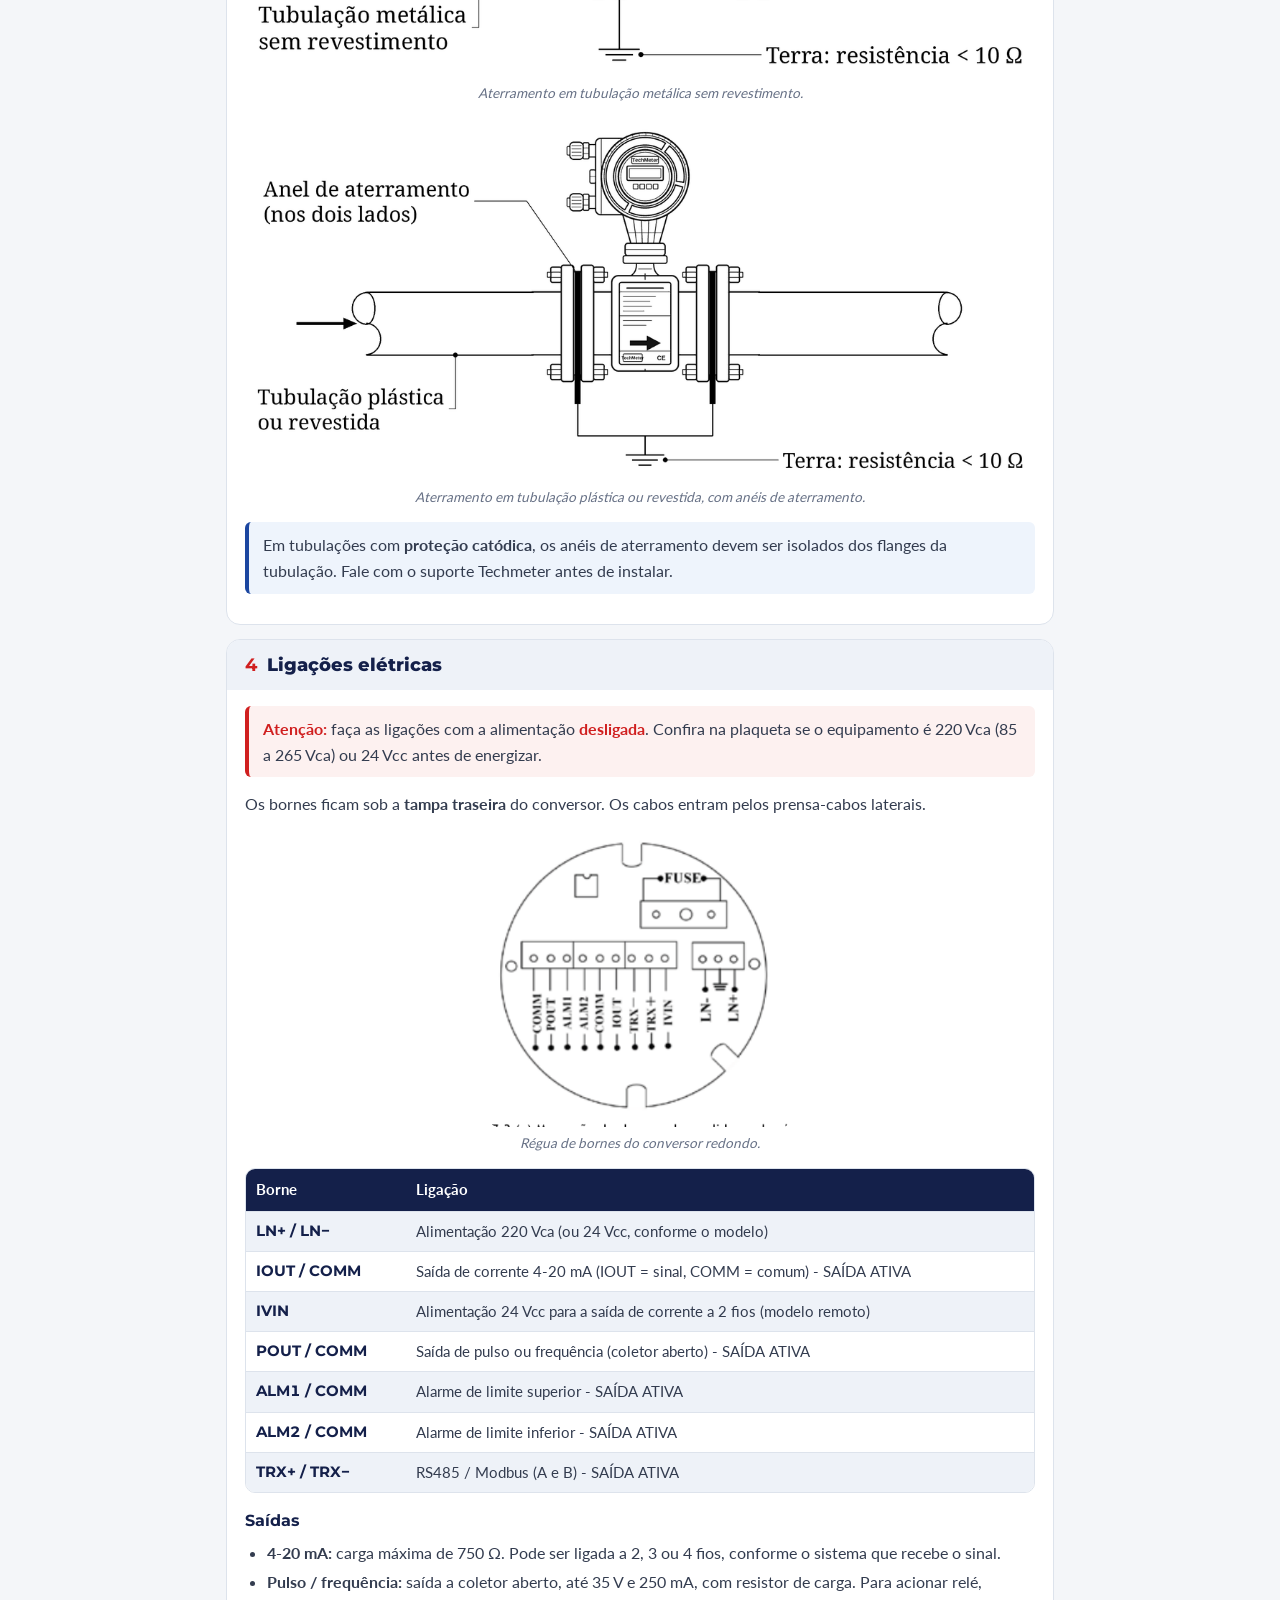
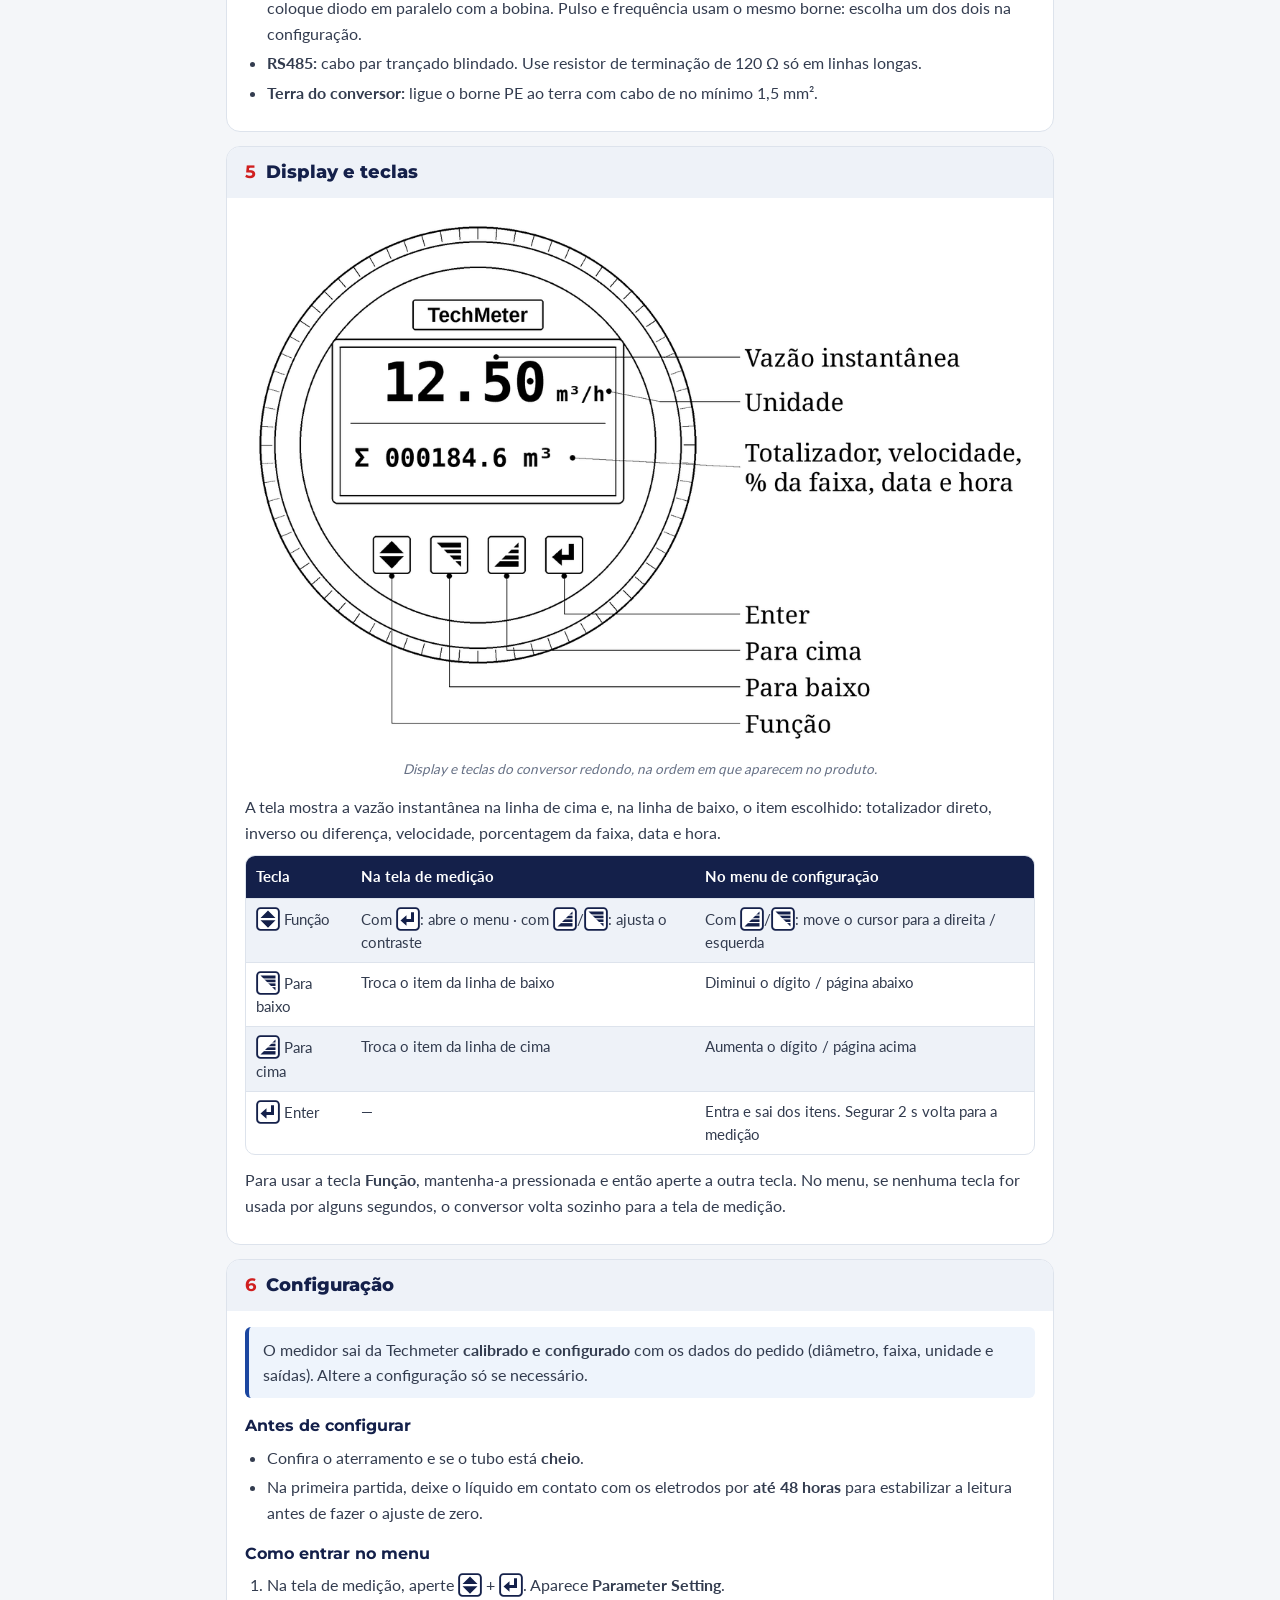
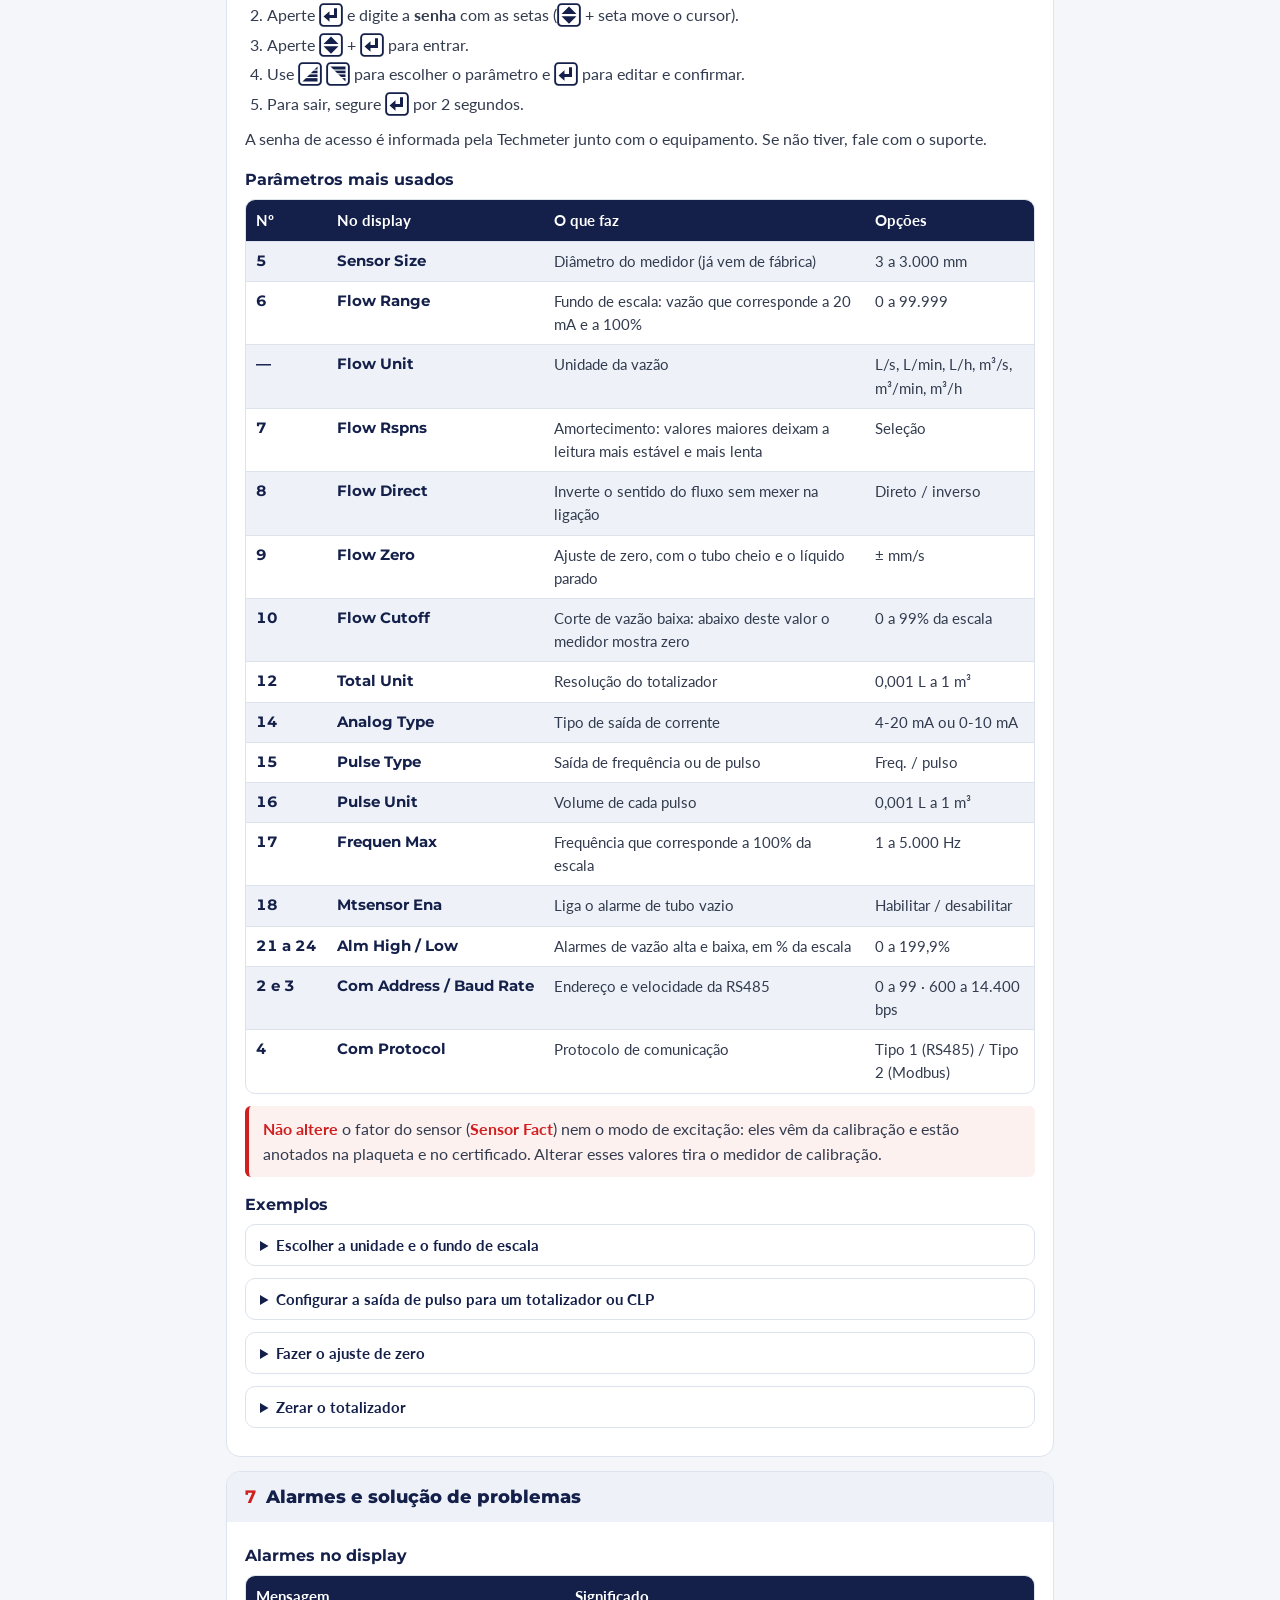
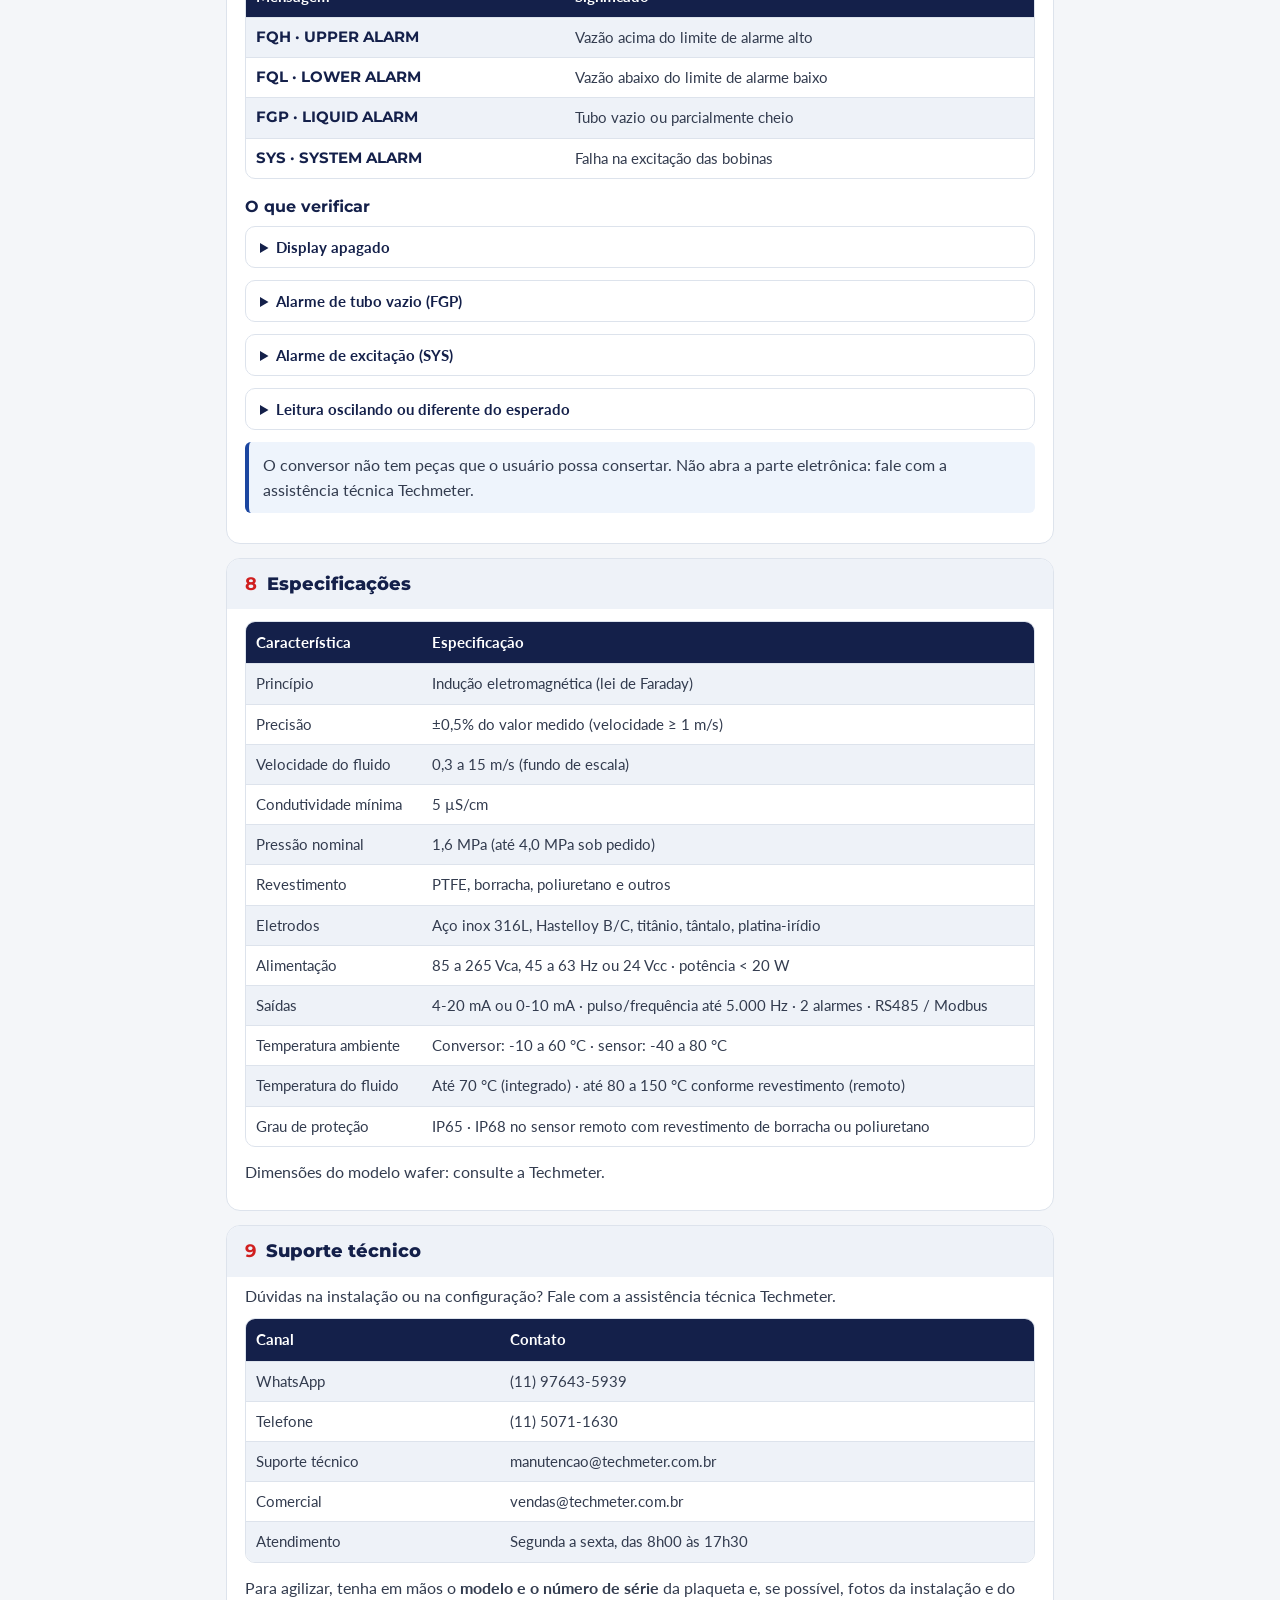
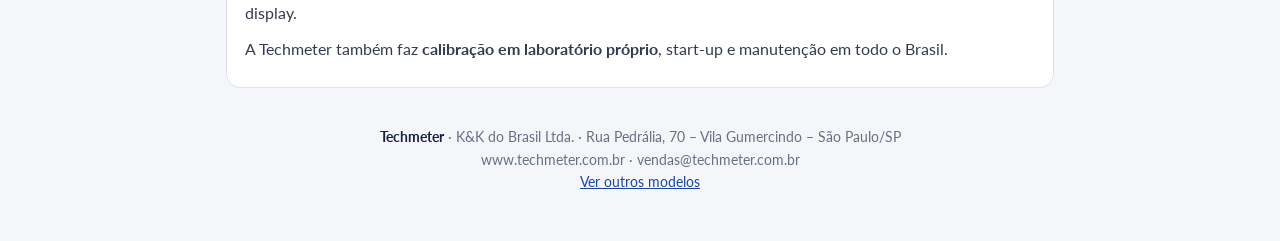
<file: site/manual/eletromagnetico/tmwf-wafer/index.html>
<!doctype html>
<html lang="pt-BR"><head><meta charset="utf-8">
<meta name="viewport" content="width=device-width, initial-scale=1, viewport-fit=cover">
<title>Manual TMWF Wafer · Techmeter</title>
<meta name="description" content="Manual do medidor de vazão eletromagnético TMWF Wafer: instalação, ligações e configuração.">
<link rel="canonical" href="https://tm-el-3d.pages.dev/manual/eletromagnetico/tmwf-wafer/">
<meta name="theme-color" content="#14204a">
<meta name="color-scheme" content="light">
<link rel="stylesheet" href="../estilo.css">
</head><body>
<header class="topo"><img src="../img/logo-techmeter.png" alt="TechMeter"><div class="t">Manual do produto<small>TMWF Wafer</small></div><button type="button" id="ir-indice">Índice</button></header>
<main class="pagina">
  <div class="capa">
    <div><div class="eyebrow">Medidor de vazão eletromagnético</div><h1>TMWF Wafer</h1><p>Corpo wafer, montado entre flanges da tubulação. Compacto e leve.</p></div>
    <div class="foto"><div class="placeholder">Foto em breve</div></div>
  </div>
  <nav class="acoes">
    <a class="zap" href="https://wa.me/5511976435939?text=Olá!%20Preciso%20de%20suporte%20com%20o%20medidor%20eletromagnético%20TMWF%20Wafer." target="_blank" rel="noopener"><svg viewBox="0 0 24 24"><path fill="currentColor" d="M12 2a10 10 0 0 0-8.6 15.1L2 22l5-1.3A10 10 0 1 0 12 2zm5.3 14.1c-.2.6-1.3 1.2-1.8 1.2-.5.1-1 .2-3.3-.7-2.8-1.1-4.6-4-4.7-4.2-.1-.2-1.1-1.5-1.1-2.9s.7-2.1 1-2.4c.3-.3.6-.3.8-.3h.6c.2 0 .4 0 .6.5l.9 2.1c.1.2.1.4 0 .5l-.4.6-.4.4c-.1.1-.3.3-.1.6.2.3.8 1.3 1.7 2.1 1.2 1 2.1 1.3 2.4 1.5.3.1.5.1.7-.1l.9-1.1c.2-.3.4-.2.7-.1l2 1c.3.1.5.2.5.3.1.2.1.6-.1 1.1z"/></svg>Suporte no WhatsApp</a>
    <a href="tel:+551150711630"><svg viewBox="0 0 24 24"><path fill="none" stroke="currentColor" stroke-width="2" d="M5 3h4l2 5-2.5 1.5a11 11 0 0 0 6 6L16 13l5 2v4a2 2 0 0 1-2 2A16 16 0 0 1 3 5a2 2 0 0 1 2-2z"/></svg>(11) 5071-1630</a>
    <a href="manual-tmwf-wafer.pdf" download><svg viewBox="0 0 24 24"><path fill="none" stroke="currentColor" stroke-width="2" d="M14 3H6a2 2 0 0 0-2 2v14a2 2 0 0 0 2 2h12a2 2 0 0 0 2-2V9zM14 3v6h6M12 12v6m-3-3 3 3 3-3"/></svg>Baixar PDF</a>
    
  </nav>
  
  <div class="busca"><label for="busca" class="so-tela" style="position:absolute;left:-9999px">Buscar no manual</label><svg viewBox="0 0 24 24"><circle cx="11" cy="11" r="7" fill="none" stroke="currentColor" stroke-width="2"/><path d="m20 20-4-4" stroke="currentColor" stroke-width="2"/></svg><input id="busca" type="search" placeholder="Buscar no manual (ex.: aterramento, senha, 4-20 mA)" autocomplete="off"><p class="vazio" id="busca-vazio" hidden>Nada encontrado. Tente outra palavra ou fale com o suporte.</p></div>
  <nav class="indice" aria-label="Índice"><a href="#conheca"><b>1</b>Conheça o equipamento</a><a href="#recebimento"><b>2</b>Recebimento e armazenamento</a><a href="#instalacao"><b>3</b>Instalação</a><a href="#ligacoes"><b>4</b>Ligações elétricas</a><a href="#display"><b>5</b>Display e teclas</a><a href="#configuracao"><b>6</b>Configuração</a><a href="#problemas"><b>7</b>Alarmes e solução de problemas</a><a href="#especificacoes"><b>8</b>Especificações</a><a href="#suporte"><b>9</b>Suporte técnico</a></nav>
  <section class="cap" id="conheca"><h2><b>1</b>Conheça o equipamento</h2><div class="corpo">
<p>O medidor eletromagnético mede a <b>vazão de líquidos condutivos</b> (água, efluentes, polpas, químicos) com base na lei de Faraday. Ele <b>não tem partes móveis</b> e não restringe a passagem do fluido, por isso quase não causa perda de carga e exige pouca manutenção.</p>
<h3>Versões</h3>
<p>O medidor eletromagnético Techmeter é fabricado em <b>diversas versões</b>, que variam no material do corpo, no revestimento interno e na conexão com a tubulação. Algumas das mais usadas:</p>
<div class="versoes"><figure class="versao"><a href="../img/tm-el-flangeado-carbono.jpg" target="_blank" title="Abrir a foto ampliada"><img src="../img/tm-el-flangeado-carbono.jpg" alt="Medidor eletromagnético Techmeter, versão Flangeado em aço carbono" loading="lazy"></a><figcaption><b>Flangeado em aço carbono</b>Corpo e flanges em aço carbono pintado, com variados revestimentos internos. Indicado para água, saneamento e efluentes.</figcaption></figure><figure class="versao"><a href="../img/tm-el-flangeado-inox-ptfe.jpg" target="_blank" title="Abrir a foto ampliada"><img src="../img/tm-el-flangeado-inox-ptfe.jpg" alt="Medidor eletromagnético Techmeter, versão Flangeado em aço inox" loading="lazy"></a><figcaption><b>Flangeado em aço inox</b>Corpo e flanges em aço inox, revestimento interno de PTFE. Indicado para produtos químicos e líquidos agressivos.</figcaption></figure><figure class="versao"><a href="../img/tm-el-sanitario-triclamp-inox.jpg" target="_blank" title="Abrir a foto ampliada"><img src="../img/tm-el-sanitario-triclamp-inox.jpg" alt="Medidor eletromagnético Techmeter, versão Sanitário tri-clamp" loading="lazy"></a><figcaption><b>Sanitário tri-clamp</b>Corpo em aço inox com conexões tri-clamp ou SMS e revestimento de PFA. Indicado para alimentos, bebidas e indústria farmacêutica.</figcaption></figure></div>

<ul>
  <li><b>Condutividade mínima do líquido:</b> 5 µS/cm. Abaixo disso o medidor não funciona (ex.: água destilada, óleos, gases).</li>
  <li><b>Mede nos dois sentidos</b> e totaliza vazão direta, inversa e a diferença.</li>
  <li><b>Saídas:</b> corrente (4-20 mA), pulso ou frequência, alarmes e comunicação RS485 / Modbus.</li>
</ul></div></section><section class="cap" id="recebimento"><h2><b>2</b>Recebimento e armazenamento</h2><div class="corpo">
<ul>
  <li>Transporte e mantenha o medidor <b>na embalagem original</b> até o local da instalação. Não carregue o equipamento pelo conversor nem pelos cabos.</li>
  <li>Armazene em local coberto, seco e sem vibração: temperatura de <b>-20 a 60 °C</b> e umidade até 80%.</li>
  <li>Confira na plaqueta: modelo, diâmetro (DN), número de série e <b>fator de calibração</b>. Guarde o certificado de calibração.</li>
</ul></div></section><section class="cap" id="instalacao"><h2><b>3</b>Instalação</h2><div class="corpo">
<h3>Escolha do local</h3>
<ul>
  <li>Prefira local coberto. Ao ar livre, proteja do sol direto, da chuva e de alagamentos.</li>
  <li>Evite locais com vibração forte, campos magnéticos intensos (motores, inversores, transformadores) e atmosfera corrosiva.</li>
  <li>Deixe espaço livre em volta para manutenção e leitura do display.</li>
</ul>

<h3>Tubo sempre cheio</h3>
<p>O medidor só mede corretamente com o tubo <b>totalmente cheio de líquido</b>. Por isso:</p>
<ul>
  <li>Instale em trecho <b>ascendente</b> ou no <b>ponto mais baixo</b> da tubulação. Nunca no ponto mais alto, onde se acumula ar.</li>
  <li>Em descarga livre, instale o medidor antes de um trecho que mantenha o tubo cheio (ex.: sifão ou trecho que sobe).</li>
  <li>Instale o medidor <b>depois da bomba</b> e as válvulas de controle e de bloqueio <b>depois</b> do medidor.</li>
  <li>Para líquidos com sólidos, a melhor posição é na <b>vertical, com o fluxo de baixo para cima</b>.</li>
</ul>
<div class="figs">
<figure class="fig"><a href="../img/instalacao-ponto-baixo.png" target="_blank" title="Abrir a figura ampliada"><img src="../img/instalacao-ponto-baixo.png" alt="No ponto mais baixo da tubulação." loading="lazy"></a><figcaption>No ponto mais baixo da tubulação.</figcaption></figure>
<figure class="fig"><a href="../img/instalacao-ascendente.png" target="_blank" title="Abrir a figura ampliada"><img src="../img/instalacao-ascendente.png" alt="Em trecho levemente ascendente." loading="lazy"></a><figcaption>Em trecho levemente ascendente.</figcaption></figure>
</div>

<h3>Trechos retos</h3>
<p>Para a medição ser precisa, mantenha trechos retos de tubulação antes (L1) e depois (L2) do medidor. <b>DN</b> é o diâmetro nominal: num DN50, por exemplo, 10 DN = 500 mm.</p>
<div class="tabela"><table><tr><th>Situação antes do medidor</th><th>Trecho reto antes</th><th>Trecho reto depois</th></tr><tr><td>Tubulação reta</td><td class=c>10 DN</td><td class=c>3 DN</td></tr><tr><td>Curva</td><td class=c>20 DN</td><td class=c>5 DN</td></tr><tr><td>Expansão</td><td class=c>25 DN</td><td class=c>5 DN</td></tr><tr><td>Válvula antes do medidor</td><td class=c>50 DN</td><td class=c>5 DN</td></tr><tr><td>Redução</td><td class=c>25 DN</td><td class=c>5 DN</td></tr><tr><td>Bomba ou manômetro antes do medidor</td><td class=c>50 DN</td><td class=c>5 DN</td></tr><tr><td>Mistura de líquidos, derivação em T</td><td class=c>50 DN</td><td class=c>5 DN</td></tr></table></div>
<div class="figs">
<figure class="fig"><a href="../img/reto-tubulacao-reta.png" target="_blank" title="Abrir a figura ampliada"><img src="../img/reto-tubulacao-reta.png" alt="Tubulação reta" loading="lazy"></a><figcaption>Tubulação reta</figcaption></figure>
<figure class="fig"><a href="../img/reto-curva.png" target="_blank" title="Abrir a figura ampliada"><img src="../img/reto-curva.png" alt="Curva" loading="lazy"></a><figcaption>Curva</figcaption></figure>
<figure class="fig"><a href="../img/reto-expansao.png" target="_blank" title="Abrir a figura ampliada"><img src="../img/reto-expansao.png" alt="Expansão (tubulação menor antes do medidor)" loading="lazy"></a><figcaption>Expansão (tubulação menor antes do medidor)</figcaption></figure>
<figure class="fig"><a href="../img/reto-reducao.png" target="_blank" title="Abrir a figura ampliada"><img src="../img/reto-reducao.png" alt="Redução (tubulação maior antes do medidor)" loading="lazy"></a><figcaption>Redução (tubulação maior antes do medidor)</figcaption></figure>
<figure class="fig"><a href="../img/reto-valvula.png" target="_blank" title="Abrir a figura ampliada"><img src="../img/reto-valvula.png" alt="Válvula antes do medidor" loading="lazy"></a><figcaption>Válvula antes do medidor</figcaption></figure>
<figure class="fig"><a href="../img/reto-bomba.png" target="_blank" title="Abrir a figura ampliada"><img src="../img/reto-bomba.png" alt="Bomba antes do medidor" loading="lazy"></a><figcaption>Bomba antes do medidor</figcaption></figure>
<figure class="fig"><a href="../img/reto-derivacao-t.png" target="_blank" title="Abrir a figura ampliada"><img src="../img/reto-derivacao-t.png" alt="Derivação em T" loading="lazy"></a><figcaption>Derivação em T</figcaption></figure>
</div>

<h3>Montagem</h3>
<ul>
  <li>Respeite a <b>seta de sentido do fluxo</b> gravada no medidor.</li>
  <li>O diâmetro da tubulação deve ser igual ao do medidor e os dois devem ficar <b>alinhados</b> (centro com centro).</li>
  <li>Os eletrodos devem ficar na <b>horizontal</b> (o conversor fica para cima ou para o lado, nunca com os eletrodos em cima e embaixo).</li>
  <li>Os flanges devem estar paralelos. Use juntas que não invadam o diâmetro interno.</li>
  <li><b>Não faça solda elétrica</b> perto do medidor instalado: o calor e a corrente danificam o revestimento e os eletrodos.</li>
  <li>Acima de DN200, use uma junta flexível para facilitar a montagem e evitar esforço no medidor.</li>
  <li>Recomenda-se um <b>by-pass</b> com válvulas para retirar o medidor sem parar o processo.</li>
</ul>

<h3>Aterramento</h3>
<p>O aterramento é essencial: sem ele a leitura oscila ou fica errada. A resistência de aterramento deve ser <b>menor que 10 Ω</b>.</p>
<ul>
  <li><b>Tubulação metálica sem revestimento:</b> ligue os flanges do medidor aos flanges da tubulação com cabo de cobre de 6 mm² e ao terra.</li>
  <li><b>Tubulação plástica (PVC, PEAD) ou com revestimento interno:</b> instale <b>anéis de aterramento</b> nos dois lados do medidor, ligados ao terra. Se o medidor já tiver eletrodo de aterramento, os anéis não são necessários.</li>
</ul>
<figure class="fig"><a href="../img/aterramento-metalico.png" target="_blank" title="Abrir a figura ampliada"><img src="../img/aterramento-metalico.png" alt="Aterramento em tubulação metálica sem revestimento." loading="lazy"></a><figcaption>Aterramento em tubulação metálica sem revestimento.</figcaption></figure>
<figure class="fig"><a href="../img/aterramento-plastico.png" target="_blank" title="Abrir a figura ampliada"><img src="../img/aterramento-plastico.png" alt="Aterramento em tubulação plástica ou revestida, com anéis de aterramento." loading="lazy"></a><figcaption>Aterramento em tubulação plástica ou revestida, com anéis de aterramento.</figcaption></figure>
<div class="nota">Em tubulações com <b>proteção catódica</b>, os anéis de aterramento devem ser isolados dos flanges da tubulação. Fale com o suporte Techmeter antes de instalar.</div></div></section><section class="cap" id="ligacoes"><h2><b>4</b>Ligações elétricas</h2><div class="corpo">
<div class="aviso"><b>Atenção:</b> faça as ligações com a alimentação <b>desligada</b>. Confira na plaqueta se o equipamento é 220 Vca (85 a 265 Vca) ou 24 Vcc antes de energizar.</div>

<p>Os bornes ficam sob a <b>tampa traseira</b> do conversor. Os cabos entram pelos prensa-cabos laterais.</p>
<figure class="fig"><a href="../img/bornes-redondo.png" target="_blank" title="Abrir a figura ampliada"><img src="../img/bornes-redondo.png" alt="Régua de bornes do conversor redondo." loading="lazy" style="width:300px"></a><figcaption>Régua de bornes do conversor redondo.</figcaption></figure>
<div class="tabela"><table><tr><th>Borne</th><th>Ligação</th></tr><tr><td class=cod>LN+ / LN−</td><td>Alimentação 220 Vca (ou 24 Vcc, conforme o modelo)</td></tr><tr><td class=cod>IOUT / COMM</td><td>Saída de corrente 4-20 mA (IOUT = sinal, COMM = comum) - SAÍDA ATIVA</td></tr><tr><td class=cod>IVIN</td><td>Alimentação 24 Vcc para a saída de corrente a 2 fios (modelo remoto)</td></tr><tr><td class=cod>POUT / COMM</td><td>Saída de pulso ou frequência (coletor aberto) - SAÍDA ATIVA</td></tr><tr><td class=cod>ALM1 / COMM</td><td>Alarme de limite superior - SAÍDA ATIVA</td></tr><tr><td class=cod>ALM2 / COMM</td><td>Alarme de limite inferior - SAÍDA ATIVA</td></tr><tr><td class=cod>TRX+ / TRX−</td><td>RS485 / Modbus (A e B) - SAÍDA ATIVA</td></tr></table></div>
<h3>Saídas</h3>
<ul>
  <li><b>4-20 mA:</b> carga máxima de 750 Ω. Pode ser ligada a 2, 3 ou 4 fios, conforme o sistema que recebe o sinal.</li>
  <li><b>Pulso / frequência:</b> saída a coletor aberto, até 35 V e 250 mA, com resistor de carga. Para acionar relé, coloque diodo em paralelo com a bobina. Pulso e frequência usam o mesmo borne: escolha um dos dois na configuração.</li>
  <li><b>RS485:</b> cabo par trançado blindado. Use resistor de terminação de 120 Ω só em linhas longas.</li>
  <li><b>Terra do conversor:</b> ligue o borne PE ao terra com cabo de no mínimo 1,5 mm².</li>
</ul></div></section><section class="cap" id="display"><h2><b>5</b>Display e teclas</h2><div class="corpo">
<figure class="fig"><a href="../img/display-redondo.png" target="_blank" title="Abrir a figura ampliada"><img src="../img/display-redondo.png" alt="Display e teclas do conversor redondo, na ordem em que aparecem no produto." loading="lazy"></a><figcaption>Display e teclas do conversor redondo, na ordem em que aparecem no produto.</figcaption></figure>
<p>A tela mostra a vazão instantânea na linha de cima e, na linha de baixo, o item escolhido: totalizador direto, inverso ou diferença, velocidade, porcentagem da faixa, data e hora.</p>
<div class="tabela"><table><tr><th>Tecla</th><th>Na tela de medição</th><th>No menu de configuração</th></tr><tr><td><span class="tecla ic" role="img" aria-label="Função"><svg viewBox="0 0 64 64" aria-hidden="true"><rect x="3" y="3" width="58" height="58" rx="9" fill="#fff" stroke="currentColor" stroke-width="5"/><path fill="currentColor" d="M32 9 52 29H12zM12 35h40L32 55z"/></svg></span> Função</td><td>Com <span class="tecla ic" role="img" aria-label="Enter"><svg viewBox="0 0 64 64" aria-hidden="true"><rect x="3" y="3" width="58" height="58" rx="9" fill="#fff" stroke="currentColor" stroke-width="5"/><path fill="currentColor" d="M48 14v26H28v10L12 36l16-14v10h12V14z"/></svg></span>: abre o menu · com <span class="tecla ic" role="img" aria-label="Para cima"><svg viewBox="0 0 64 64" aria-hidden="true"><rect x="3" y="3" width="58" height="58" rx="9" fill="#fff" stroke="currentColor" stroke-width="5"/><path fill="currentColor" d="M52 12v40H12z"/><g fill="#fff"><rect x="10" y="20" width="44" height="3"/><rect x="10" y="30" width="44" height="3"/><rect x="10" y="40" width="44" height="3"/></g></svg></span>/<span class="tecla ic" role="img" aria-label="Para baixo"><svg viewBox="0 0 64 64" aria-hidden="true"><rect x="3" y="3" width="58" height="58" rx="9" fill="#fff" stroke="currentColor" stroke-width="5"/><path fill="currentColor" d="M12 12h40v40z"/><g fill="#fff"><rect x="10" y="20" width="44" height="3"/><rect x="10" y="30" width="44" height="3"/><rect x="10" y="40" width="44" height="3"/></g></svg></span>: ajusta o contraste</td><td>Com <span class="tecla ic" role="img" aria-label="Para cima"><svg viewBox="0 0 64 64" aria-hidden="true"><rect x="3" y="3" width="58" height="58" rx="9" fill="#fff" stroke="currentColor" stroke-width="5"/><path fill="currentColor" d="M52 12v40H12z"/><g fill="#fff"><rect x="10" y="20" width="44" height="3"/><rect x="10" y="30" width="44" height="3"/><rect x="10" y="40" width="44" height="3"/></g></svg></span>/<span class="tecla ic" role="img" aria-label="Para baixo"><svg viewBox="0 0 64 64" aria-hidden="true"><rect x="3" y="3" width="58" height="58" rx="9" fill="#fff" stroke="currentColor" stroke-width="5"/><path fill="currentColor" d="M12 12h40v40z"/><g fill="#fff"><rect x="10" y="20" width="44" height="3"/><rect x="10" y="30" width="44" height="3"/><rect x="10" y="40" width="44" height="3"/></g></svg></span>: move o cursor para a direita / esquerda</td></tr><tr><td><span class="tecla ic" role="img" aria-label="Para baixo"><svg viewBox="0 0 64 64" aria-hidden="true"><rect x="3" y="3" width="58" height="58" rx="9" fill="#fff" stroke="currentColor" stroke-width="5"/><path fill="currentColor" d="M12 12h40v40z"/><g fill="#fff"><rect x="10" y="20" width="44" height="3"/><rect x="10" y="30" width="44" height="3"/><rect x="10" y="40" width="44" height="3"/></g></svg></span> Para baixo</td><td>Troca o item da linha de baixo</td><td>Diminui o dígito / página abaixo</td></tr><tr><td><span class="tecla ic" role="img" aria-label="Para cima"><svg viewBox="0 0 64 64" aria-hidden="true"><rect x="3" y="3" width="58" height="58" rx="9" fill="#fff" stroke="currentColor" stroke-width="5"/><path fill="currentColor" d="M52 12v40H12z"/><g fill="#fff"><rect x="10" y="20" width="44" height="3"/><rect x="10" y="30" width="44" height="3"/><rect x="10" y="40" width="44" height="3"/></g></svg></span> Para cima</td><td>Troca o item da linha de cima</td><td>Aumenta o dígito / página acima</td></tr><tr><td><span class="tecla ic" role="img" aria-label="Enter"><svg viewBox="0 0 64 64" aria-hidden="true"><rect x="3" y="3" width="58" height="58" rx="9" fill="#fff" stroke="currentColor" stroke-width="5"/><path fill="currentColor" d="M48 14v26H28v10L12 36l16-14v10h12V14z"/></svg></span> Enter</td><td>—</td><td>Entra e sai dos itens. Segurar 2 s volta para a medição</td></tr></table></div>
<p>Para usar a tecla <b>Função</b>, mantenha-a pressionada e então aperte a outra tecla. No menu, se nenhuma tecla for usada por alguns segundos, o conversor volta sozinho para a tela de medição.</p></div></section><section class="cap" id="configuracao"><h2><b>6</b>Configuração</h2><div class="corpo">
<div class="nota">O medidor sai da Techmeter <b>calibrado e configurado</b> com os dados do pedido (diâmetro, faixa, unidade e saídas). Altere a configuração só se necessário.</div>

<h3>Antes de configurar</h3>
<ul>
  <li>Confira o aterramento e se o tubo está <b>cheio</b>.</li>
  <li>Na primeira partida, deixe o líquido em contato com os eletrodos por <b>até 48 horas</b> para estabilizar a leitura antes de fazer o ajuste de zero.</li>
</ul>

<h3>Como entrar no menu</h3>
<ol>
  <li>Na tela de medição, aperte <span class="tecla ic" role="img" aria-label="Função"><svg viewBox="0 0 64 64" aria-hidden="true"><rect x="3" y="3" width="58" height="58" rx="9" fill="#fff" stroke="currentColor" stroke-width="5"/><path fill="currentColor" d="M32 9 52 29H12zM12 35h40L32 55z"/></svg></span> + <span class="tecla ic" role="img" aria-label="Enter"><svg viewBox="0 0 64 64" aria-hidden="true"><rect x="3" y="3" width="58" height="58" rx="9" fill="#fff" stroke="currentColor" stroke-width="5"/><path fill="currentColor" d="M48 14v26H28v10L12 36l16-14v10h12V14z"/></svg></span>. Aparece <b>Parameter Setting</b>.</li>
  <li>Aperte <span class="tecla ic" role="img" aria-label="Enter"><svg viewBox="0 0 64 64" aria-hidden="true"><rect x="3" y="3" width="58" height="58" rx="9" fill="#fff" stroke="currentColor" stroke-width="5"/><path fill="currentColor" d="M48 14v26H28v10L12 36l16-14v10h12V14z"/></svg></span> e digite a <b>senha</b> com as setas (<span class="tecla ic" role="img" aria-label="Função"><svg viewBox="0 0 64 64" aria-hidden="true"><rect x="3" y="3" width="58" height="58" rx="9" fill="#fff" stroke="currentColor" stroke-width="5"/><path fill="currentColor" d="M32 9 52 29H12zM12 35h40L32 55z"/></svg></span> + seta move o cursor).</li>
  <li>Aperte <span class="tecla ic" role="img" aria-label="Função"><svg viewBox="0 0 64 64" aria-hidden="true"><rect x="3" y="3" width="58" height="58" rx="9" fill="#fff" stroke="currentColor" stroke-width="5"/><path fill="currentColor" d="M32 9 52 29H12zM12 35h40L32 55z"/></svg></span> + <span class="tecla ic" role="img" aria-label="Enter"><svg viewBox="0 0 64 64" aria-hidden="true"><rect x="3" y="3" width="58" height="58" rx="9" fill="#fff" stroke="currentColor" stroke-width="5"/><path fill="currentColor" d="M48 14v26H28v10L12 36l16-14v10h12V14z"/></svg></span> para entrar.</li>
  <li>Use <span class="tecla ic" role="img" aria-label="Para cima"><svg viewBox="0 0 64 64" aria-hidden="true"><rect x="3" y="3" width="58" height="58" rx="9" fill="#fff" stroke="currentColor" stroke-width="5"/><path fill="currentColor" d="M52 12v40H12z"/><g fill="#fff"><rect x="10" y="20" width="44" height="3"/><rect x="10" y="30" width="44" height="3"/><rect x="10" y="40" width="44" height="3"/></g></svg></span> <span class="tecla ic" role="img" aria-label="Para baixo"><svg viewBox="0 0 64 64" aria-hidden="true"><rect x="3" y="3" width="58" height="58" rx="9" fill="#fff" stroke="currentColor" stroke-width="5"/><path fill="currentColor" d="M12 12h40v40z"/><g fill="#fff"><rect x="10" y="20" width="44" height="3"/><rect x="10" y="30" width="44" height="3"/><rect x="10" y="40" width="44" height="3"/></g></svg></span> para escolher o parâmetro e <span class="tecla ic" role="img" aria-label="Enter"><svg viewBox="0 0 64 64" aria-hidden="true"><rect x="3" y="3" width="58" height="58" rx="9" fill="#fff" stroke="currentColor" stroke-width="5"/><path fill="currentColor" d="M48 14v26H28v10L12 36l16-14v10h12V14z"/></svg></span> para editar e confirmar.</li>
  <li>Para sair, segure <span class="tecla ic" role="img" aria-label="Enter"><svg viewBox="0 0 64 64" aria-hidden="true"><rect x="3" y="3" width="58" height="58" rx="9" fill="#fff" stroke="currentColor" stroke-width="5"/><path fill="currentColor" d="M48 14v26H28v10L12 36l16-14v10h12V14z"/></svg></span> por 2 segundos.</li>
</ol>
<p>A senha de acesso é informada pela Techmeter junto com o equipamento. Se não tiver, fale com o suporte.</p>

<h3>Parâmetros mais usados</h3>
<div class="tabela"><table><tr><th>Nº</th><th>No display</th><th>O que faz</th><th>Opções</th></tr><tr><td class=cod>5</td><td class=cod>Sensor Size</td><td>Diâmetro do medidor (já vem de fábrica)</td><td>3 a 3.000 mm</td></tr><tr><td class=cod>6</td><td class=cod>Flow Range</td><td>Fundo de escala: vazão que corresponde a 20 mA e a 100%</td><td>0 a 99.999</td></tr><tr><td class=cod>—</td><td class=cod>Flow Unit</td><td>Unidade da vazão</td><td>L/s, L/min, L/h, m³/s, m³/min, m³/h</td></tr><tr><td class=cod>7</td><td class=cod>Flow Rspns</td><td>Amortecimento: valores maiores deixam a leitura mais estável e mais lenta</td><td>Seleção</td></tr><tr><td class=cod>8</td><td class=cod>Flow Direct</td><td>Inverte o sentido do fluxo sem mexer na ligação</td><td>Direto / inverso</td></tr><tr><td class=cod>9</td><td class=cod>Flow Zero</td><td>Ajuste de zero, com o tubo cheio e o líquido parado</td><td>± mm/s</td></tr><tr><td class=cod>10</td><td class=cod>Flow Cutoff</td><td>Corte de vazão baixa: abaixo deste valor o medidor mostra zero</td><td>0 a 99% da escala</td></tr><tr><td class=cod>12</td><td class=cod>Total Unit</td><td>Resolução do totalizador</td><td>0,001 L a 1 m³</td></tr><tr><td class=cod>14</td><td class=cod>Analog Type</td><td>Tipo de saída de corrente</td><td>4-20 mA ou 0-10 mA</td></tr><tr><td class=cod>15</td><td class=cod>Pulse Type</td><td>Saída de frequência ou de pulso</td><td>Freq. / pulso</td></tr><tr><td class=cod>16</td><td class=cod>Pulse Unit</td><td>Volume de cada pulso</td><td>0,001 L a 1 m³</td></tr><tr><td class=cod>17</td><td class=cod>Frequen Max</td><td>Frequência que corresponde a 100% da escala</td><td>1 a 5.000 Hz</td></tr><tr><td class=cod>18</td><td class=cod>Mtsensor Ena</td><td>Liga o alarme de tubo vazio</td><td>Habilitar / desabilitar</td></tr><tr><td class=cod>21 a 24</td><td class=cod>Alm High / Low</td><td>Alarmes de vazão alta e baixa, em % da escala</td><td>0 a 199,9%</td></tr><tr><td class=cod>2 e 3</td><td class=cod>Com Address / Baud Rate</td><td>Endereço e velocidade da RS485</td><td>0 a 99 · 600 a 14.400 bps</td></tr><tr><td class=cod>4</td><td class=cod>Com Protocol</td><td>Protocolo de comunicação</td><td>Tipo 1 (RS485) / Tipo 2 (Modbus)</td></tr></table></div>
<div class="aviso"><b>Não altere</b> o fator do sensor (<b>Sensor Fact</b>) nem o modo de excitação: eles vêm da calibração e estão anotados na plaqueta e no certificado. Alterar esses valores tira o medidor de calibração.</div>

<h3>Exemplos</h3>
<details><summary>Escolher a unidade e o fundo de escala</summary><div>
<p>Escolha uma unidade em que a vazão máxima caiba em 5 dígitos. Se o display mostrar <b>overflow</b>, a unidade está pequena demais. Exemplo: em DN200, 1 m/s equivale a 113.097 L/h (6 dígitos); use m³/h (113,10 m³/h).</p>
<p>Defina <b>Flow Range</b> com a vazão máxima do processo, com uma folga. A saída 4-20 mA e a porcentagem seguem esse valor.</p></div></details>
<details><summary>Configurar a saída de pulso para um totalizador ou CLP</summary><div>
<p>Em <b>Pulse Type</b> escolha <b>Pulso</b> e em <b>Pulse Unit</b> o volume de cada pulso (ex.: 1 pulso = 0,01 m³). Mantenha a frequência de pulsos abaixo de 3.000 Hz na vazão máxima: se o volume do pulso for pequeno demais para a vazão, aumente o valor.</p></div></details>
<details><summary>Fazer o ajuste de zero</summary><div>
<p>Com o tubo <b>cheio e o líquido parado</b> (válvulas fechadas), entre em <b>Flow Zero</b> e ajuste o valor até a vazão indicada ficar em zero. Anote o valor ajustado.</p></div></details>
<details><summary>Zerar o totalizador</summary><div>
<p>No menu, vá até <b>Clr Total Rec</b>, digite a senha de zerar totalizador e confirme com <span class="tecla ic" role="img" aria-label="Função"><svg viewBox="0 0 64 64" aria-hidden="true"><rect x="3" y="3" width="58" height="58" rx="9" fill="#fff" stroke="currentColor" stroke-width="5"/><path fill="currentColor" d="M32 9 52 29H12zM12 35h40L32 55z"/></svg></span> + <span class="tecla ic" role="img" aria-label="Enter"><svg viewBox="0 0 64 64" aria-hidden="true"><rect x="3" y="3" width="58" height="58" rx="9" fill="#fff" stroke="currentColor" stroke-width="5"/><path fill="currentColor" d="M48 14v26H28v10L12 36l16-14v10h12V14z"/></svg></span>. Os totais voltam a zero.</p></div></details></div></section><section class="cap" id="problemas"><h2><b>7</b>Alarmes e solução de problemas</h2><div class="corpo">
<h3>Alarmes no display</h3>
<div class="tabela"><table><tr><th>Mensagem</th><th>Significado</th></tr><tr><td class=cod>FQH · UPPER ALARM</td><td>Vazão acima do limite de alarme alto</td></tr><tr><td class=cod>FQL · LOWER ALARM</td><td>Vazão abaixo do limite de alarme baixo</td></tr><tr><td class=cod>FGP · LIQUID ALARM</td><td>Tubo vazio ou parcialmente cheio</td></tr><tr><td class=cod>SYS · SYSTEM ALARM</td><td>Falha na excitação das bobinas</td></tr></table></div>
<h3>O que verificar</h3>
<details><summary>Display apagado</summary><div><ul>
<li>Confira se há alimentação nos bornes e se a tensão é a do equipamento (220 Vca ou 24 Vcc).</li>
<li>Verifique o fusível do conversor.</li></ul></div></details>
<details><summary>Alarme de tubo vazio (FGP)</summary><div><ul>
<li>Confirme se o tubo está realmente cheio (ar na linha, medidor em ponto alto, descarga livre).</li>
<li>Confira as ligações do sinal (SIG1, SIG2, SGND) no modelo remoto.</li>
<li>O líquido pode ter condutividade baixa, ou os eletrodos podem estar sujos. Fale com o suporte.</li></ul></div></details>
<details><summary>Alarme de excitação (SYS)</summary><div><ul>
<li>No modelo remoto, confira se os fios EXT+ e EXT− estão bem ligados.</li>
<li>Se a ligação estiver correta, o conversor ou as bobinas precisam de assistência.</li></ul></div></details>
<details><summary>Leitura oscilando ou diferente do esperado</summary><div><ul>
<li>Verifique o <b>aterramento</b> (causa mais comum).</li>
<li>Confira se o tubo está cheio e se há bolhas de ar.</li>
<li>Confira os trechos retos e se há bomba ou válvula muito perto do medidor.</li>
<li>Confira se o fator do sensor e o zero estão iguais aos da plaqueta / certificado.</li>
<li>Aumente o amortecimento (<b>Flow Rspns</b>) se o processo for pulsante.</li></ul></div></details>
<div class="nota">O conversor não tem peças que o usuário possa consertar. Não abra a parte eletrônica: fale com a assistência técnica Techmeter.</div></div></section><section class="cap" id="especificacoes"><h2><b>8</b>Especificações</h2><div class="corpo"><div class="tabela"><table><tr><th>Característica</th><th>Especificação</th></tr><tr><td>Princípio</td><td>Indução eletromagnética (lei de Faraday)</td></tr><tr><td>Precisão</td><td>±0,5% do valor medido (velocidade ≥ 1 m/s)</td></tr><tr><td>Velocidade do fluido</td><td>0,3 a 15 m/s (fundo de escala)</td></tr><tr><td>Condutividade mínima</td><td>5 µS/cm</td></tr><tr><td>Pressão nominal</td><td>1,6 MPa (até 4,0 MPa sob pedido)</td></tr><tr><td>Revestimento</td><td>PTFE, borracha, poliuretano e outros</td></tr><tr><td>Eletrodos</td><td>Aço inox 316L, Hastelloy B/C, titânio, tântalo, platina-irídio</td></tr><tr><td>Alimentação</td><td>85 a 265 Vca, 45 a 63 Hz ou 24 Vcc · potência < 20 W</td></tr><tr><td>Saídas</td><td>4-20 mA ou 0-10 mA · pulso/frequência até 5.000 Hz · 2 alarmes · RS485 / Modbus</td></tr><tr><td>Temperatura ambiente</td><td>Conversor: -10 a 60 °C · sensor: -40 a 80 °C</td></tr><tr><td>Temperatura do fluido</td><td>Até 70 °C (integrado) · até 80 a 150 °C conforme revestimento (remoto)</td></tr><tr><td>Grau de proteção</td><td>IP65 · IP68 no sensor remoto com revestimento de borracha ou poliuretano</td></tr></table></div><p>Dimensões do modelo wafer: consulte a Techmeter.</p></div></section><section class="cap" id="suporte"><h2><b>9</b>Suporte técnico</h2><div class="corpo">
<p>Dúvidas na instalação ou na configuração? Fale com a assistência técnica Techmeter.</p>
<div class="tabela"><table><tr><th>Canal</th><th>Contato</th></tr><tr><td>WhatsApp</td><td>(11) 97643-5939</td></tr><tr><td>Telefone</td><td>(11) 5071-1630</td></tr><tr><td>Suporte técnico</td><td>manutencao@techmeter.com.br</td></tr><tr><td>Comercial</td><td>vendas@techmeter.com.br</td></tr><tr><td>Atendimento</td><td>Segunda a sexta, das 8h00 às 17h30</td></tr></table></div>
<p>Para agilizar, tenha em mãos o <b>modelo e o número de série</b> da plaqueta e, se possível, fotos da instalação e do display.</p>
<p>A Techmeter também faz <b>calibração em laboratório próprio</b>, start-up e manutenção em todo o Brasil.</p></div></section>
  <footer class="rodape"><b>Techmeter</b> · K&amp;K do Brasil Ltda. · Rua Pedrália, 70 – Vila Gumercindo – São Paulo/SP<br>www.techmeter.com.br · vendas@techmeter.com.br<br><a href="../">Ver outros modelos</a></footer>
</main>
<script src="../app.js"></script>
</body></html>
</file>
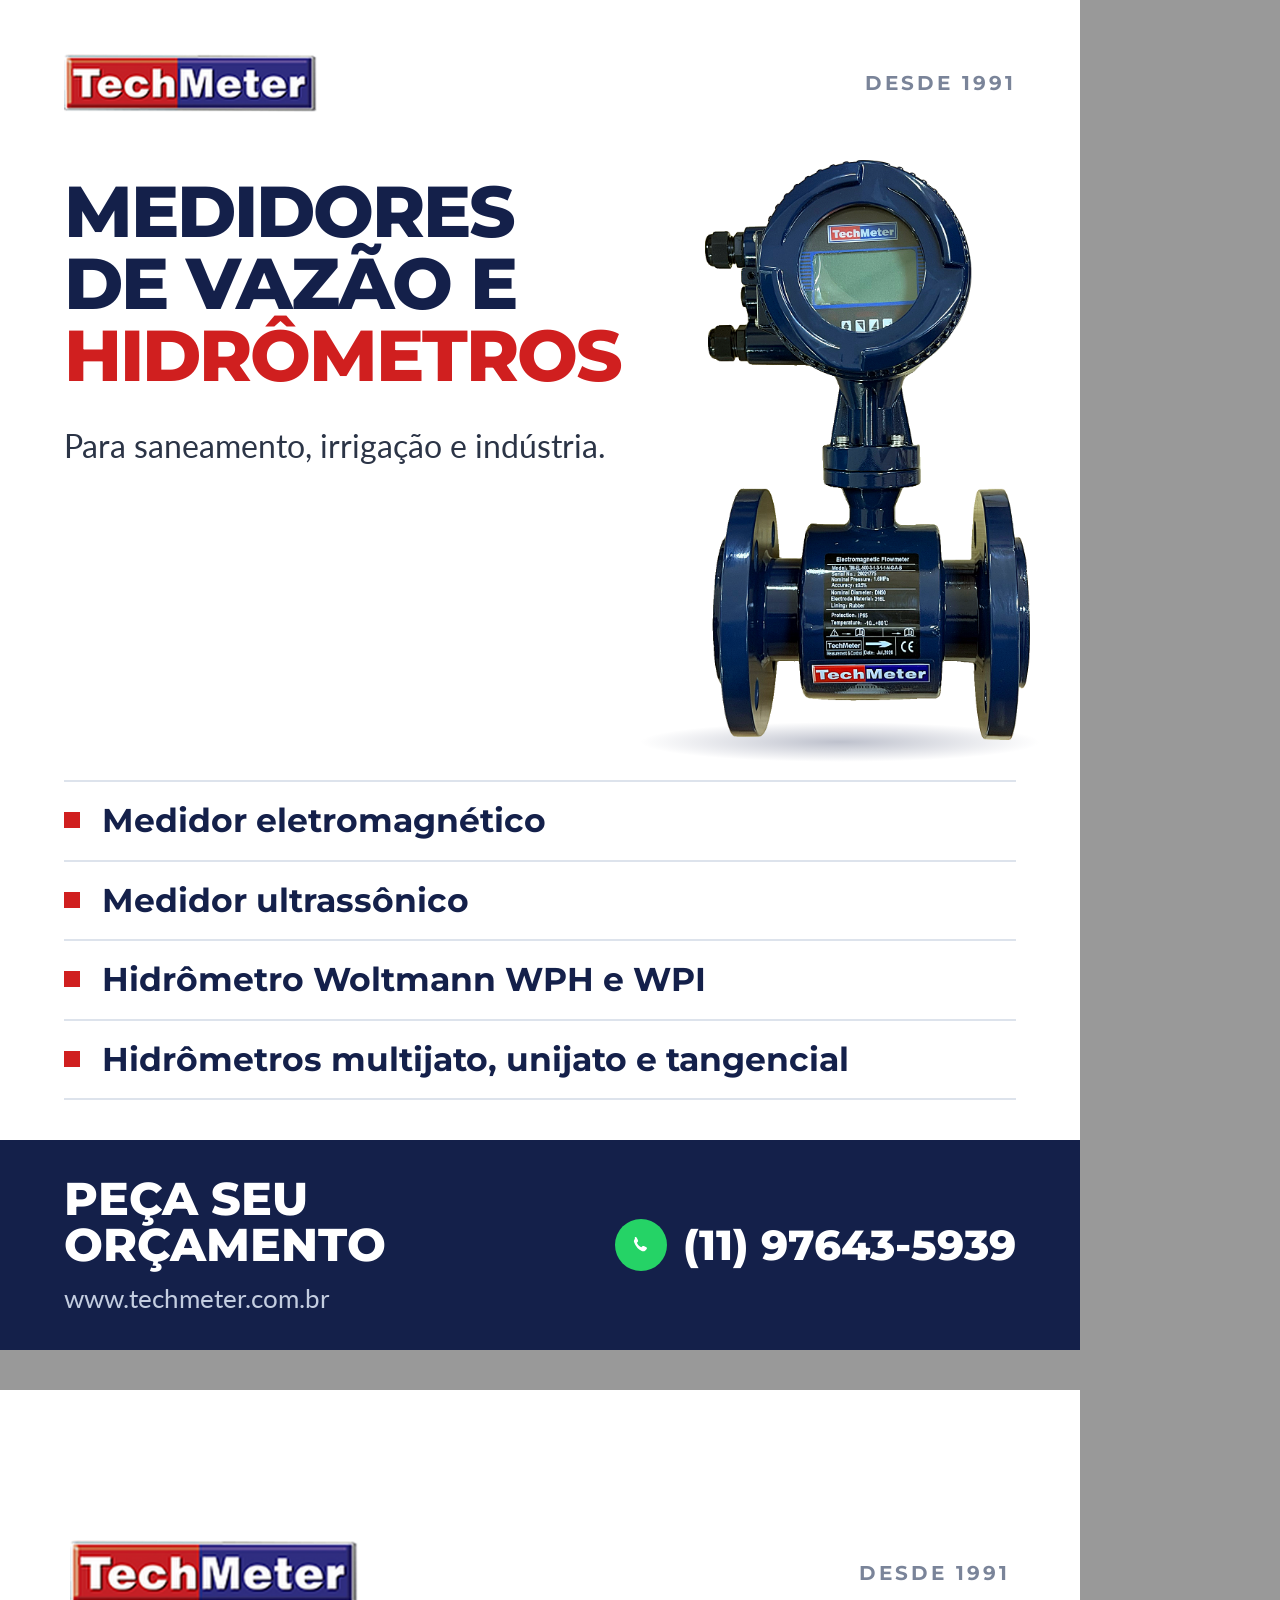
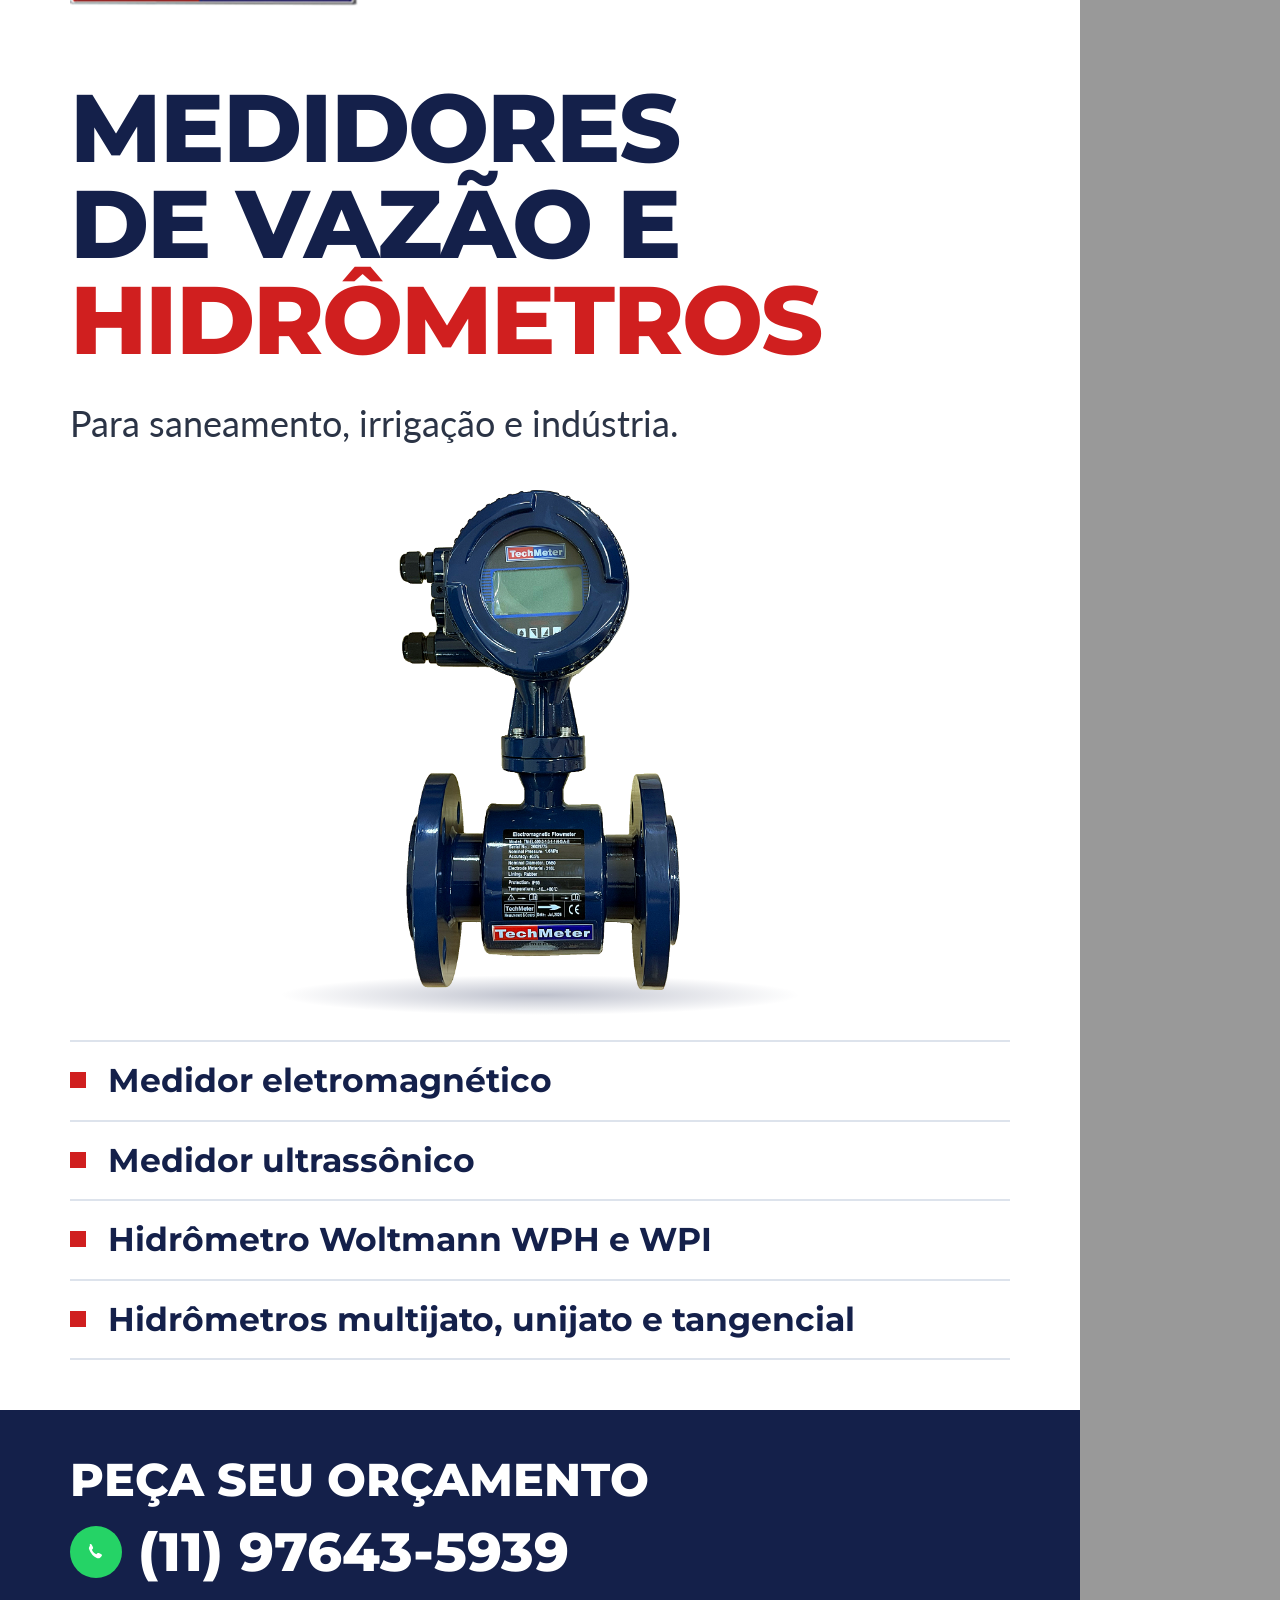
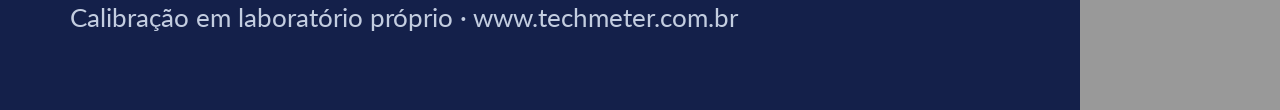
<file: campanhas/2026-11-linha-medicao/folheto.html>
<!doctype html>
<html lang="pt-BR"><head><meta charset="utf-8">
<style>
@font-face{font-family:Lato;font-weight:400;src:url(../../modelos/manual-tecnico/assets/fontes/Lato-Regular.ttf)}
@font-face{font-family:Lato;font-weight:700;src:url(../../modelos/manual-tecnico/assets/fontes/Lato-Bold.ttf)}
@font-face{font-family:Montserrat;font-weight:100 900;src:url("../../modelos/manual-tecnico/assets/fontes/Montserrat[wght].ttf")}
:root{--navy:#14204a;--azul:#1b46a0;--verm:#d01f1f;--txt:#2b3446;--cinza:#eef1f5}
*{box-sizing:border-box;margin:0;padding:0}
body{background:#999}
.arte{position:relative;overflow:hidden;background:#fff;font-family:Lato,sans-serif;color:var(--navy)}
.feed{width:1080px;height:1350px}.story{width:1080px;height:1920px}
.topo{display:flex;justify-content:space-between;align-items:center}
.topo img{height:58px}
.topo span{font:700 20px Montserrat;letter-spacing:3px;color:#7a8499}
h1{font:800 82px/1 Montserrat;letter-spacing:-2px;text-transform:uppercase;color:var(--navy)}
h1 span{color:var(--verm)}
.sub{font:400 32px/1.3 Lato;color:var(--txt)}
.lista{list-style:none}
.lista li{font:700 33px/1.2 Montserrat;color:var(--navy);padding:19px 0;border-bottom:2px solid #dde3ec;display:flex;gap:22px;align-items:baseline}
.lista li:first-child{border-top:2px solid #dde3ec}
.lista li::before{content:"";flex:none;width:16px;height:16px;background:var(--verm);transform:translateY(-4px)}
.lista li small{display:block;font:400 24px Lato;color:#5b6577;margin-top:6px}
.foto{position:absolute}
.piso{position:absolute;height:40px;border-radius:50%;background:radial-gradient(closest-side,rgba(20,32,74,.28),rgba(20,32,74,0))}
.barra{position:absolute;left:0;right:0;background:var(--cinza);display:flex;justify-content:center;gap:46px;font:700 24px Lato;color:var(--navy)}
.barra b{color:var(--verm)}
.rodape{position:absolute;left:0;right:0;bottom:0;background:var(--navy);color:#fff}
.rodape .chamada{font:800 46px/1 Montserrat;text-transform:uppercase}
.rodape .zap{white-space:nowrap;font:800 54px/1 Montserrat;color:#fff;display:flex;align-items:center;gap:16px}
.rodape .zap i{width:52px;height:52px;border-radius:50%;background:#25d366;display:grid;place-items:center}
.rodape .site{font:400 26px Lato;color:#c3cde0}
.corte{position:absolute;top:0;bottom:0;width:14px;background:var(--verm)}
</style></head><body>

<section class="arte feed" id="feed">
 <div class="topo" style="position:absolute;left:64px;right:64px;top:54px"><img src="assets/logo-techmeter.png" alt="TechMeter"><span>DESDE 1991</span></div>
 <h1 style="position:absolute;left:64px;top:175px;width:620px;font-size:72px">Medidores<br>de vazão e<br><span>hidrômetros</span></h1>
 <p class="sub" style="position:absolute;left:64px;top:425px;width:560px">Para saneamento, irrigação e indústria.</p>
 <div class="piso" style="right:40px;width:400px;top:722px"></div>
 <img class="foto" src="assets/eletromagnetico-foto.png" style="right:50px;top:160px;height:580px" alt="Medidor de vazão eletromagnético Techmeter">
 <ul class="lista" style="position:absolute;left:64px;right:64px;top:780px">
  <li>Medidor eletromagnético</li>
  <li>Medidor ultrassônico</li>
  <li>Hidrômetro Woltmann WPH e WPI</li>
  <li>Hidrômetros multijato, unijato e tangencial</li>
 </ul>
 <div class="rodape" style="height:210px;padding:0 64px;display:flex;align-items:center;justify-content:space-between">
  <div><div class="chamada">Peça seu orçamento</div><div class="site" style="margin-top:14px">www.techmeter.com.br</div></div>
  <div class="zap"><i><svg width="30" height="30" viewBox="0 0 24 24"><path fill="#fff" d="M7 6c.5-.5 1.2-.5 1.6.1l1 2c.2.5.1 1-.3 1.4l-.6.6c.7 1.6 2 2.9 3.6 3.6l.6-.6c.4-.4.9-.5 1.4-.3l2 1c.6.4.6 1.1.1 1.6l-.9.9c-.8.8-1.9 1-2.9.5A12 12 0 0 1 6.6 10c-.5-1-.3-2.1.5-2.9z"/></svg></i><span style="font-size:42px">(11) 97643-5939</span></div>
 </div>
</section>

<div style="height:40px"></div>

<section class="arte story" id="story">
 <div class="topo" style="position:absolute;left:70px;right:70px;top:150px"><img src="assets/logo-techmeter.png" alt="TechMeter" style="height:66px"><span>DESDE 1991</span></div>
 <h1 style="position:absolute;left:70px;top:290px;font-size:96px">Medidores<br>de vazão e<br><span>hidrômetros</span></h1>
 <p class="sub" style="position:absolute;left:70px;top:610px;font-size:36px">Para saneamento, irrigação e indústria.</p>
 <div class="piso" style="left:50%;transform:translateX(-50%);width:520px;top:1185px"></div>
 <img class="foto" src="assets/eletromagnetico-foto.png" style="left:50%;transform:translateX(-50%);top:700px;height:500px" alt="Medidor de vazão eletromagnético Techmeter">
 <ul class="lista" style="position:absolute;left:70px;right:70px;top:1250px">
  <li>Medidor eletromagnético</li>
  <li>Medidor ultrassônico</li>
  <li>Hidrômetro Woltmann WPH e WPI</li>
  <li>Hidrômetros multijato, unijato e tangencial</li>
 </ul>
 <div class="rodape" style="height:300px;padding:40px 70px 70px;display:flex;flex-direction:column;justify-content:center;gap:22px">
  <div class="chamada">Peça seu orçamento</div>
  <div class="zap"><i><svg width="30" height="30" viewBox="0 0 24 24"><path fill="#fff" d="M7 6c.5-.5 1.2-.5 1.6.1l1 2c.2.5.1 1-.3 1.4l-.6.6c.7 1.6 2 2.9 3.6 3.6l.6-.6c.4-.4.9-.5 1.4-.3l2 1c.6.4.6 1.1.1 1.6l-.9.9c-.8.8-1.9 1-2.9.5A12 12 0 0 1 6.6 10c-.5-1-.3-2.1.5-2.9z"/></svg></i>(11) 97643-5939</div>
  <div class="site">Calibração em laboratório próprio · www.techmeter.com.br</div>
 </div>
</section>
</body></html>
</file>
<file: site/manual/eletromagnetico/estilo.css>
/* Manual online Techmeter — medidor de vazão eletromagnético */
@font-face { font-family: Lato; font-weight: 400; font-display: swap; src: url(fontes/Lato-Regular.ttf); }
@font-face { font-family: Lato; font-weight: 700; font-display: swap; src: url(fontes/Lato-Bold.ttf); }
@font-face { font-family: Montserrat; font-weight: 100 900; font-display: swap; src: url("fontes/Montserrat[wght].ttf"); }

:root {
  --bg: #f4f6f9; --card: #ffffff; --ink: #14204a; --txt: #333c4f; --soft: #667085;
  --line: #dde3ec; --faixa: #eef2f8; --azul: #1b46a0; --verm: #d01f1f; --verde: #1f9d55;
  --aviso-bg: #fdf1f0; --nota-bg: #eef4fc; --mark: #ffe58a;
  color-scheme: light;
}

* { box-sizing: border-box; }
html { scroll-behavior: smooth; scroll-padding-top: 76px; }
body { margin: 0; background: var(--bg); color: var(--txt); font: 16px/1.6 Lato, "Segoe UI", Arial, sans-serif; }
img { max-width: 100%; height: auto; }
a { color: var(--azul); }
:focus-visible { outline: 2px solid var(--azul); outline-offset: 2px; }

/* barra superior */
.topo { position: sticky; top: 0; z-index: 20; background: #14204a; color: #fff;
  padding: 10px max(16px, env(safe-area-inset-right, 0px)) 10px max(16px, env(safe-area-inset-left, 0px));
  padding-top: max(10px, env(safe-area-inset-top, 0px)); display: flex; align-items: center; gap: 12px; }
.topo img { height: 30px; width: auto; display: block; }
.topo .t { flex: 1; min-width: 0; font: 700 14px/1.2 Montserrat; white-space: nowrap; overflow: hidden; text-overflow: ellipsis; }
.topo .t small { display: block; font: 400 12px Lato; color: #b8c4dc; }
.topo button { background: rgba(255,255,255,.12); color: #fff; border: 0; border-radius: 8px; padding: 8px 12px; font: 700 14px Lato; cursor: pointer; }

.pagina { max-width: 860px; margin: 0 auto; padding: 16px max(16px, env(safe-area-inset-left, 0px)) 48px max(16px, env(safe-area-inset-right, 0px)); }

/* capa do modelo */
.capa { background: var(--card); border-radius: 16px; padding: 20px; display: grid; grid-template-columns: 1fr 200px; gap: 16px; align-items: center; border: 1px solid var(--line); }
.capa .eyebrow { font: 700 12px Montserrat; letter-spacing: 2px; color: var(--verm); text-transform: uppercase; }
.capa h1 { margin: 6px 0 4px; font: 800 26px/1.15 Montserrat; color: var(--ink); text-wrap: balance; }
.capa p { margin: 0; color: var(--soft); }
.capa .foto { text-align: center; }
.capa .foto img { max-height: 230px; width: auto; }
.capa .placeholder { aspect-ratio: 1; max-width: 200px; border-radius: 12px; background: var(--faixa); display: grid; place-items: center; color: var(--soft); font: 700 13px Montserrat; text-align: center; padding: 12px; }
@media (max-width: 560px) { .capa { grid-template-columns: 1fr; } .capa .foto { order: -1; } .capa .foto img { max-height: 200px; } }

/* ações rápidas */
.acoes { display: grid; grid-template-columns: repeat(auto-fit, minmax(150px, 1fr)); gap: 10px; margin: 14px 0; }
.acoes a { display: flex; align-items: center; gap: 10px; background: var(--card); border: 1px solid var(--line); border-radius: 12px;
  padding: 12px 14px; color: var(--ink); text-decoration: none; font: 700 15px Lato; }
.acoes a svg { flex: none; width: 22px; height: 22px; }
.acoes a.zap { background: #1f9d55; border-color: #1f9d55; color: #fff; }

/* modelo 3D embutido (só visualização) */
.v3d { background: var(--card); border: 1px solid var(--line); border-radius: 14px; overflow: hidden; margin: 0 0 14px; }
.v3d iframe { display: block; width: 100%; height: min(70vh, 460px); border: 0; }
.v3d p { margin: 0; padding: 8px 14px; font-size: 13.5px; color: var(--soft); border-top: 1px solid var(--line); }

/* busca e índice */
.busca { position: relative; margin: 6px 0 14px; }
.busca input { width: 100%; padding: 13px 14px 13px 42px; font: 16px Lato; border: 1px solid var(--line); border-radius: 12px; background: var(--card); color: var(--txt); }
.busca svg { position: absolute; left: 14px; top: 50%; transform: translateY(-50%); width: 18px; height: 18px; color: var(--soft); }
.busca .vazio { margin: 10px 2px 0; color: var(--soft); }
.indice { background: var(--card); border: 1px solid var(--line); border-radius: 12px; padding: 6px 0; margin-bottom: 14px; }
.indice a { display: flex; gap: 12px; padding: 9px 16px; color: var(--txt); text-decoration: none; }
.indice a:hover { background: var(--faixa); }
.indice a b { color: var(--azul); min-width: 22px; font-family: Montserrat; }

/* seções */
section.cap { background: var(--card); border: 1px solid var(--line); border-radius: 14px; margin: 14px 0; overflow: hidden; }
section.cap > h2 { margin: 0; padding: 14px 18px; background: var(--faixa); font: 800 18px/1.25 Montserrat; color: var(--ink); display: flex; gap: 10px; }
section.cap > h2 b { color: var(--verm); }
.corpo { padding: 6px 18px 16px; }
h3 { font: 700 16px/1.3 Montserrat; color: var(--ink); margin: 18px 0 8px; }
p { margin: 0 0 10px; }
ul, ol { margin: 0 0 10px; padding-left: 22px; } li { margin-bottom: 4px; }
.tabela { overflow-x: auto; margin: 6px 0 12px; border: 1px solid var(--line); border-radius: 10px; }
table { width: 100%; border-collapse: collapse; font-size: 14.5px; font-variant-numeric: tabular-nums; }
th { background: #14204a; color: #fff; text-align: left; font-weight: 700; padding: 9px 10px; white-space: nowrap; }
td { padding: 8px 10px; border-top: 1px solid var(--line); vertical-align: top; }
tr:nth-child(even) td { background: var(--faixa); }
td.c, th.c { text-align: center; }
.cod { font-family: Montserrat; font-weight: 700; color: var(--ink); white-space: nowrap; }
.fig { margin: 8px 0 14px; text-align: center; }
.fig img { display: block; margin: 0 auto; border-radius: 8px; }
.fig figcaption { font-size: 13.5px; color: var(--soft); margin-top: 6px; font-style: italic; }
.figs { display: grid; grid-template-columns: repeat(auto-fit, minmax(300px, 1fr)); gap: 10px 16px; margin: 8px 0 14px; }
.figs .fig { margin: 0; border: 1px solid var(--line); border-radius: 10px; padding: 10px 10px 8px; background: #fff; }
.figs .fig figcaption { font-style: normal; font-weight: 700; color: var(--ink); }
.tecla.ic { min-width: 0; padding: 0; border: 0; background: none; vertical-align: -6px; line-height: 0; }
.tecla.ic svg { width: 24px; height: 24px; color: var(--ink); }
.validar { background: #fff3c4; color: #7a5200; font-style: normal; font-weight: 700; border-radius: 4px; padding: 0 4px; }
.versoes { display: grid; grid-template-columns: repeat(auto-fit, minmax(200px, 1fr)); gap: 12px; margin: 8px 0 14px; }
.versao { margin: 0; background: #fff; border: 1px solid var(--line); border-radius: 12px; overflow: hidden; }
.versao img { display: block; width: 100%; aspect-ratio: 1; object-fit: contain; }
.versao figcaption { padding: 0 14px 12px; font-size: 14.5px; color: var(--txt); }
.versao figcaption b { display: block; font: 800 15px/1.3 Montserrat; color: var(--ink); margin-bottom: 2px; }
.galeria { display: grid; grid-template-columns: repeat(3, 1fr); gap: 8px; margin: 8px 0 14px; }
.galeria img { aspect-ratio: 3/4; object-fit: cover; width: 100%; border-radius: 10px; }
.aviso, .nota { border-left: 4px solid var(--verm); background: var(--aviso-bg); padding: 10px 14px; border-radius: 6px; margin: 10px 0 14px; }
.nota { border-color: var(--azul); background: var(--nota-bg); }
.aviso b { color: var(--verm); }
details { border: 1px solid var(--line); border-radius: 10px; margin: 8px 0 12px; }
details summary { cursor: pointer; padding: 11px 14px; font: 700 15px Lato; color: var(--ink); }
details > div { padding: 0 14px 10px; }
mark { background: var(--mark); color: inherit; border-radius: 3px; }
.tecla { display: inline-block; min-width: 26px; padding: 1px 7px; border: 1px solid var(--soft); border-radius: 6px; font: 700 13px Lato; text-align: center; background: var(--faixa); color: var(--ink); }

.rodape { text-align: center; color: var(--soft); font-size: 14px; padding: 24px 0 0; }
.rodape b { color: var(--ink); }

/* lista de modelos (página inicial) */
.modelos { display: grid; grid-template-columns: repeat(auto-fit, minmax(240px, 1fr)); gap: 12px; }
.modelo { background: var(--card); border: 1px solid var(--line); border-radius: 14px; padding: 16px; text-decoration: none; color: var(--txt); display: grid; grid-template-columns: 80px 1fr; gap: 12px; align-items: center; }
.modelo img { max-height: 90px; width: auto; margin: 0 auto; }
.modelo b { display: block; font: 800 16px Montserrat; color: var(--ink); }

@media print {
  .topo, .acoes, .busca, .indice, .so-tela { display: none !important; }
  body { background: #fff; font-size: 11pt; }
  section.cap { break-inside: auto; border: 0; margin: 0 0 6mm; }
  section.cap > h2 { break-after: avoid; }
  details { border: 0; } details > summary { display: none; }
  details > div { padding: 0; }
  .tabela { overflow: visible; }
  tr, .fig { break-inside: avoid; }
  .figs { grid-template-columns: 1fr 1fr; }
  .versoes { grid-template-columns: repeat(3, 1fr); }
}
</file>
